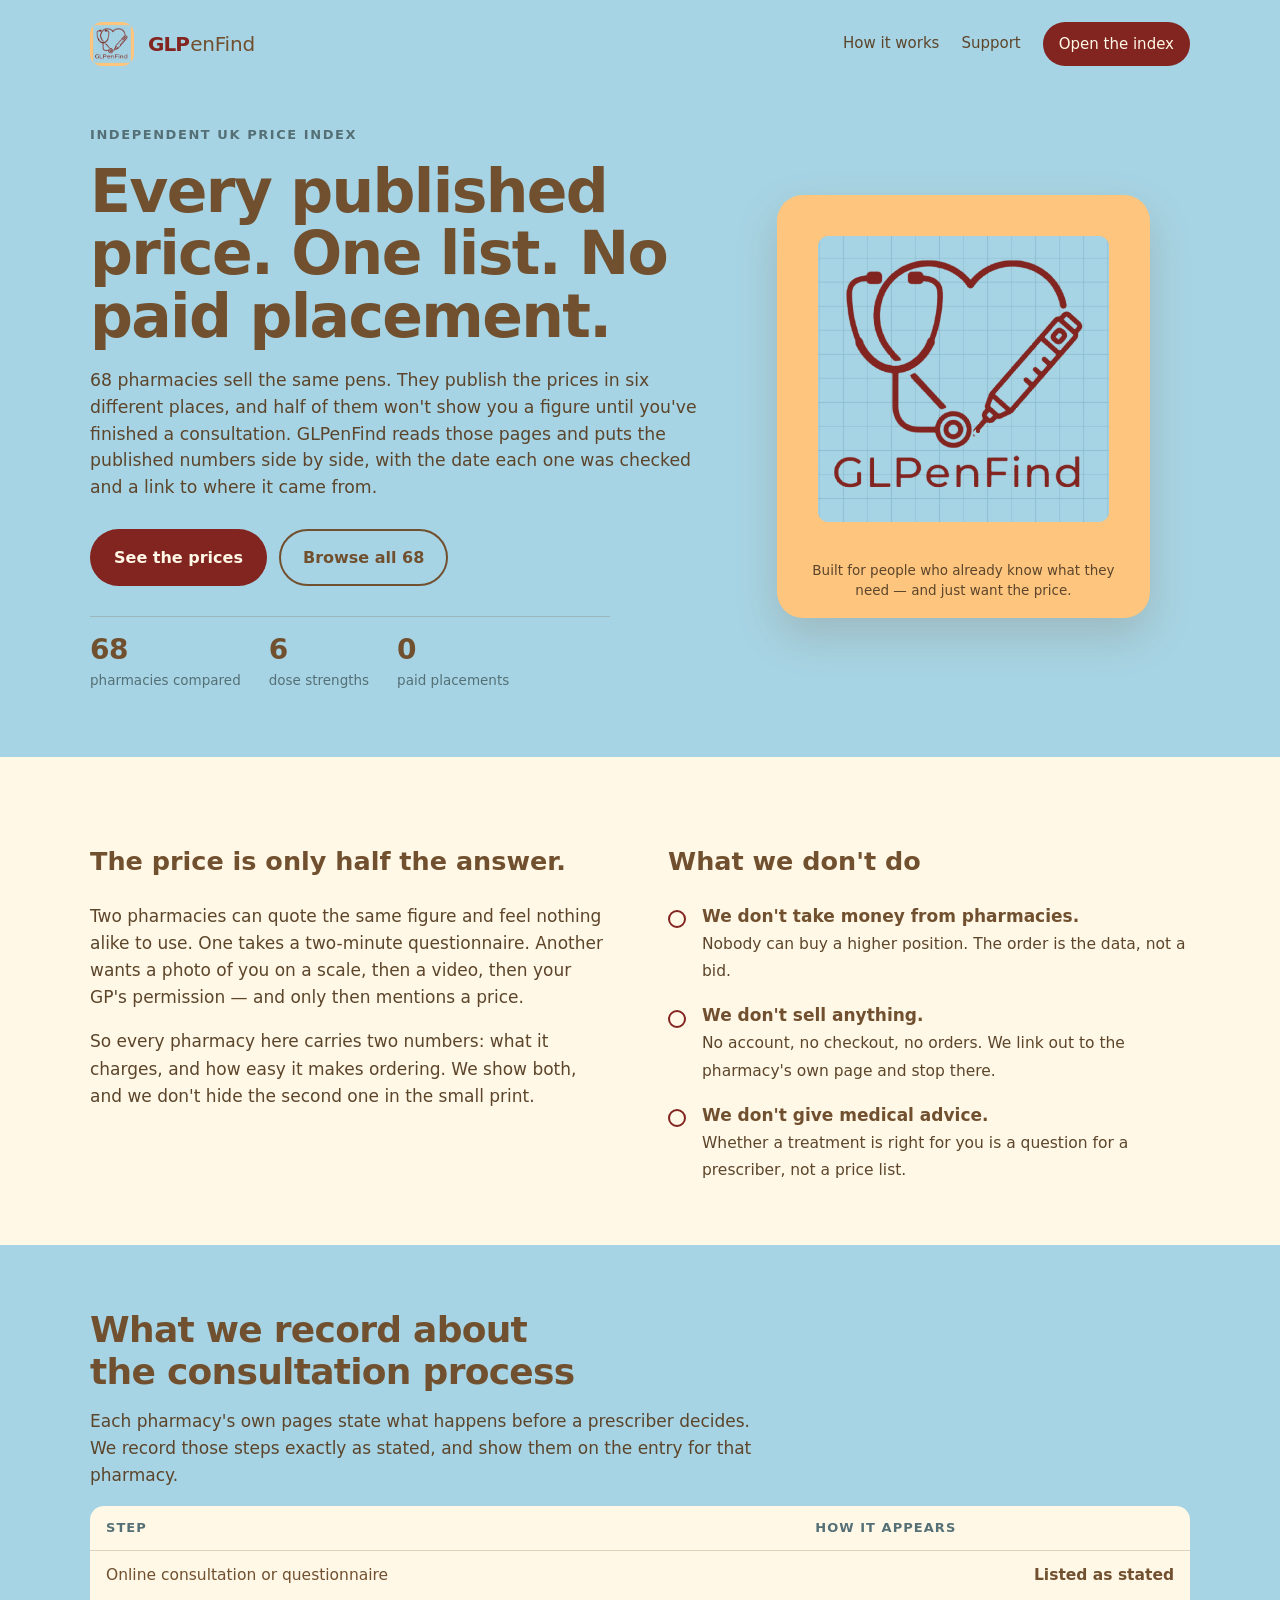
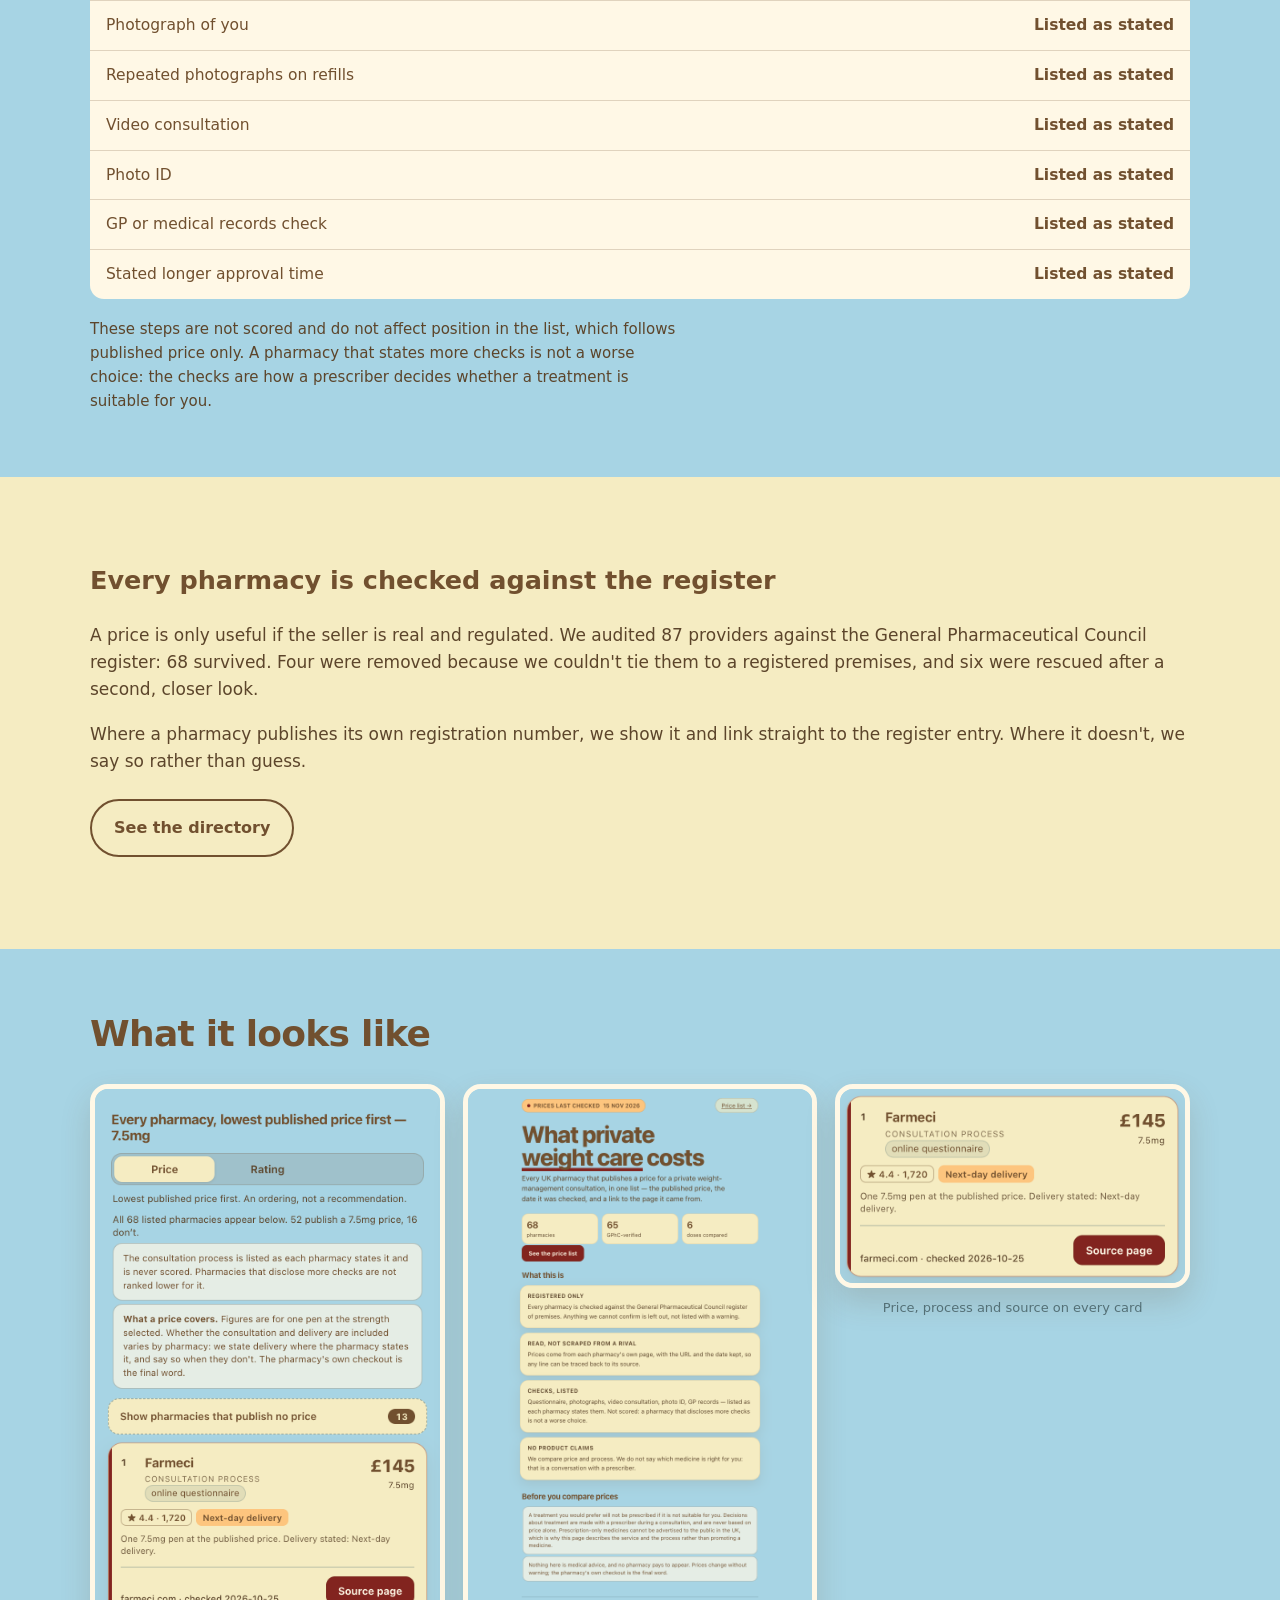
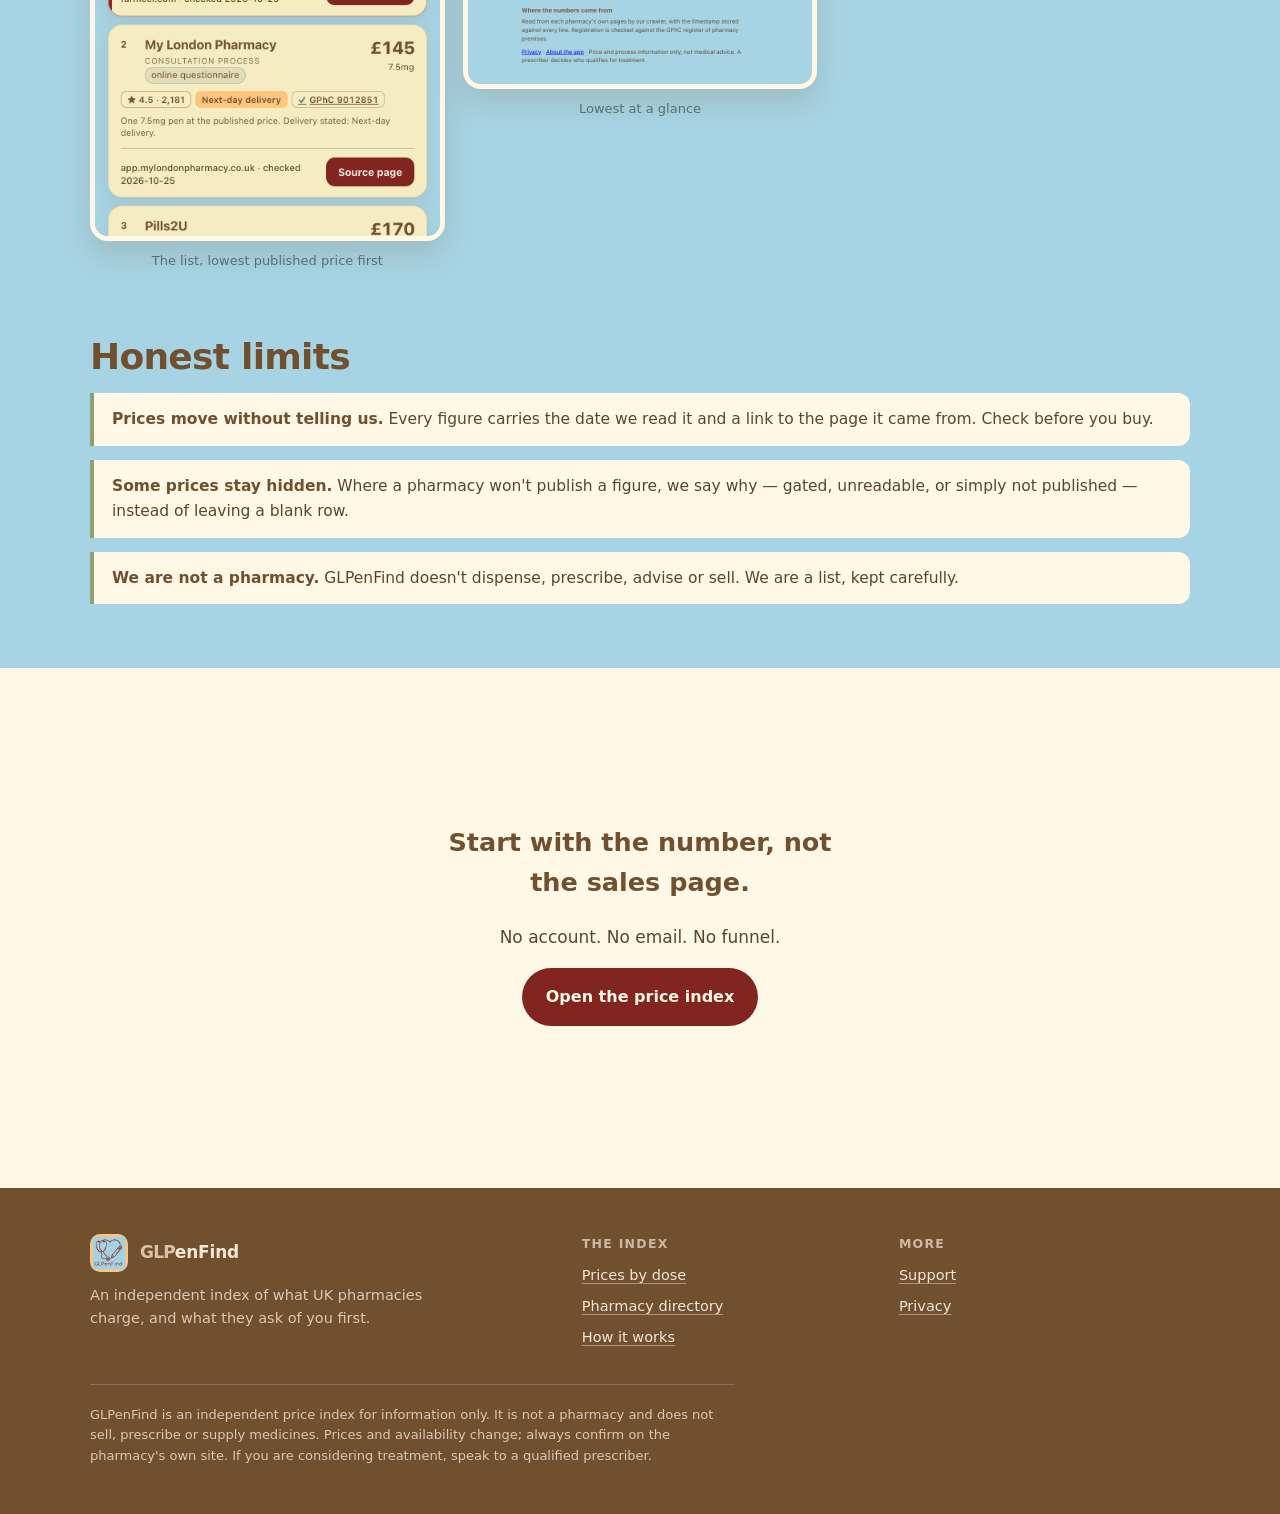
<file: index.html>
<!doctype html>
<html lang="en-GB">
<head>
<meta charset="utf-8">
<meta name="viewport" content="width=device-width, initial-scale=1">
<meta http-equiv="Cache-Control" content="no-store">
<title>GLPenFind — every published price, one list</title>
<meta name="description" content="An independent UK price index for weight-loss pens. 68 pharmacies, six dose strengths, with the published price, the date it was checked, and a link to the source page.">
<meta name="theme-color" content="#a7d4e4">
<link rel="icon" href="icon-192.png">
<link rel="apple-touch-icon" href="apple-touch-icon.png">
<link rel="stylesheet" href="site.css?v=6">
<style>html{scroll-behavior:smooth}</style>
</head>
<body>
<a class="skip" href="#main">Skip to content</a>

<div class="wrap">
  <header class="masthead">
    <img class="mark" src="img/logo.png" alt="">
    <a class="wordmark" href="index.html"><span class="glp">GLP</span>enFind</a>
    <nav class="nav">
      <a href="how-it-works.html">How it works</a>
      <a href="support.html">Support</a>
      <a class="cta" href="prices.html">Open the index</a>
    </nav>
  </header>
</div>

<main id="main">
  <div class="wrap">
    <section class="hero">
      <div>
        <p class="eyebrow">Independent UK price index</p>
        <h1>Every published price. One list. No paid placement.</h1>
        <p class="lede">68 pharmacies sell the same pens. They publish the prices in six different places, and half of them won't show you a figure until you've finished a consultation. GLPenFind reads those pages and puts the published numbers side by side, with the date each one was checked and a link to where it came from.</p>
        <div class="actions">
          <a class="btn btn-solid" href="prices.html">See the prices</a>
          <a class="btn btn-ghost" href="pharmacies.html">Browse all 68</a>
        </div>
        <div class="stats">
          <div class="stat"><b>68</b><span>pharmacies compared</span></div>
          <div class="stat"><b>6</b><span>dose strengths</span></div>
          <div class="stat"><b>0</b><span>paid placements</span></div>
        </div>
      </div>

      <figure class="hero-art">
        <img src="img/logo-hero.png" alt="GLPenFind logo: a stethoscope and an injection pen forming a heart, on graph paper">
        <figcaption>Built for people who already know what they need — and just want the price.</figcaption>
      </figure>
    </section>
  </div>

  <div class="band">
    <div class="wrap twoup">
      <div>
        <h2>The price is only half the answer.</h2>
        <p class="sub">Two pharmacies can quote the same figure and feel nothing alike to use. One takes a two-minute questionnaire. Another wants a photo of you on a scale, then a video, then your GP's permission — and only then mentions a price.</p>
        <p class="sub">So every pharmacy here carries two numbers: what it charges, and how easy it makes ordering. We show both, and we don't hide the second one in the small print.</p>
      </div>
      <div>
        <h2>What we don't do</h2>
        <ul class="points">
          <li><b>We don't take money from pharmacies.</b><span>Nobody can buy a higher position. The order is the data, not a bid.</span></li>
          <li><b>We don't sell anything.</b><span>No account, no checkout, no orders. We link out to the pharmacy's own page and stop there.</span></li>
          <li><b>We don't give medical advice.</b><span>Whether a treatment is right for you is a question for a prescriber, not a price list.</span></li>
        </ul>
      </div>
    </div>
  </div>

  <div class="wrap">
    <section style="padding:64px 0">
      <h2>What we record about the consultation process</h2>
      <p class="sub">Each pharmacy's own pages state what happens before a prescriber decides. We record those steps exactly as stated, and show them on the entry for that pharmacy.</p>
      <table class="record-table">
        <thead><tr><th>Step</th><th>How it appears</th></tr></thead>
        <tbody>
          <tr><td>Online consultation or questionnaire</td><td>Listed as stated</td></tr>
          <tr><td>Photograph of you</td><td>Listed as stated</td></tr>
          <tr><td>Repeated photographs on refills</td><td>Listed as stated</td></tr>
          <tr><td>Video consultation</td><td>Listed as stated</td></tr>
          <tr><td>Photo ID</td><td>Listed as stated</td></tr>
          <tr><td>GP or medical records check</td><td>Listed as stated</td></tr>
          <tr><td>Stated longer approval time</td><td>Listed as stated</td></tr>
        </tbody>
      </table>
      <p class="sub" style="margin-top:18px;font-size:15px">These steps are not scored and do not affect position in the list, which follows published price only. A pharmacy that states more checks is not a worse choice: the checks are how a prescriber decides whether a treatment is suitable for you.</p>
    </section>
  </div>

  <div class="band band-card">
    <div class="wrap">
      <h2>Every pharmacy is checked against the register</h2>
      <p class="sub">A price is only useful if the seller is real and regulated. We audited 87 providers against the General Pharmaceutical Council register: 68 survived. Four were removed because we couldn't tie them to a registered premises, and six were rescued after a second, closer look.</p>
      <p class="sub">Where a pharmacy publishes its own registration number, we show it and link straight to the register entry. Where it doesn't, we say so rather than guess.</p>
      <div class="actions" style="margin-top:24px">
        <a class="btn btn-ghost" href="pharmacies.html">See the directory</a>
      </div>
    </div>
  </div>

  <div class="wrap">
    <section style="padding:64px 0">
      <h2>What it looks like</h2>
      <div class="shots">
        <figure>
          <img src="img/shot-prices.png" alt="The price list screen, showing pharmacies by published price at the selected dose">
          <figcaption>The list, lowest published price first</figcaption>
        </figure>
        <figure>
          <img src="img/shot-home.png" alt="The home screen showing the lowest price at each dose">
          <figcaption>Lowest at a glance</figcaption>
        </figure>
        <figure>
          <img src="img/shot-card.png" alt="A pharmacy card showing the published price, the consultation process it states, and a link to the source page">
          <figcaption>Price, process and source on every card</figcaption>
        </figure>
      </div>
    </section>
  </div>

  <div class="wrap">
    <section style="padding:0 0 64px">
      <h2>Honest limits</h2>
      <ul class="limits">
        <li><b>Prices move without telling us.</b> Every figure carries the date we read it and a link to the page it came from. Check before you buy.</li>
        <li><b>Some prices stay hidden.</b> Where a pharmacy won't publish a figure, we say why — gated, unreadable, or simply not published — instead of leaving a blank row.</li>
        <li><b>We are not a pharmacy.</b> GLPenFind doesn't dispense, prescribe, advise or sell. We are a list, kept carefully.</li>
      </ul>
    </section>
  </div>

  <div class="band">
    <div class="wrap closer">
      <h2>Start with the number, not the sales page.</h2>
      <p class="sub">No account. No email. No funnel.</p>
      <div class="actions">
        <a class="btn btn-solid" href="prices.html">Open the price index</a>
      </div>
    </div>
  </div>
</main>

<footer>
  <div class="wrap">
    <div class="foot-grid">
      <div>
        <div class="foot-brand">
          <img class="mark" src="img/logo.png" alt="">
          <b><span class="glp">GLP</span>enFind</b>
        </div>
        <p style="margin:0;color:#d8c8b4;max-width:40ch">An independent index of what UK pharmacies charge, and what they ask of you first.</p>
      </div>
      <div>
        <h3>The index</h3>
        <ul>
          <li><a href="prices.html">Prices by dose</a></li>
          <li><a href="pharmacies.html">Pharmacy directory</a></li>
          <li><a href="how-it-works.html">How it works</a></li>
        </ul>
      </div>
      <div>
        <h3>More</h3>
        <ul>
          <li><a href="support.html">Support</a></li>
          <li><a href="privacy.html">Privacy</a></li>
        </ul>
      </div>
    </div>
    <p class="disclaimer">GLPenFind is an independent price index for information only. It is not a pharmacy and does not sell, prescribe or supply medicines. Prices and availability change; always confirm on the pharmacy's own site. If you are considering treatment, speak to a qualified prescriber.</p>
  </div>
</footer>
</body>
</html>
</file>
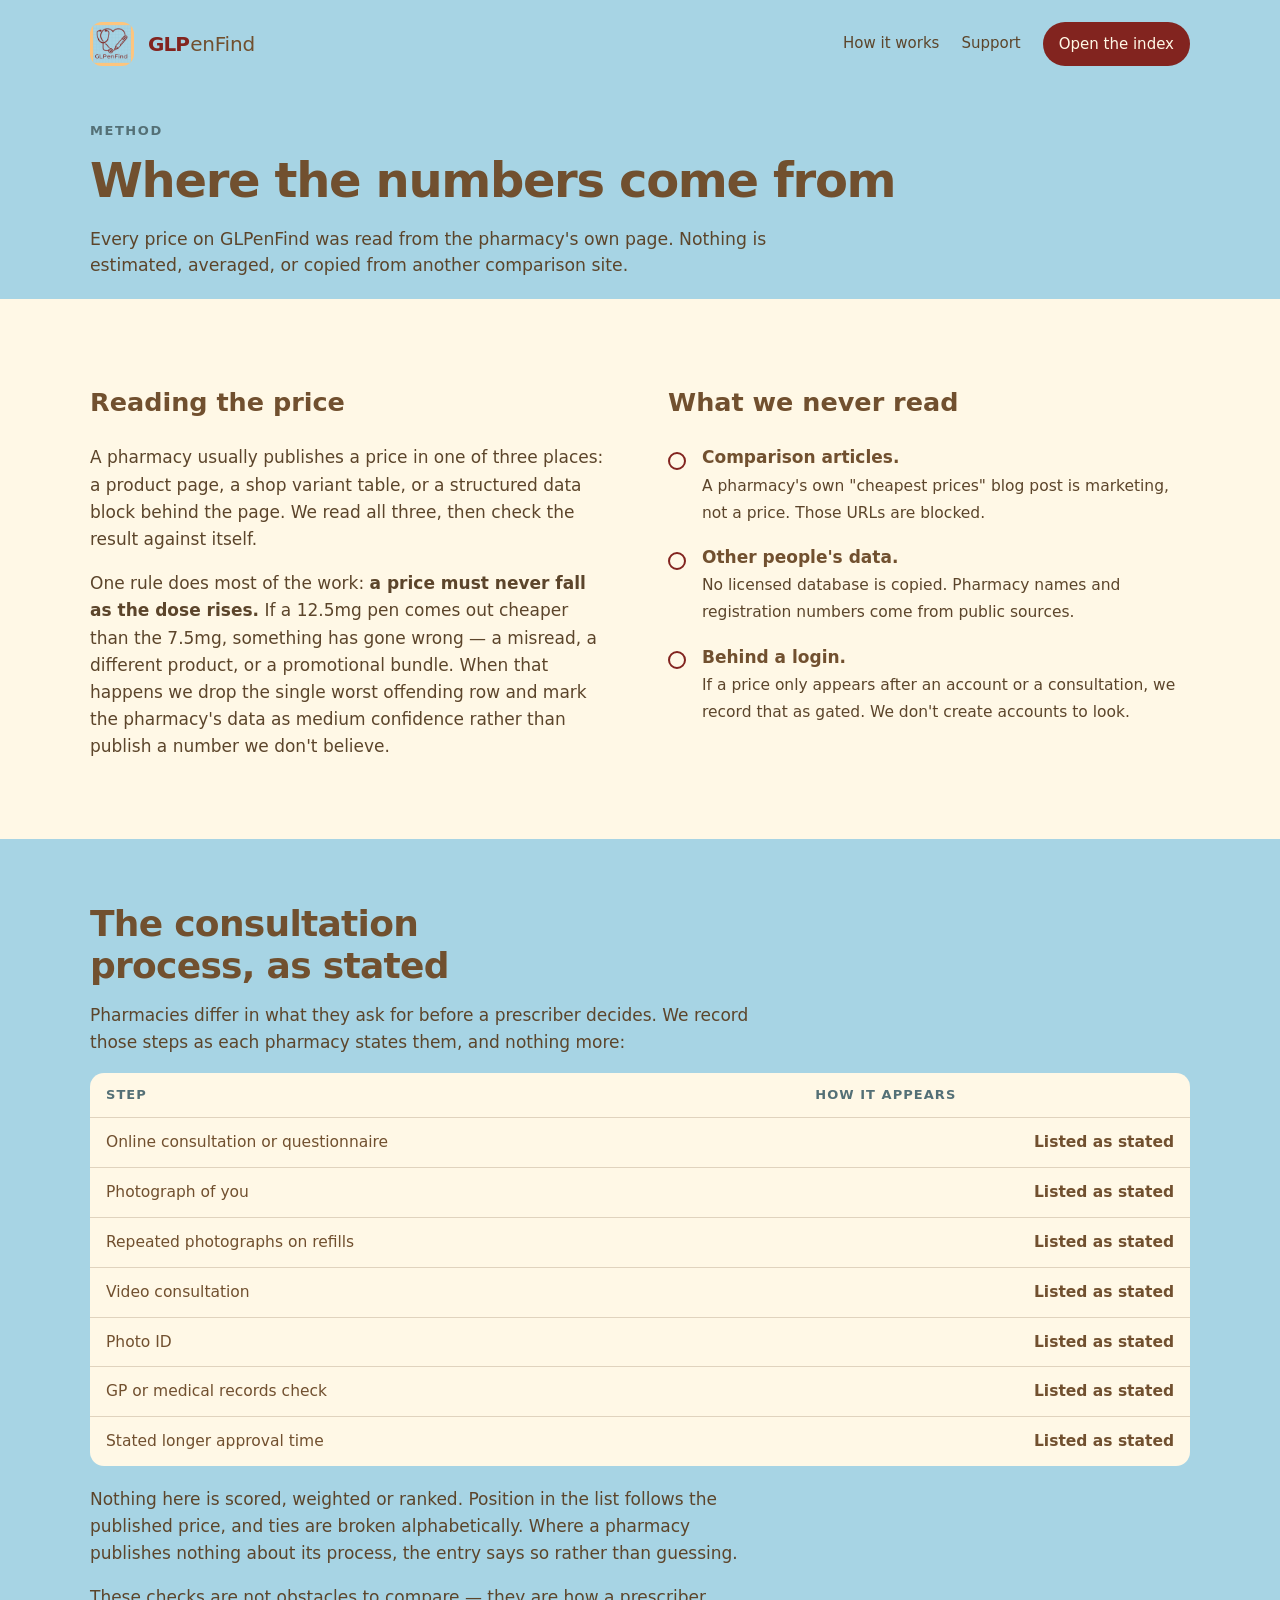
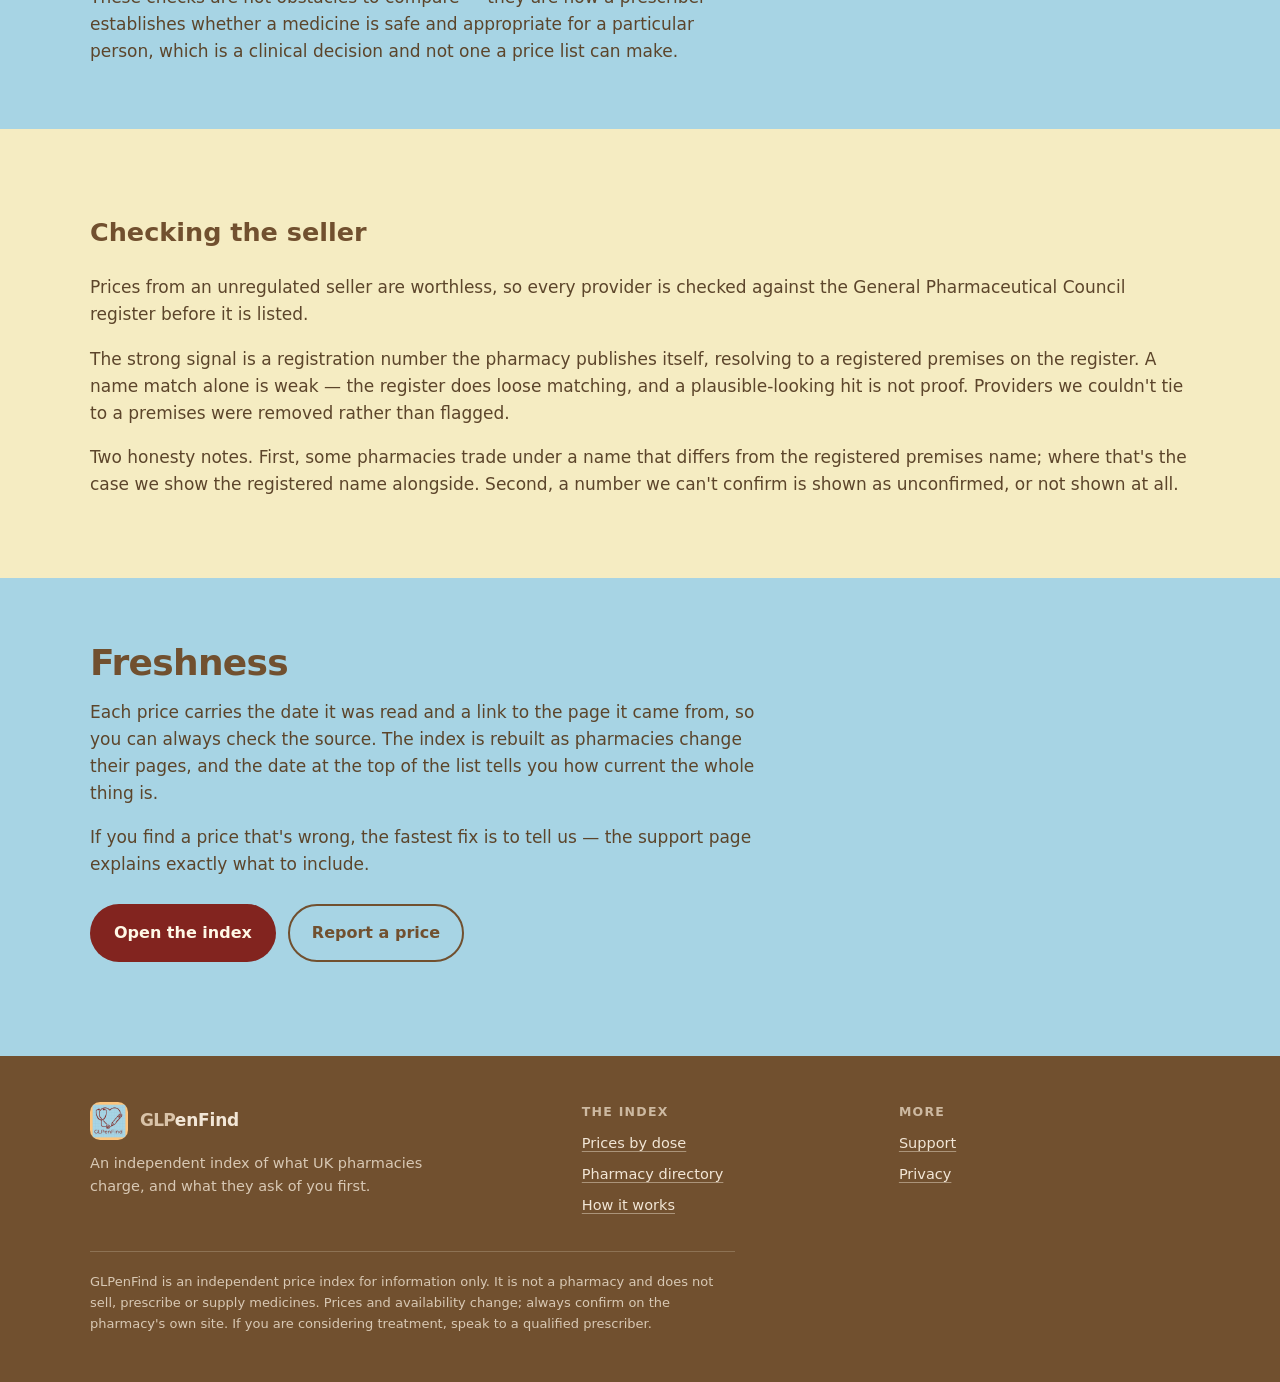
<file: how-it-works.html>
<!doctype html>
<html lang="en-GB">
<head>
<meta charset="utf-8">
<meta name="viewport" content="width=device-width, initial-scale=1">
<meta http-equiv="Cache-Control" content="no-store">
<title>How GLPenFind works — where the numbers come from</title>
<meta name="description" content="How GLPenFind reads prices, records the consultation process, verifies pharmacies against the GPhC register, and what it refuses to do.">
<meta name="theme-color" content="#a7d4e4">
<link rel="icon" href="icon-192.png">
<link rel="stylesheet" href="site.css?v=6">
</head>
<body>
<a class="skip" href="#main">Skip to content</a>

<div class="wrap">
  <header class="masthead">
    <img class="mark" src="img/logo.png" alt="">
    <a class="wordmark" href="index.html"><span class="glp">GLP</span>enFind</a>
    <nav class="nav">
      <a href="how-it-works.html" aria-current="page">How it works</a>
      <a href="support.html">Support</a>
      <a class="cta" href="prices.html">Open the index</a>
    </nav>
  </header>
</div>

<main id="main">
  <div class="wrap">
    <section style="padding:40px 0 20px">
      <p class="eyebrow">Method</p>
      <h1 style="font-size:clamp(30px,4.4vw,48px)">Where the numbers come from</h1>
      <p class="lede">Every price on GLPenFind was read from the pharmacy's own page. Nothing is estimated, averaged, or copied from another comparison site.</p>
    </section>
  </div>

  <div class="band">
    <div class="wrap twoup">
      <div>
        <h2>Reading the price</h2>
        <p class="sub">A pharmacy usually publishes a price in one of three places: a product page, a shop variant table, or a structured data block behind the page. We read all three, then check the result against itself.</p>
        <p class="sub">One rule does most of the work: <b>a price must never fall as the dose rises.</b> If a 12.5mg pen comes out cheaper than the 7.5mg, something has gone wrong — a misread, a different product, or a promotional bundle. When that happens we drop the single worst offending row and mark the pharmacy's data as medium confidence rather than publish a number we don't believe.</p>
      </div>
      <div>
        <h2>What we never read</h2>
        <ul class="points">
          <li><b>Comparison articles.</b><span>A pharmacy's own "cheapest prices" blog post is marketing, not a price. Those URLs are blocked.</span></li>
          <li><b>Other people's data.</b><span>No licensed database is copied. Pharmacy names and registration numbers come from public sources.</span></li>
          <li><b>Behind a login.</b><span>If a price only appears after an account or a consultation, we record that as gated. We don't create accounts to look.</span></li>
        </ul>
      </div>
    </div>
  </div>

  <div class="wrap">
    <section style="padding:64px 0">
      <h2>The consultation process, as stated</h2>
      <p class="sub">Pharmacies differ in what they ask for before a prescriber decides. We record those steps as each pharmacy states them, and nothing more:</p>
      <table class="record-table">
        <thead><tr><th>Step</th><th>How it appears</th></tr></thead>
        <tbody>
          <tr><td>Online consultation or questionnaire</td><td>Listed as stated</td></tr>
          <tr><td>Photograph of you</td><td>Listed as stated</td></tr>
          <tr><td>Repeated photographs on refills</td><td>Listed as stated</td></tr>
          <tr><td>Video consultation</td><td>Listed as stated</td></tr>
          <tr><td>Photo ID</td><td>Listed as stated</td></tr>
          <tr><td>GP or medical records check</td><td>Listed as stated</td></tr>
          <tr><td>Stated longer approval time</td><td>Listed as stated</td></tr>
        </tbody>
      </table>
      <p class="sub" style="margin-top:20px">Nothing here is scored, weighted or ranked. Position in the list follows the published price, and ties are broken alphabetically. Where a pharmacy publishes nothing about its process, the entry says so rather than guessing.</p>
      <p class="sub">These checks are not obstacles to compare — they are how a prescriber establishes whether a medicine is safe and appropriate for a particular person, which is a clinical decision and not one a price list can make.</p>
    </section>
  </div>

  <div class="band band-card">
    <div class="wrap">
      <h2>Checking the seller</h2>
      <p class="sub">Prices from an unregulated seller are worthless, so every provider is checked against the General Pharmaceutical Council register before it is listed.</p>
      <p class="sub">The strong signal is a registration number the pharmacy publishes itself, resolving to a registered premises on the register. A name match alone is weak — the register does loose matching, and a plausible-looking hit is not proof. Providers we couldn't tie to a premises were removed rather than flagged.</p>
      <p class="sub">Two honesty notes. First, some pharmacies trade under a name that differs from the registered premises name; where that's the case we show the registered name alongside. Second, a number we can't confirm is shown as unconfirmed, or not shown at all.</p>
    </div>
  </div>

  <div class="wrap">
    <section style="padding:64px 0">
      <h2>Freshness</h2>
      <p class="sub">Each price carries the date it was read and a link to the page it came from, so you can always check the source. The index is rebuilt as pharmacies change their pages, and the date at the top of the list tells you how current the whole thing is.</p>
      <p class="sub">If you find a price that's wrong, the fastest fix is to tell us — the support page explains exactly what to include.</p>
      <div class="actions" style="margin-top:26px">
        <a class="btn btn-solid" href="prices.html">Open the index</a>
        <a class="btn btn-ghost" href="support.html">Report a price</a>
      </div>
    </section>
  </div>
</main>

<footer>
  <div class="wrap">
    <div class="foot-grid">
      <div>
        <div class="foot-brand">
          <img class="mark" src="img/logo.png" alt="">
          <b><span class="glp">GLP</span>enFind</b>
        </div>
        <p style="margin:0;color:#d8c8b4;max-width:40ch">An independent index of what UK pharmacies charge, and what they ask of you first.</p>
      </div>
      <div>
        <h3>The index</h3>
        <ul>
          <li><a href="prices.html">Prices by dose</a></li>
          <li><a href="pharmacies.html">Pharmacy directory</a></li>
          <li><a href="how-it-works.html">How it works</a></li>
        </ul>
      </div>
      <div>
        <h3>More</h3>
        <ul>
          <li><a href="support.html">Support</a></li>
          <li><a href="privacy.html">Privacy</a></li>
        </ul>
      </div>
    </div>
    <p class="disclaimer">GLPenFind is an independent price index for information only. It is not a pharmacy and does not sell, prescribe or supply medicines. Prices and availability change; always confirm on the pharmacy's own site. If you are considering treatment, speak to a qualified prescriber.</p>
  </div>
</footer>
</body>
</html>
</file>
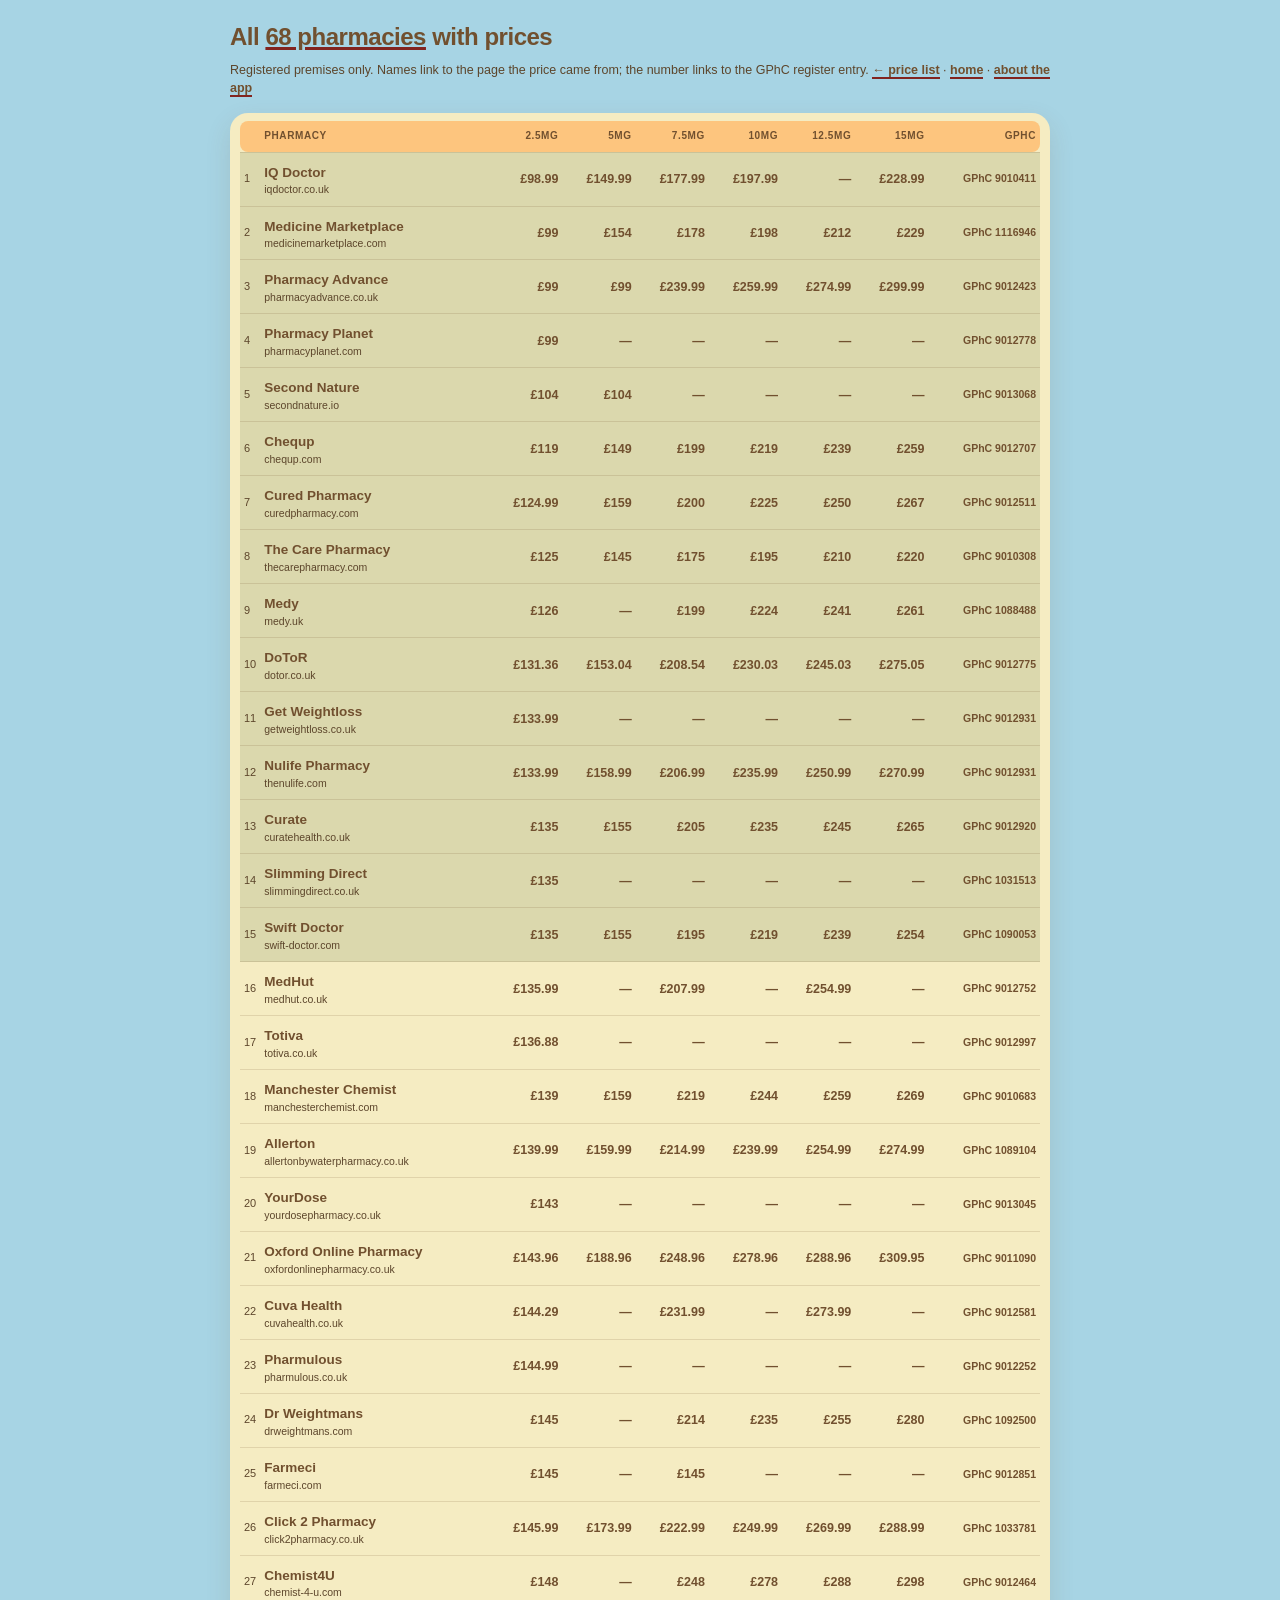
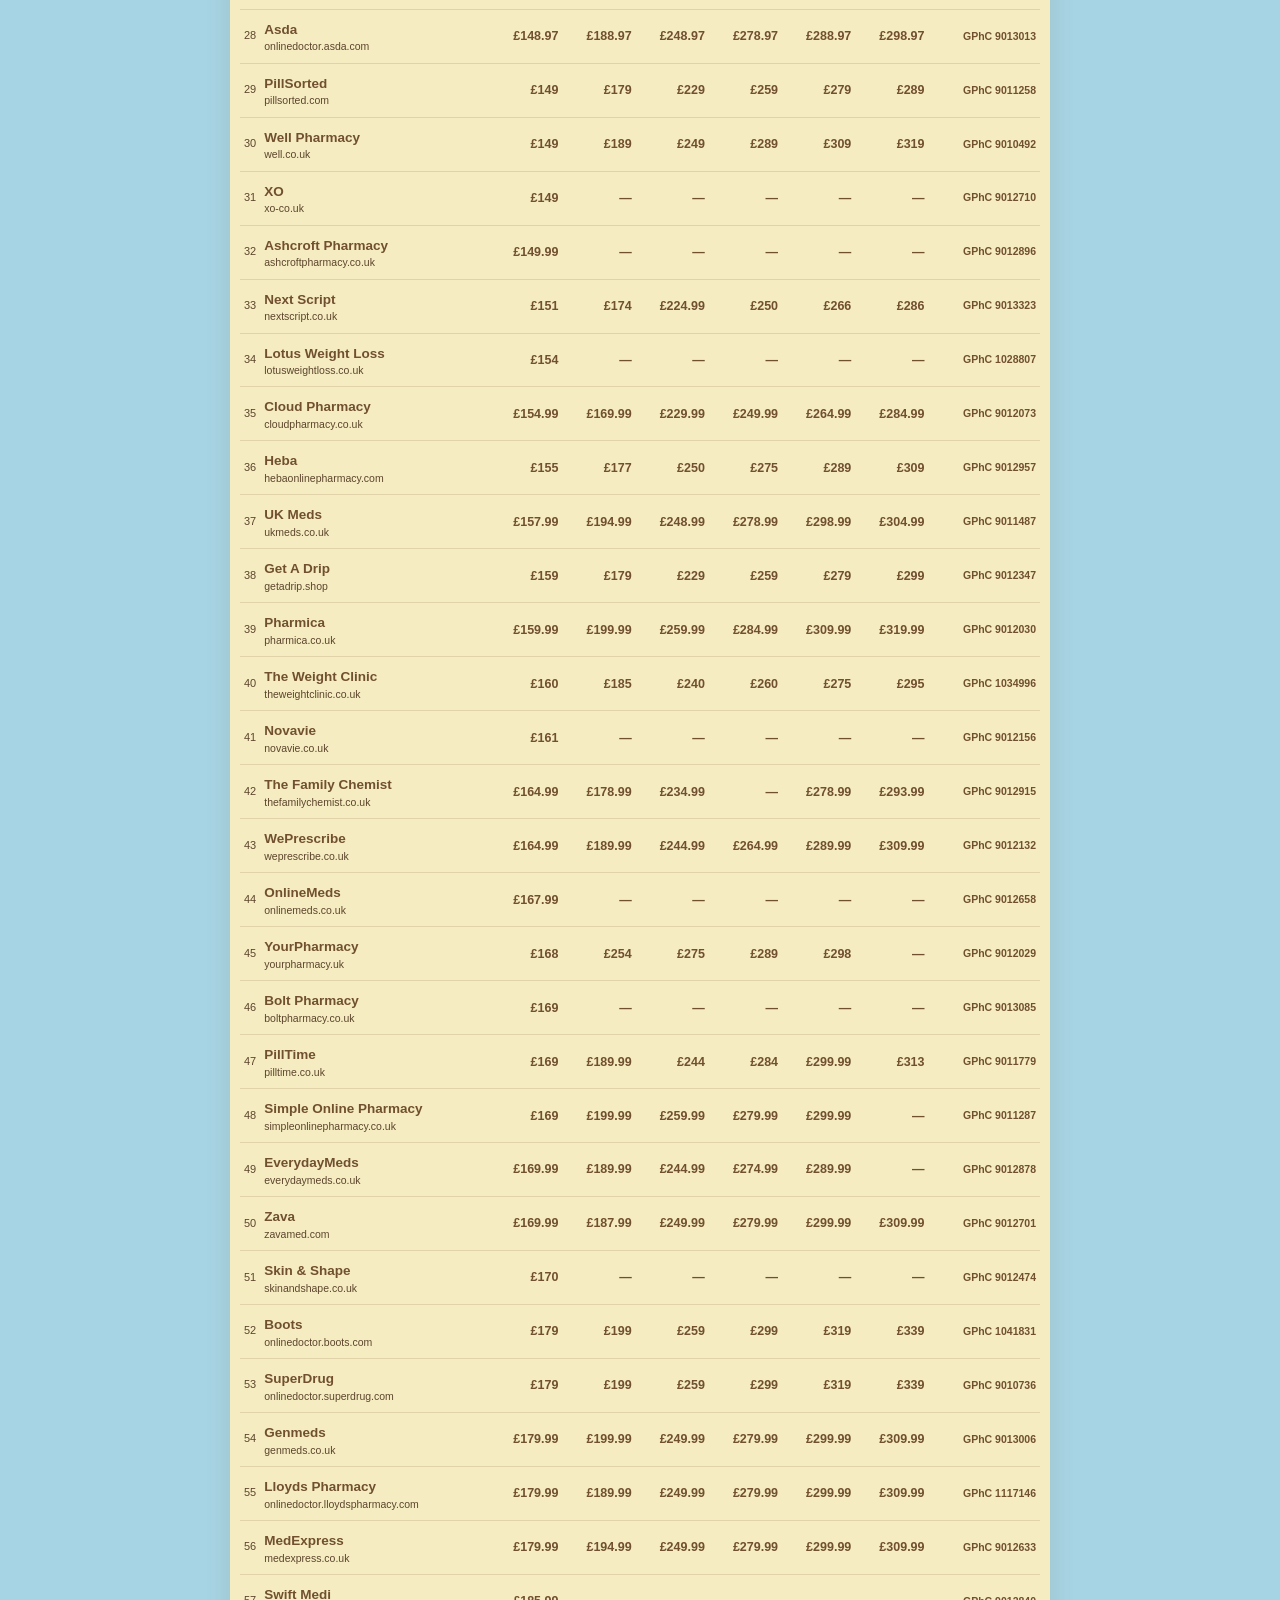
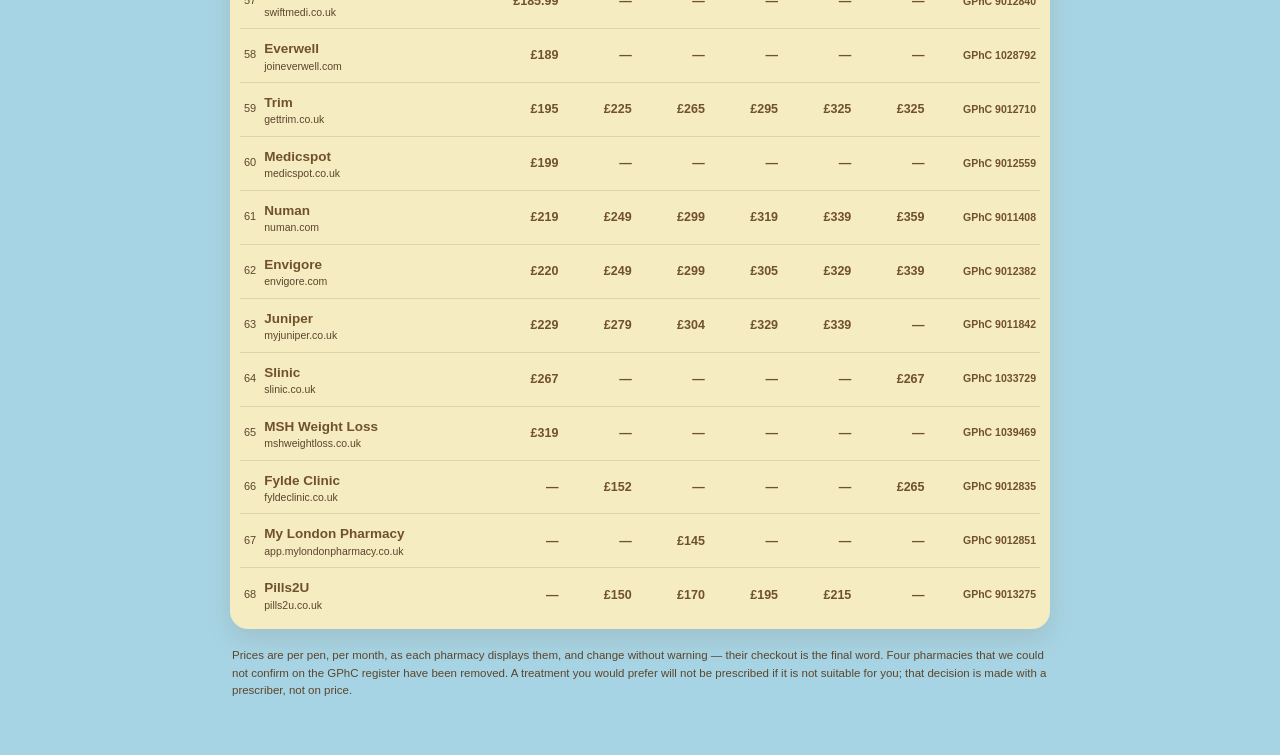
<file: pharmacies.html>
<!doctype html><html lang="en-GB"><head><meta charset="utf-8">
<meta http-equiv="Cache-Control" content="no-store, must-revalidate">
<meta name="viewport" content="width=device-width, initial-scale=1">
<meta name="theme-color" content="#a7d4e4">
<title>All pharmacies with prices — registered only</title>
<style>
:root{--field:#a7d4e4;--card:#f5ecc2;--ink:#71502f;--soft:#5c452b;--oxblood:#82241f;
--apricot:#fdc57e;--slate:#547076;--sage:#8fa071}
*{box-sizing:border-box}
body{margin:0;padding:20px 14px 56px;background:var(--field);color:var(--ink);
font:15px/1.45 -apple-system,BlinkMacSystemFont,"Segoe UI",Inter,sans-serif}
.wrap{max-width:820px;margin:0 auto}
h1{font-size:24px;letter-spacing:-.02em;margin:0 0 6px}
h1 em{font-style:normal;text-decoration:underline;text-decoration-color:var(--oxblood);
text-decoration-thickness:.13em;text-underline-offset:.09em}
.sub{color:var(--soft);font-size:12.5px;margin:0 0 16px}
.sub a{color:var(--ink);text-decoration:none;font-weight:650;border-bottom:2px solid var(--oxblood)}
.plate{background:var(--card);border-radius:18px;padding:8px 10px;box-shadow:0 10px 26px rgba(113,80,47,.14)}
table{width:100%;border-collapse:collapse;font-variant-numeric:tabular-nums}
thead th{position:sticky;top:0;background:var(--apricot);color:var(--ink);font-size:10px;
text-transform:uppercase;letter-spacing:.06em;text-align:right;padding:8px 4px;font-weight:700}
thead th:first-child{border-radius:8px 0 0 8px}thead th:last-child{border-radius:0 8px 8px 0}
th.name-h{text-align:left}
td{padding:8px 4px;border-top:1px solid rgba(113,80,47,.16);vertical-align:middle}
tr.cheap td{background:rgba(143,160,113,.26)}
td.n{width:20px;color:var(--soft);font-size:11px}
td.name a{color:var(--ink);font-weight:640;text-decoration:none;font-size:13.5px}
.host{display:block;font-size:10.5px;color:var(--soft)}
td.pr{text-align:right;font-size:12.5px;font-weight:600;white-space:nowrap}
td.rt{text-align:right;font-size:10.5px;white-space:nowrap}
.reg{color:var(--ink);text-decoration:none;font-weight:650}
.reg.none{color:var(--soft)}
.note{font-size:11.5px;color:var(--soft);line-height:1.5;margin:18px 2px 0}
.scroll{overflow-x:auto}
</style></head><body><div class="wrap">
<h1>All <em>68 pharmacies</em> with prices</h1>
<p class="sub">Registered premises only. Names link to the page the price came from; the number links to the GPhC register entry. <a href="/prices.html">← price list</a> · <a href="/index.html">home</a> · <a href="/site/">about the app</a></p>
<div class="plate"><div class="scroll"><table>
<thead><tr><th></th><th class="name-h">Pharmacy</th><th>2.5mg</th><th>5mg</th><th>7.5mg</th><th>10mg</th><th>12.5mg</th><th>15mg</th><th>GPhC</th></tr></thead>
<tbody><tr class="cheap"><td class="n">1</td><td class="name"><a href="https://www.iqdoctor.co.uk/treatments/weight-loss/mounjaro-tirzepatide-injection" target="_blank" rel="noopener">IQ Doctor</a><span class="host">iqdoctor.co.uk</span></td><td class="pr">£98.99</td><td class="pr">£149.99</td><td class="pr">£177.99</td><td class="pr">£197.99</td><td class="pr">—</td><td class="pr">£228.99</td><td class="rt"><a class="reg" href="https://www.pharmacyregulation.org/registers/pharmacy/9010411" target="_blank" rel="noopener">GPhC 9010411</a></td></tr><tr class="cheap"><td class="n">2</td><td class="name"><a href="https://www.medicinemarketplace.com/all-medical-treatments/medical-weight-loss/" target="_blank" rel="noopener">Medicine Marketplace</a><span class="host">medicinemarketplace.com</span></td><td class="pr">£99</td><td class="pr">£154</td><td class="pr">£178</td><td class="pr">£198</td><td class="pr">£212</td><td class="pr">£229</td><td class="rt"><a class="reg" href="https://www.pharmacyregulation.org/registers/pharmacy/1116946" target="_blank" rel="noopener">GPhC 1116946</a></td></tr><tr class="cheap"><td class="n">3</td><td class="name"><a href="https://pharmacyadvance.co.uk/online-treatments/weight-loss" target="_blank" rel="noopener">Pharmacy Advance</a><span class="host">pharmacyadvance.co.uk</span></td><td class="pr">£99</td><td class="pr">£99</td><td class="pr">£239.99</td><td class="pr">£259.99</td><td class="pr">£274.99</td><td class="pr">£299.99</td><td class="rt"><a class="reg" href="https://www.pharmacyregulation.org/registers/pharmacy/9012423" target="_blank" rel="noopener">GPhC 9012423</a></td></tr><tr class="cheap"><td class="n">4</td><td class="name"><a href="https://www.pharmacyplanet.com/mounjaro.html" target="_blank" rel="noopener">Pharmacy Planet</a><span class="host">pharmacyplanet.com</span></td><td class="pr">£99</td><td class="pr">—</td><td class="pr">—</td><td class="pr">—</td><td class="pr">—</td><td class="pr">—</td><td class="rt"><a class="reg" href="https://www.pharmacyregulation.org/registers/pharmacy/9012778" target="_blank" rel="noopener">GPhC 9012778</a></td></tr><tr class="cheap"><td class="n">5</td><td class="name"><a href="https://www.secondnature.io/weight-loss-medication" target="_blank" rel="noopener">Second Nature</a><span class="host">secondnature.io</span></td><td class="pr">£104</td><td class="pr">£104</td><td class="pr">—</td><td class="pr">—</td><td class="pr">—</td><td class="pr">—</td><td class="rt"><a class="reg" href="https://www.pharmacyregulation.org/registers/pharmacy/9013068" target="_blank" rel="noopener">GPhC 9013068</a></td></tr><tr class="cheap"><td class="n">6</td><td class="name"><a href="https://chequp.com/mounjaro/glp-1" target="_blank" rel="noopener">Chequp</a><span class="host">chequp.com</span></td><td class="pr">£119</td><td class="pr">£149</td><td class="pr">£199</td><td class="pr">£219</td><td class="pr">£239</td><td class="pr">£259</td><td class="rt"><a class="reg" href="https://www.pharmacyregulation.org/registers/pharmacy/9012707" target="_blank" rel="noopener">GPhC 9012707</a></td></tr><tr class="cheap"><td class="n">7</td><td class="name"><a href="https://curedpharmacy.com/pages/cheapest-mounjaro-uk" target="_blank" rel="noopener">Cured Pharmacy</a><span class="host">curedpharmacy.com</span></td><td class="pr">£124.99</td><td class="pr">£159</td><td class="pr">£200</td><td class="pr">£225</td><td class="pr">£250</td><td class="pr">£267</td><td class="rt"><a class="reg" href="https://www.pharmacyregulation.org/registers/pharmacy/9012511" target="_blank" rel="noopener">GPhC 9012511</a></td></tr><tr class="cheap"><td class="n">8</td><td class="name"><a href="https://thecarepharmacy.com/mounjaro-price-comparison-uk" target="_blank" rel="noopener">The Care Pharmacy</a><span class="host">thecarepharmacy.com</span></td><td class="pr">£125</td><td class="pr">£145</td><td class="pr">£175</td><td class="pr">£195</td><td class="pr">£210</td><td class="pr">£220</td><td class="rt"><a class="reg" href="https://www.pharmacyregulation.org/registers/pharmacy/9010308" target="_blank" rel="noopener">GPhC 9010308</a></td></tr><tr class="cheap"><td class="n">9</td><td class="name"><a href="https://www.medy.uk/weight-loss-treatments" target="_blank" rel="noopener">Medy</a><span class="host">medy.uk</span></td><td class="pr">£126</td><td class="pr">—</td><td class="pr">£199</td><td class="pr">£224</td><td class="pr">£241</td><td class="pr">£261</td><td class="rt"><a class="reg" href="https://www.pharmacyregulation.org/registers/pharmacy/1088488" target="_blank" rel="noopener">GPhC 1088488</a></td></tr><tr class="cheap"><td class="n">10</td><td class="name"><a href="https://dotor.co.uk/mounjaro" target="_blank" rel="noopener">DoToR</a><span class="host">dotor.co.uk</span></td><td class="pr">£131.36</td><td class="pr">£153.04</td><td class="pr">£208.54</td><td class="pr">£230.03</td><td class="pr">£245.03</td><td class="pr">£275.05</td><td class="rt"><a class="reg" href="https://www.pharmacyregulation.org/registers/pharmacy/9012775" target="_blank" rel="noopener">GPhC 9012775</a></td></tr><tr class="cheap"><td class="n">11</td><td class="name"><a href="https://getweightloss.co.uk/medications/mounjaro" target="_blank" rel="noopener">Get Weightloss</a><span class="host">getweightloss.co.uk</span></td><td class="pr">£133.99</td><td class="pr">—</td><td class="pr">—</td><td class="pr">—</td><td class="pr">—</td><td class="pr">—</td><td class="rt"><a class="reg" href="https://www.pharmacyregulation.org/registers/pharmacy/9012931" target="_blank" rel="noopener">GPhC 9012931</a></td></tr><tr class="cheap"><td class="n">12</td><td class="name"><a href="https://www.thenulife.com/weight-loss-management" target="_blank" rel="noopener">Nulife Pharmacy</a><span class="host">thenulife.com</span></td><td class="pr">£133.99</td><td class="pr">£158.99</td><td class="pr">£206.99</td><td class="pr">£235.99</td><td class="pr">£250.99</td><td class="pr">£270.99</td><td class="rt"><a class="reg" href="https://www.pharmacyregulation.org/registers/pharmacy/9012931" target="_blank" rel="noopener">GPhC 9012931</a></td></tr><tr class="cheap"><td class="n">13</td><td class="name"><a href="https://curatehealth.co.uk/weight-loss/mounjaro" target="_blank" rel="noopener">Curate</a><span class="host">curatehealth.co.uk</span></td><td class="pr">£135</td><td class="pr">£155</td><td class="pr">£205</td><td class="pr">£235</td><td class="pr">£245</td><td class="pr">£265</td><td class="rt"><a class="reg" href="https://www.pharmacyregulation.org/registers/pharmacy/9012920" target="_blank" rel="noopener">GPhC 9012920</a></td></tr><tr class="cheap"><td class="n">14</td><td class="name"><a href="https://slimmingdirect.co.uk/product/mounjaro-weight-loss-injection" target="_blank" rel="noopener">Slimming Direct</a><span class="host">slimmingdirect.co.uk</span></td><td class="pr">£135</td><td class="pr">—</td><td class="pr">—</td><td class="pr">—</td><td class="pr">—</td><td class="pr">—</td><td class="rt"><a class="reg" href="https://www.pharmacyregulation.org/registers/pharmacy/1031513" target="_blank" rel="noopener">GPhC 1031513</a></td></tr><tr class="cheap"><td class="n">15</td><td class="name"><a href="https://swift-doctor.com/collections/weight-loss" target="_blank" rel="noopener">Swift Doctor</a><span class="host">swift-doctor.com</span></td><td class="pr">£135</td><td class="pr">£155</td><td class="pr">£195</td><td class="pr">£219</td><td class="pr">£239</td><td class="pr">£254</td><td class="rt"><a class="reg" href="https://www.pharmacyregulation.org/registers/pharmacy/1090053" target="_blank" rel="noopener">GPhC 1090053</a></td></tr><tr><td class="n">16</td><td class="name"><a href="https://www.medhut.co.uk/blog/mounjaro-uk-cost-how-to-get-it" target="_blank" rel="noopener">MedHut</a><span class="host">medhut.co.uk</span></td><td class="pr">£135.99</td><td class="pr">—</td><td class="pr">£207.99</td><td class="pr">—</td><td class="pr">£254.99</td><td class="pr">—</td><td class="rt"><a class="reg" href="https://www.pharmacyregulation.org/registers/pharmacy/9012752" target="_blank" rel="noopener">GPhC 9012752</a></td></tr><tr><td class="n">17</td><td class="name"><a href="https://www.totiva.co.uk/services/weight-loss/mounjaro" target="_blank" rel="noopener">Totiva</a><span class="host">totiva.co.uk</span></td><td class="pr">£136.88</td><td class="pr">—</td><td class="pr">—</td><td class="pr">—</td><td class="pr">—</td><td class="pr">—</td><td class="rt"><a class="reg" href="https://www.pharmacyregulation.org/registers/pharmacy/9012997" target="_blank" rel="noopener">GPhC 9012997</a></td></tr><tr><td class="n">18</td><td class="name"><a href="https://manchesterchemist.com/mounjaro-manchester" target="_blank" rel="noopener">Manchester Chemist</a><span class="host">manchesterchemist.com</span></td><td class="pr">£139</td><td class="pr">£159</td><td class="pr">£219</td><td class="pr">£244</td><td class="pr">£259</td><td class="pr">£269</td><td class="rt"><a class="reg" href="https://www.pharmacyregulation.org/registers/pharmacy/9010683" target="_blank" rel="noopener">GPhC 9010683</a></td></tr><tr><td class="n">19</td><td class="name"><a href="https://allertonbywaterpharmacy.co.uk/private-services/weight-management/reorder" target="_blank" rel="noopener">Allerton</a><span class="host">allertonbywaterpharmacy.co.uk</span></td><td class="pr">£139.99</td><td class="pr">£159.99</td><td class="pr">£214.99</td><td class="pr">£239.99</td><td class="pr">£254.99</td><td class="pr">£274.99</td><td class="rt"><a class="reg" href="https://www.pharmacyregulation.org/registers/pharmacy/1089104" target="_blank" rel="noopener">GPhC 1089104</a></td></tr><tr><td class="n">20</td><td class="name"><a href="https://yourdosepharmacy.co.uk/shop/mounjaro-weight-loss" target="_blank" rel="noopener">YourDose</a><span class="host">yourdosepharmacy.co.uk</span></td><td class="pr">£143</td><td class="pr">—</td><td class="pr">—</td><td class="pr">—</td><td class="pr">—</td><td class="pr">—</td><td class="rt"><a class="reg" href="https://www.pharmacyregulation.org/registers/pharmacy/9013045" target="_blank" rel="noopener">GPhC 9013045</a></td></tr><tr><td class="n">21</td><td class="name"><a href="https://www.oxfordonlinepharmacy.co.uk/weight-loss/mounjaro" target="_blank" rel="noopener">Oxford Online Pharmacy</a><span class="host">oxfordonlinepharmacy.co.uk</span></td><td class="pr">£143.96</td><td class="pr">£188.96</td><td class="pr">£248.96</td><td class="pr">£278.96</td><td class="pr">£288.96</td><td class="pr">£309.95</td><td class="rt"><a class="reg" href="https://www.pharmacyregulation.org/registers/pharmacy/9011090" target="_blank" rel="noopener">GPhC 9011090</a></td></tr><tr><td class="n">22</td><td class="name"><a href="https://cuvahealth.co.uk/product/mounjaro" target="_blank" rel="noopener">Cuva Health</a><span class="host">cuvahealth.co.uk</span></td><td class="pr">£144.29</td><td class="pr">—</td><td class="pr">£231.99</td><td class="pr">—</td><td class="pr">£273.99</td><td class="pr">—</td><td class="rt"><a class="reg" href="https://www.pharmacyregulation.org/registers/pharmacy/9012581" target="_blank" rel="noopener">GPhC 9012581</a></td></tr><tr><td class="n">23</td><td class="name"><a href="https://www.pharmulous.co.uk/online-doctor/weight-loss/mounjaro-injection" target="_blank" rel="noopener">Pharmulous</a><span class="host">pharmulous.co.uk</span></td><td class="pr">£144.99</td><td class="pr">—</td><td class="pr">—</td><td class="pr">—</td><td class="pr">—</td><td class="pr">—</td><td class="rt"><a class="reg" href="https://www.pharmacyregulation.org/registers/pharmacy/9012252" target="_blank" rel="noopener">GPhC 9012252</a></td></tr><tr><td class="n">24</td><td class="name"><a href="https://drweightmans.com/product/mounjaro" target="_blank" rel="noopener">Dr Weightmans</a><span class="host">drweightmans.com</span></td><td class="pr">£145</td><td class="pr">—</td><td class="pr">£214</td><td class="pr">£235</td><td class="pr">£255</td><td class="pr">£280</td><td class="rt"><a class="reg" href="https://www.pharmacyregulation.org/registers/pharmacy/1092500" target="_blank" rel="noopener">GPhC 1092500</a></td></tr><tr><td class="n">25</td><td class="name"><a href="https://farmeci.com/onlineclinic/mounjaro-pen" target="_blank" rel="noopener">Farmeci</a><span class="host">farmeci.com</span></td><td class="pr">£145</td><td class="pr">—</td><td class="pr">£145</td><td class="pr">—</td><td class="pr">—</td><td class="pr">—</td><td class="rt"><a class="reg" href="https://www.pharmacyregulation.org/registers/pharmacy/9012851" target="_blank" rel="noopener">GPhC 9012851</a></td></tr><tr><td class="n">26</td><td class="name"><a href="https://click2pharmacy.co.uk/mounjaro" target="_blank" rel="noopener">Click 2 Pharmacy</a><span class="host">click2pharmacy.co.uk</span></td><td class="pr">£145.99</td><td class="pr">£173.99</td><td class="pr">£222.99</td><td class="pr">£249.99</td><td class="pr">£269.99</td><td class="pr">£288.99</td><td class="rt"><a class="reg" href="https://www.pharmacyregulation.org/registers/pharmacy/1033781" target="_blank" rel="noopener">GPhC 1033781</a></td></tr><tr><td class="n">27</td><td class="name"><a href="https://www.chemist-4-u.com/weight-loss/weight-loss-injections" target="_blank" rel="noopener">Chemist4U</a><span class="host">chemist-4-u.com</span></td><td class="pr">£148</td><td class="pr">—</td><td class="pr">£248</td><td class="pr">£278</td><td class="pr">£288</td><td class="pr">£298</td><td class="rt"><a class="reg" href="https://www.pharmacyregulation.org/registers/pharmacy/9012464" target="_blank" rel="noopener">GPhC 9012464</a></td></tr><tr><td class="n">28</td><td class="name"><a href="https://onlinedoctor.asda.com/uk/wegovy-vs-mounjaro-vs-ozempic.html" target="_blank" rel="noopener">Asda</a><span class="host">onlinedoctor.asda.com</span></td><td class="pr">£148.97</td><td class="pr">£188.97</td><td class="pr">£248.97</td><td class="pr">£278.97</td><td class="pr">£288.97</td><td class="pr">£298.97</td><td class="rt"><a class="reg" href="https://www.pharmacyregulation.org/registers/pharmacy/9013013" target="_blank" rel="noopener">GPhC 9013013</a></td></tr><tr><td class="n">29</td><td class="name"><a href="https://pillsorted.com/product/mounjaro" target="_blank" rel="noopener">PillSorted</a><span class="host">pillsorted.com</span></td><td class="pr">£149</td><td class="pr">£179</td><td class="pr">£229</td><td class="pr">£259</td><td class="pr">£279</td><td class="pr">£289</td><td class="rt"><a class="reg" href="https://www.pharmacyregulation.org/registers/pharmacy/9011258" target="_blank" rel="noopener">GPhC 9011258</a></td></tr><tr><td class="n">30</td><td class="name"><a href="https://www.well.co.uk/mounjaro" target="_blank" rel="noopener">Well Pharmacy</a><span class="host">well.co.uk</span></td><td class="pr">£149</td><td class="pr">£189</td><td class="pr">£249</td><td class="pr">£289</td><td class="pr">£309</td><td class="pr">£319</td><td class="rt"><a class="reg" href="https://www.pharmacyregulation.org/registers/pharmacy/9010492" target="_blank" rel="noopener">GPhC 9010492</a></td></tr><tr><td class="n">31</td><td class="name"><a href="https://www.xo-co.uk/pages/mounjaro" target="_blank" rel="noopener">XO</a><span class="host">xo-co.uk</span></td><td class="pr">£149</td><td class="pr">—</td><td class="pr">—</td><td class="pr">—</td><td class="pr">—</td><td class="pr">—</td><td class="rt"><a class="reg" href="https://www.pharmacyregulation.org/registers/pharmacy/9012710" target="_blank" rel="noopener">GPhC 9012710</a></td></tr><tr><td class="n">32</td><td class="name"><a href="https://www.ashcroftpharmacy.co.uk/online-doctor/weight-loss/weight-loss-mounjaro" target="_blank" rel="noopener">Ashcroft Pharmacy</a><span class="host">ashcroftpharmacy.co.uk</span></td><td class="pr">£149.99</td><td class="pr">—</td><td class="pr">—</td><td class="pr">—</td><td class="pr">—</td><td class="pr">—</td><td class="rt"><a class="reg" href="https://www.pharmacyregulation.org/registers/pharmacy/9012896" target="_blank" rel="noopener">GPhC 9012896</a></td></tr><tr><td class="n">33</td><td class="name"><a href="https://nextscript.co.uk/shop/mounjaro-weight-loss/" target="_blank" rel="noopener">Next Script</a><span class="host">nextscript.co.uk</span></td><td class="pr">£151</td><td class="pr">£174</td><td class="pr">£224.99</td><td class="pr">£250</td><td class="pr">£266</td><td class="pr">£286</td><td class="rt"><a class="reg" href="https://www.pharmacyregulation.org/registers/pharmacy/9013323" target="_blank" rel="noopener">GPhC 9013323</a></td></tr><tr><td class="n">34</td><td class="name"><a href="https://www.lotusweightloss.co.uk/products/mounjaro" target="_blank" rel="noopener">Lotus Weight Loss</a><span class="host">lotusweightloss.co.uk</span></td><td class="pr">£154</td><td class="pr">—</td><td class="pr">—</td><td class="pr">—</td><td class="pr">—</td><td class="pr">—</td><td class="rt"><a class="reg" href="https://www.pharmacyregulation.org/registers/pharmacy/1028807" target="_blank" rel="noopener">GPhC 1028807</a></td></tr><tr><td class="n">35</td><td class="name"><a href="https://www.cloudpharmacy.co.uk/online-doctor/weight-loss-treatments/mounjaro-weight-loss-injection" target="_blank" rel="noopener">Cloud Pharmacy</a><span class="host">cloudpharmacy.co.uk</span></td><td class="pr">£154.99</td><td class="pr">£169.99</td><td class="pr">£229.99</td><td class="pr">£249.99</td><td class="pr">£264.99</td><td class="pr">£284.99</td><td class="rt"><a class="reg" href="https://www.pharmacyregulation.org/registers/pharmacy/9012073" target="_blank" rel="noopener">GPhC 9012073</a></td></tr><tr><td class="n">36</td><td class="name"><a href="https://www.hebaonlinepharmacy.com/medications/mounjaro" target="_blank" rel="noopener">Heba</a><span class="host">hebaonlinepharmacy.com</span></td><td class="pr">£155</td><td class="pr">£177</td><td class="pr">£250</td><td class="pr">£275</td><td class="pr">£289</td><td class="pr">£309</td><td class="rt"><a class="reg" href="https://www.pharmacyregulation.org/registers/pharmacy/9012957" target="_blank" rel="noopener">GPhC 9012957</a></td></tr><tr><td class="n">37</td><td class="name"><a href="https://www.ukmeds.co.uk/mounjaro" target="_blank" rel="noopener">UK Meds</a><span class="host">ukmeds.co.uk</span></td><td class="pr">£157.99</td><td class="pr">£194.99</td><td class="pr">£248.99</td><td class="pr">£278.99</td><td class="pr">£298.99</td><td class="pr">£304.99</td><td class="rt"><a class="reg" href="https://www.pharmacyregulation.org/registers/pharmacy/9011487" target="_blank" rel="noopener">GPhC 9011487</a></td></tr><tr><td class="n">38</td><td class="name"><a href="https://getadrip.shop/products/mounjaro-1" target="_blank" rel="noopener">Get A Drip</a><span class="host">getadrip.shop</span></td><td class="pr">£159</td><td class="pr">£179</td><td class="pr">£229</td><td class="pr">£259</td><td class="pr">£279</td><td class="pr">£299</td><td class="rt"><a class="reg" href="https://www.pharmacyregulation.org/registers/pharmacy/9012347" target="_blank" rel="noopener">GPhC 9012347</a></td></tr><tr><td class="n">39</td><td class="name"><a href="https://www.pharmica.co.uk/weight-loss/mounjaro" target="_blank" rel="noopener">Pharmica</a><span class="host">pharmica.co.uk</span></td><td class="pr">£159.99</td><td class="pr">£199.99</td><td class="pr">£259.99</td><td class="pr">£284.99</td><td class="pr">£309.99</td><td class="pr">£319.99</td><td class="rt"><a class="reg" href="https://www.pharmacyregulation.org/registers/pharmacy/9012030" target="_blank" rel="noopener">GPhC 9012030</a></td></tr><tr><td class="n">40</td><td class="name"><a href="https://theweightclinic.co.uk/mounjaro" target="_blank" rel="noopener">The Weight Clinic</a><span class="host">theweightclinic.co.uk</span></td><td class="pr">£160</td><td class="pr">£185</td><td class="pr">£240</td><td class="pr">£260</td><td class="pr">£275</td><td class="pr">£295</td><td class="rt"><a class="reg" href="https://www.pharmacyregulation.org/registers/pharmacy/1034996" target="_blank" rel="noopener">GPhC 1034996</a></td></tr><tr><td class="n">41</td><td class="name"><a href="https://novavie.co.uk/shop/mounjaro-weight-loss" target="_blank" rel="noopener">Novavie</a><span class="host">novavie.co.uk</span></td><td class="pr">£161</td><td class="pr">—</td><td class="pr">—</td><td class="pr">—</td><td class="pr">—</td><td class="pr">—</td><td class="rt"><a class="reg" href="https://www.pharmacyregulation.org/registers/pharmacy/9012156" target="_blank" rel="noopener">GPhC 9012156</a></td></tr><tr><td class="n">42</td><td class="name"><a href="https://www.thefamilychemist.co.uk/mounjaro" target="_blank" rel="noopener">The Family Chemist</a><span class="host">thefamilychemist.co.uk</span></td><td class="pr">£164.99</td><td class="pr">£178.99</td><td class="pr">£234.99</td><td class="pr">—</td><td class="pr">£278.99</td><td class="pr">£293.99</td><td class="rt"><a class="reg" href="https://www.pharmacyregulation.org/registers/pharmacy/9012915" target="_blank" rel="noopener">GPhC 9012915</a></td></tr><tr><td class="n">43</td><td class="name"><a href="https://weprescribe.co.uk/product/mounjaro-injections-weight-loss-treatment" target="_blank" rel="noopener">WePrescribe</a><span class="host">weprescribe.co.uk</span></td><td class="pr">£164.99</td><td class="pr">£189.99</td><td class="pr">£244.99</td><td class="pr">£264.99</td><td class="pr">£289.99</td><td class="pr">£309.99</td><td class="rt"><a class="reg" href="https://www.pharmacyregulation.org/registers/pharmacy/9012132" target="_blank" rel="noopener">GPhC 9012132</a></td></tr><tr><td class="n">44</td><td class="name"><a href="https://onlinemeds.co.uk/shop/mounjaro-kwikpen" target="_blank" rel="noopener">OnlineMeds</a><span class="host">onlinemeds.co.uk</span></td><td class="pr">£167.99</td><td class="pr">—</td><td class="pr">—</td><td class="pr">—</td><td class="pr">—</td><td class="pr">—</td><td class="rt"><a class="reg" href="https://www.pharmacyregulation.org/registers/pharmacy/9012658" target="_blank" rel="noopener">GPhC 9012658</a></td></tr><tr><td class="n">45</td><td class="name"><a href="https://yourpharmacy.uk/mounjaro-weight-loss-injection" target="_blank" rel="noopener">YourPharmacy</a><span class="host">yourpharmacy.uk</span></td><td class="pr">£168</td><td class="pr">£254</td><td class="pr">£275</td><td class="pr">£289</td><td class="pr">£298</td><td class="pr">—</td><td class="rt"><a class="reg" href="https://www.pharmacyregulation.org/registers/pharmacy/9012029" target="_blank" rel="noopener">GPhC 9012029</a></td></tr><tr><td class="n">46</td><td class="name"><a href="https://www.boltpharmacy.co.uk/mounjaro" target="_blank" rel="noopener">Bolt Pharmacy</a><span class="host">boltpharmacy.co.uk</span></td><td class="pr">£169</td><td class="pr">—</td><td class="pr">—</td><td class="pr">—</td><td class="pr">—</td><td class="pr">—</td><td class="rt"><a class="reg" href="https://www.pharmacyregulation.org/registers/pharmacy/9013085" target="_blank" rel="noopener">GPhC 9013085</a></td></tr><tr><td class="n">47</td><td class="name"><a href="https://pilltime.co.uk/weight-loss" target="_blank" rel="noopener">PillTime</a><span class="host">pilltime.co.uk</span></td><td class="pr">£169</td><td class="pr">£189.99</td><td class="pr">£244</td><td class="pr">£284</td><td class="pr">£299.99</td><td class="pr">£313</td><td class="rt"><a class="reg" href="https://www.pharmacyregulation.org/registers/pharmacy/9011779" target="_blank" rel="noopener">GPhC 9011779</a></td></tr><tr><td class="n">48</td><td class="name"><a href="https://simpleonlinepharmacy.co.uk/weight-loss/mounjaro" target="_blank" rel="noopener">Simple Online Pharmacy</a><span class="host">simpleonlinepharmacy.co.uk</span></td><td class="pr">£169</td><td class="pr">£199.99</td><td class="pr">£259.99</td><td class="pr">£279.99</td><td class="pr">£299.99</td><td class="pr">—</td><td class="rt"><a class="reg" href="https://www.pharmacyregulation.org/registers/pharmacy/9011287" target="_blank" rel="noopener">GPhC 9011287</a></td></tr><tr><td class="n">49</td><td class="name"><a href="https://everydaymeds.co.uk/products/mounjaro-injection" target="_blank" rel="noopener">EverydayMeds</a><span class="host">everydaymeds.co.uk</span></td><td class="pr">£169.99</td><td class="pr">£189.99</td><td class="pr">£244.99</td><td class="pr">£274.99</td><td class="pr">£289.99</td><td class="pr">—</td><td class="rt"><a class="reg" href="https://www.pharmacyregulation.org/registers/pharmacy/9012878" target="_blank" rel="noopener">GPhC 9012878</a></td></tr><tr><td class="n">50</td><td class="name"><a href="https://www.zavamed.com/uk/mounjaro.html" target="_blank" rel="noopener">Zava</a><span class="host">zavamed.com</span></td><td class="pr">£169.99</td><td class="pr">£187.99</td><td class="pr">£249.99</td><td class="pr">£279.99</td><td class="pr">£299.99</td><td class="pr">£309.99</td><td class="rt"><a class="reg" href="https://www.pharmacyregulation.org/registers/pharmacy/9012701" target="_blank" rel="noopener">GPhC 9012701</a></td></tr><tr><td class="n">51</td><td class="name"><a href="https://skinandshape.co.uk/our-treatments/weight-loss/1" target="_blank" rel="noopener">Skin &amp; Shape</a><span class="host">skinandshape.co.uk</span></td><td class="pr">£170</td><td class="pr">—</td><td class="pr">—</td><td class="pr">—</td><td class="pr">—</td><td class="pr">—</td><td class="rt"><a class="reg" href="https://www.pharmacyregulation.org/registers/pharmacy/9012474" target="_blank" rel="noopener">GPhC 9012474</a></td></tr><tr><td class="n">52</td><td class="name"><a href="https://onlinedoctor.boots.com/treatments/mounjaro" target="_blank" rel="noopener">Boots</a><span class="host">onlinedoctor.boots.com</span></td><td class="pr">£179</td><td class="pr">£199</td><td class="pr">£259</td><td class="pr">£299</td><td class="pr">£319</td><td class="pr">£339</td><td class="rt"><a class="reg" href="https://www.pharmacyregulation.org/registers/pharmacy/1041831" target="_blank" rel="noopener">GPhC 1041831</a></td></tr><tr><td class="n">53</td><td class="name"><a href="https://onlinedoctor.superdrug.com/mounjaro.html" target="_blank" rel="noopener">SuperDrug</a><span class="host">onlinedoctor.superdrug.com</span></td><td class="pr">£179</td><td class="pr">£199</td><td class="pr">£259</td><td class="pr">£299</td><td class="pr">£319</td><td class="pr">£339</td><td class="rt"><a class="reg" href="https://www.pharmacyregulation.org/registers/pharmacy/9010736" target="_blank" rel="noopener">GPhC 9010736</a></td></tr><tr><td class="n">54</td><td class="name"><a href="https://genmeds.co.uk/treatments/weight-loss/mounjaro" target="_blank" rel="noopener">Genmeds</a><span class="host">genmeds.co.uk</span></td><td class="pr">£179.99</td><td class="pr">£199.99</td><td class="pr">£249.99</td><td class="pr">£279.99</td><td class="pr">£299.99</td><td class="pr">£309.99</td><td class="rt"><a class="reg" href="https://www.pharmacyregulation.org/registers/pharmacy/9013006" target="_blank" rel="noopener">GPhC 9013006</a></td></tr><tr><td class="n">55</td><td class="name"><a href="https://onlinedoctor.lloydspharmacy.com/products/mounjaro-tirzepatide-weight-loss-injection" target="_blank" rel="noopener">Lloyds Pharmacy</a><span class="host">onlinedoctor.lloydspharmacy.com</span></td><td class="pr">£179.99</td><td class="pr">£189.99</td><td class="pr">£249.99</td><td class="pr">£279.99</td><td class="pr">£299.99</td><td class="pr">£309.99</td><td class="rt"><a class="reg" href="https://www.pharmacyregulation.org/registers/pharmacy/1117146" target="_blank" rel="noopener">GPhC 1117146</a></td></tr><tr><td class="n">56</td><td class="name"><a href="https://www.medexpress.co.uk/clinics/weight-loss/mounjaro" target="_blank" rel="noopener">MedExpress</a><span class="host">medexpress.co.uk</span></td><td class="pr">£179.99</td><td class="pr">£194.99</td><td class="pr">£249.99</td><td class="pr">£279.99</td><td class="pr">£299.99</td><td class="pr">£309.99</td><td class="rt"><a class="reg" href="https://www.pharmacyregulation.org/registers/pharmacy/9012633" target="_blank" rel="noopener">GPhC 9012633</a></td></tr><tr><td class="n">57</td><td class="name"><a href="https://www.swiftmedi.co.uk/treatments/weight-loss/mounjaro" target="_blank" rel="noopener">Swift Medi</a><span class="host">swiftmedi.co.uk</span></td><td class="pr">£185.99</td><td class="pr">—</td><td class="pr">—</td><td class="pr">—</td><td class="pr">—</td><td class="pr">—</td><td class="rt"><a class="reg" href="https://www.pharmacyregulation.org/registers/pharmacy/9012840" target="_blank" rel="noopener">GPhC 9012840</a></td></tr><tr><td class="n">58</td><td class="name"><a href="https://joineverwell.com/treatments/mounjaro" target="_blank" rel="noopener">Everwell</a><span class="host">joineverwell.com</span></td><td class="pr">£189</td><td class="pr">—</td><td class="pr">—</td><td class="pr">—</td><td class="pr">—</td><td class="pr">—</td><td class="rt"><a class="reg" href="https://www.pharmacyregulation.org/registers/pharmacy/1028792" target="_blank" rel="noopener">GPhC 1028792</a></td></tr><tr><td class="n">59</td><td class="name"><a href="https://gettrim.co.uk/pages/mounjaro-for-postpartum-weight-loss" target="_blank" rel="noopener">Trim</a><span class="host">gettrim.co.uk</span></td><td class="pr">£195</td><td class="pr">£225</td><td class="pr">£265</td><td class="pr">£295</td><td class="pr">£325</td><td class="pr">£325</td><td class="rt"><a class="reg" href="https://www.pharmacyregulation.org/registers/pharmacy/9012710" target="_blank" rel="noopener">GPhC 9012710</a></td></tr><tr><td class="n">60</td><td class="name"><a href="https://www.medicspot.co.uk/weight-loss/injections/mounjaro-uk" target="_blank" rel="noopener">Medicspot</a><span class="host">medicspot.co.uk</span></td><td class="pr">£199</td><td class="pr">—</td><td class="pr">—</td><td class="pr">—</td><td class="pr">—</td><td class="pr">—</td><td class="rt"><a class="reg" href="https://www.pharmacyregulation.org/registers/pharmacy/9012559" target="_blank" rel="noopener">GPhC 9012559</a></td></tr><tr><td class="n">61</td><td class="name"><a href="https://www.numan.com/weight-loss/mounjaro" target="_blank" rel="noopener">Numan</a><span class="host">numan.com</span></td><td class="pr">£219</td><td class="pr">£249</td><td class="pr">£299</td><td class="pr">£319</td><td class="pr">£339</td><td class="pr">£359</td><td class="rt"><a class="reg" href="https://www.pharmacyregulation.org/registers/pharmacy/9011408" target="_blank" rel="noopener">GPhC 9011408</a></td></tr><tr><td class="n">62</td><td class="name"><a href="https://envigore.com/mounjaro" target="_blank" rel="noopener">Envigore</a><span class="host">envigore.com</span></td><td class="pr">£220</td><td class="pr">£249</td><td class="pr">£299</td><td class="pr">£305</td><td class="pr">£329</td><td class="pr">£339</td><td class="rt"><a class="reg" href="https://www.pharmacyregulation.org/registers/pharmacy/9012382" target="_blank" rel="noopener">GPhC 9012382</a></td></tr><tr><td class="n">63</td><td class="name"><a href="https://www.myjuniper.co.uk/gip-injections" target="_blank" rel="noopener">Juniper</a><span class="host">myjuniper.co.uk</span></td><td class="pr">£229</td><td class="pr">£279</td><td class="pr">£304</td><td class="pr">£329</td><td class="pr">£339</td><td class="pr">—</td><td class="rt"><a class="reg" href="https://www.pharmacyregulation.org/registers/pharmacy/9011842" target="_blank" rel="noopener">GPhC 9011842</a></td></tr><tr><td class="n">64</td><td class="name"><a href="https://slinic.co.uk/mounjaro-weight-loss" target="_blank" rel="noopener">Slinic</a><span class="host">slinic.co.uk</span></td><td class="pr">£267</td><td class="pr">—</td><td class="pr">—</td><td class="pr">—</td><td class="pr">—</td><td class="pr">£267</td><td class="rt"><a class="reg" href="https://www.pharmacyregulation.org/registers/pharmacy/1033729" target="_blank" rel="noopener">GPhC 1033729</a></td></tr><tr><td class="n">65</td><td class="name"><a href="https://www.mshweightloss.co.uk/glp-1-medication" target="_blank" rel="noopener">MSH Weight Loss</a><span class="host">mshweightloss.co.uk</span></td><td class="pr">£319</td><td class="pr">—</td><td class="pr">—</td><td class="pr">—</td><td class="pr">—</td><td class="pr">—</td><td class="rt"><a class="reg" href="https://www.pharmacyregulation.org/registers/pharmacy/1039469" target="_blank" rel="noopener">GPhC 1039469</a></td></tr><tr><td class="n">66</td><td class="name"><a href="https://fyldeclinic.co.uk/health-hub/mounjaro-reorder-rewards-pricing-guide" target="_blank" rel="noopener">Fylde Clinic</a><span class="host">fyldeclinic.co.uk</span></td><td class="pr">—</td><td class="pr">£152</td><td class="pr">—</td><td class="pr">—</td><td class="pr">—</td><td class="pr">£265</td><td class="rt"><a class="reg" href="https://www.pharmacyregulation.org/registers/pharmacy/9012835" target="_blank" rel="noopener">GPhC 9012835</a></td></tr><tr><td class="n">67</td><td class="name"><a href="https://app.mylondonpharmacy.co.uk/onlineclinic/mounjaro-pen" target="_blank" rel="noopener">My London Pharmacy</a><span class="host">app.mylondonpharmacy.co.uk</span></td><td class="pr">—</td><td class="pr">—</td><td class="pr">£145</td><td class="pr">—</td><td class="pr">—</td><td class="pr">—</td><td class="rt"><a class="reg" href="https://www.pharmacyregulation.org/registers/pharmacy/9012851" target="_blank" rel="noopener">GPhC 9012851</a></td></tr><tr><td class="n">68</td><td class="name"><a href="https://pills2u.co.uk/mounjaro-injection" target="_blank" rel="noopener">Pills2U</a><span class="host">pills2u.co.uk</span></td><td class="pr">—</td><td class="pr">£150</td><td class="pr">£170</td><td class="pr">£195</td><td class="pr">£215</td><td class="pr">—</td><td class="rt"><a class="reg" href="https://www.pharmacyregulation.org/registers/pharmacy/9013275" target="_blank" rel="noopener">GPhC 9013275</a></td></tr></tbody></table></div></div>
<p class="note">Prices are per pen, per month, as each pharmacy displays them, and change without warning — their checkout is the final word. Four pharmacies that we could not confirm on the GPhC register have been removed. A treatment you would prefer will not be prescribed if it is not suitable for you; that decision is made with a prescriber, not on price.</p>
</div></body></html>
</file>
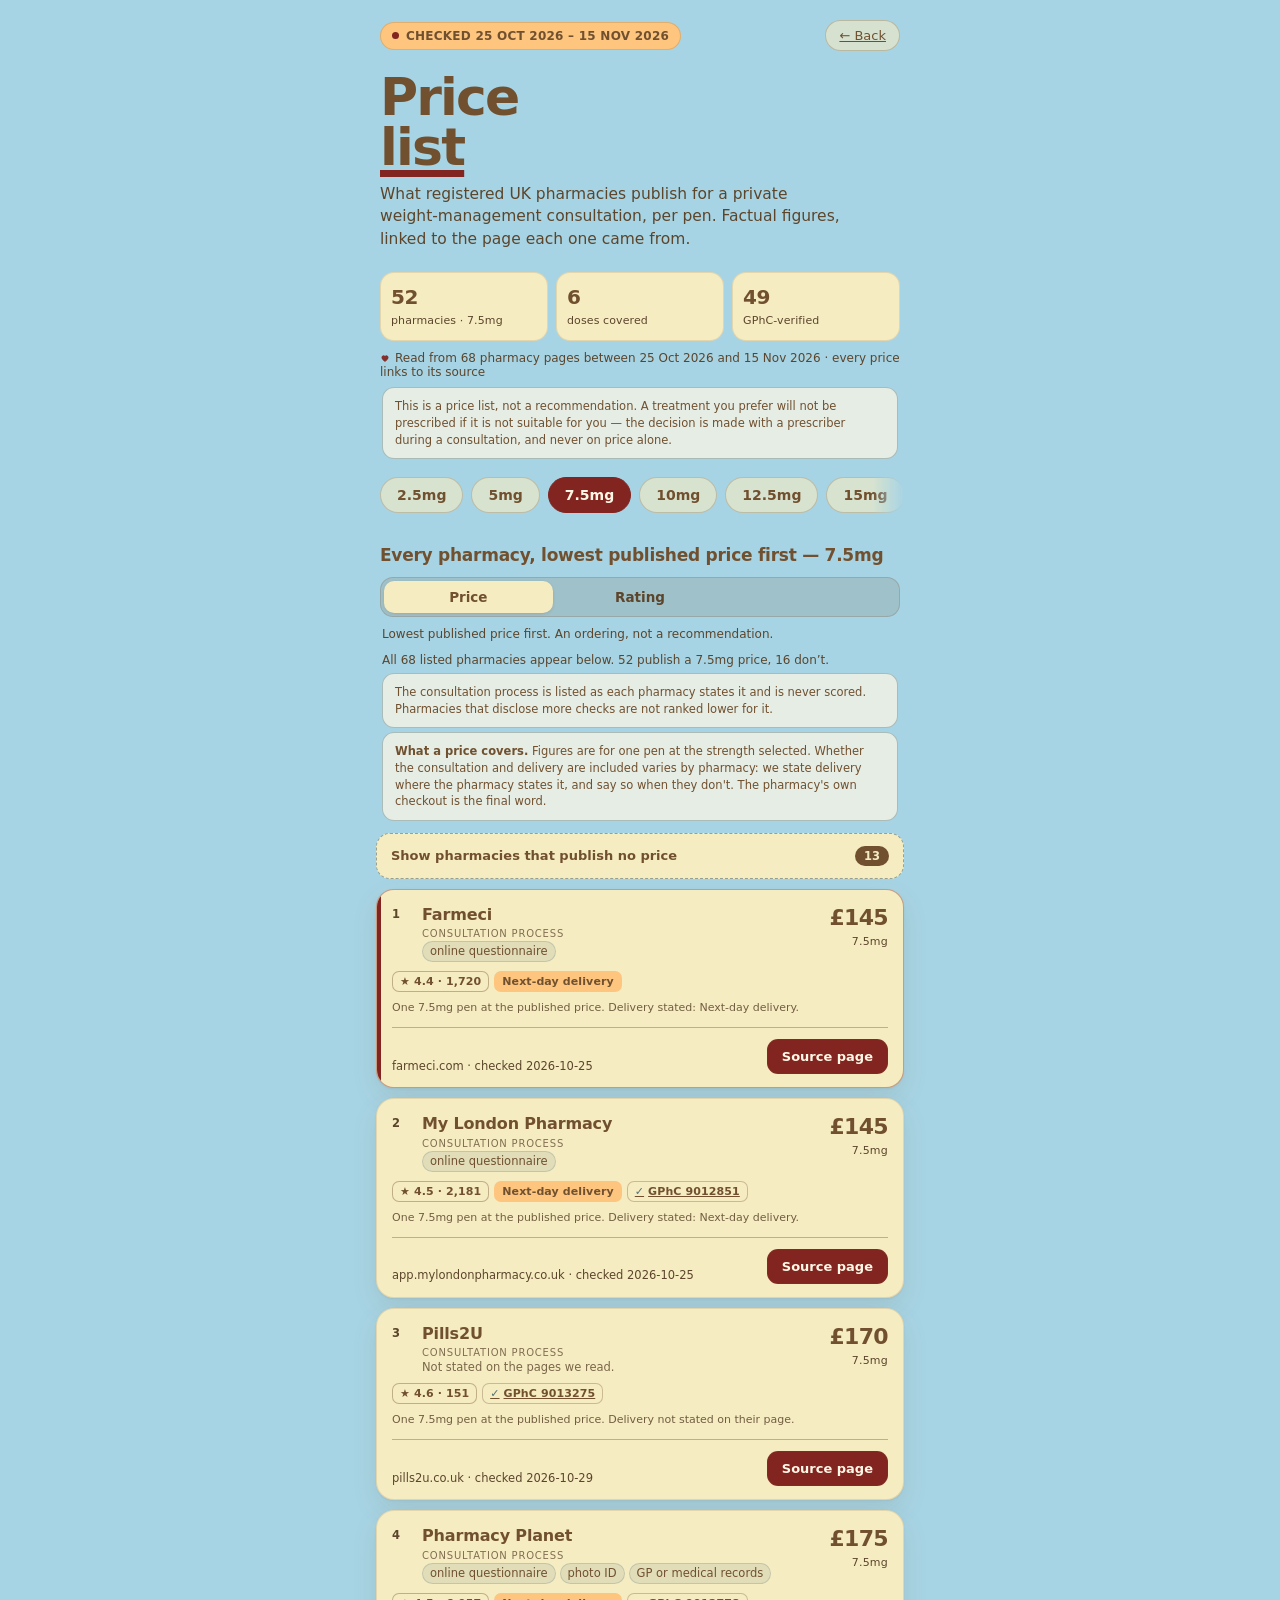
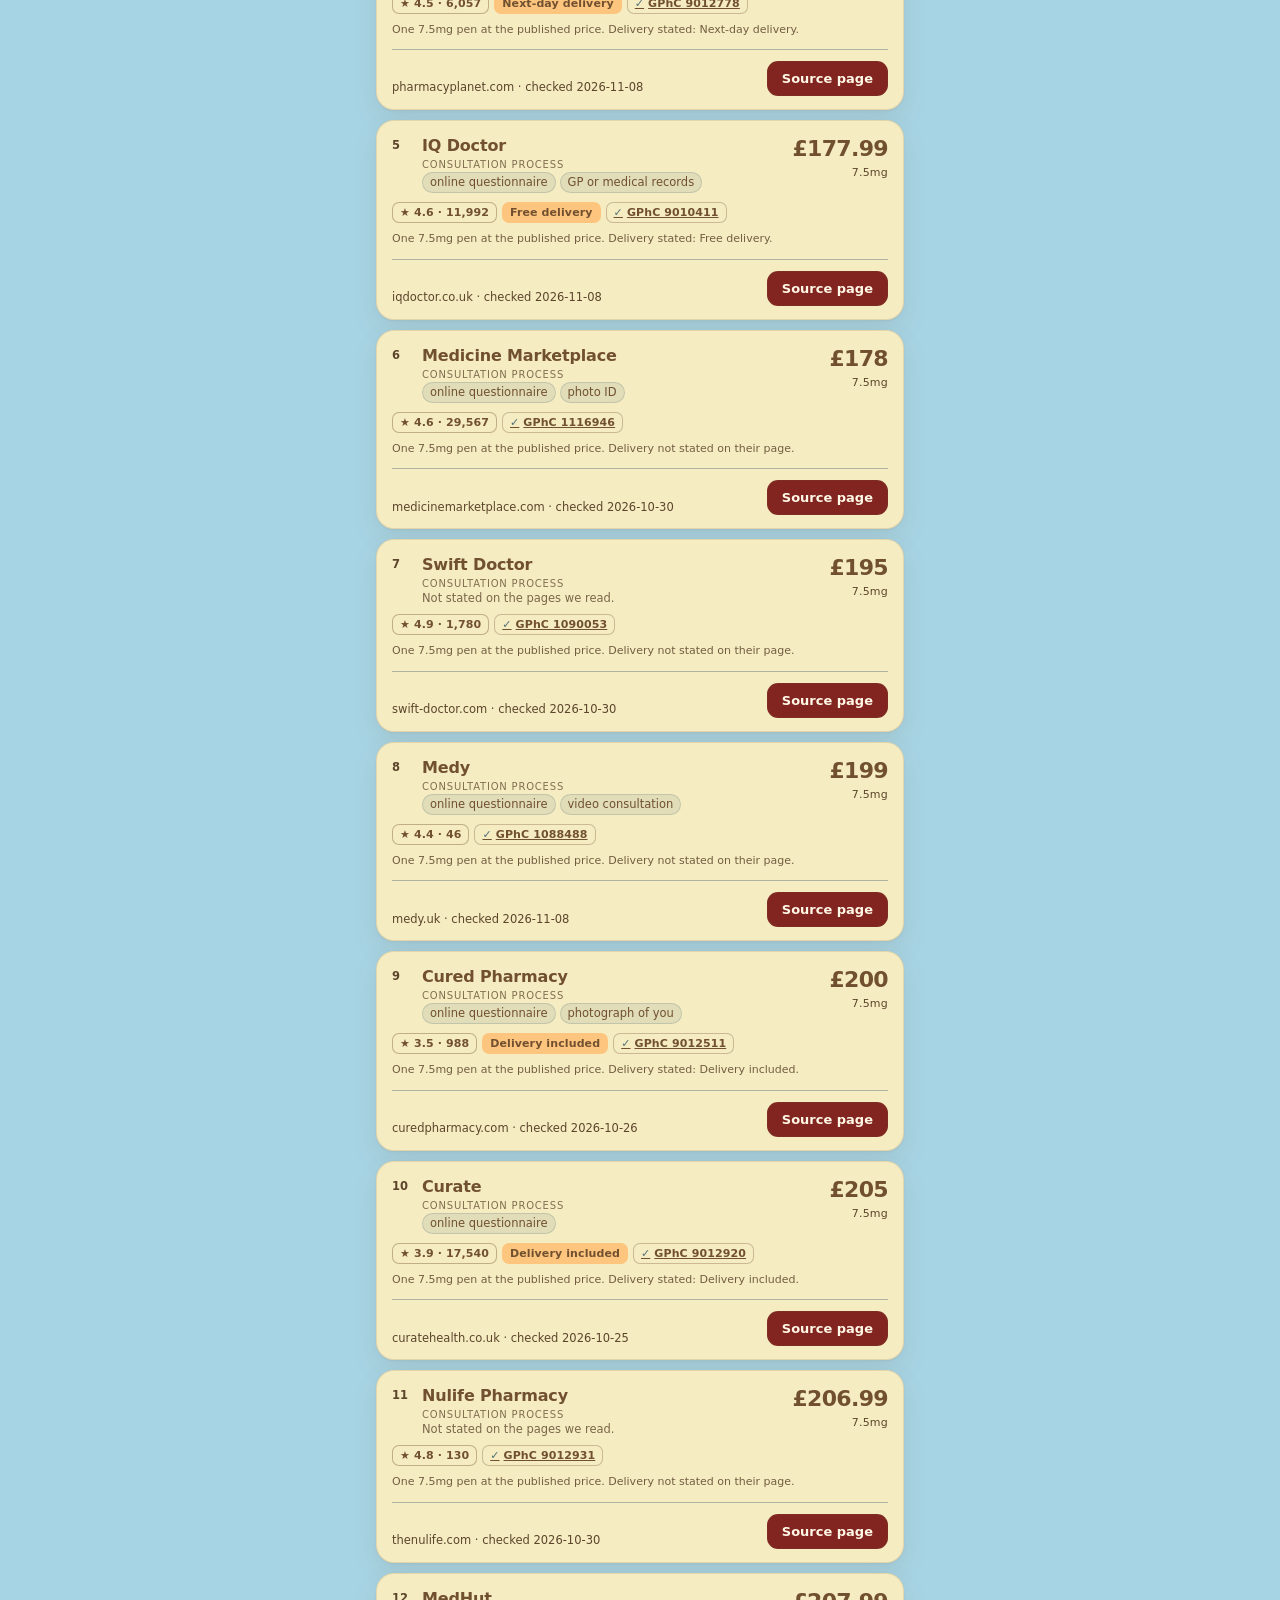
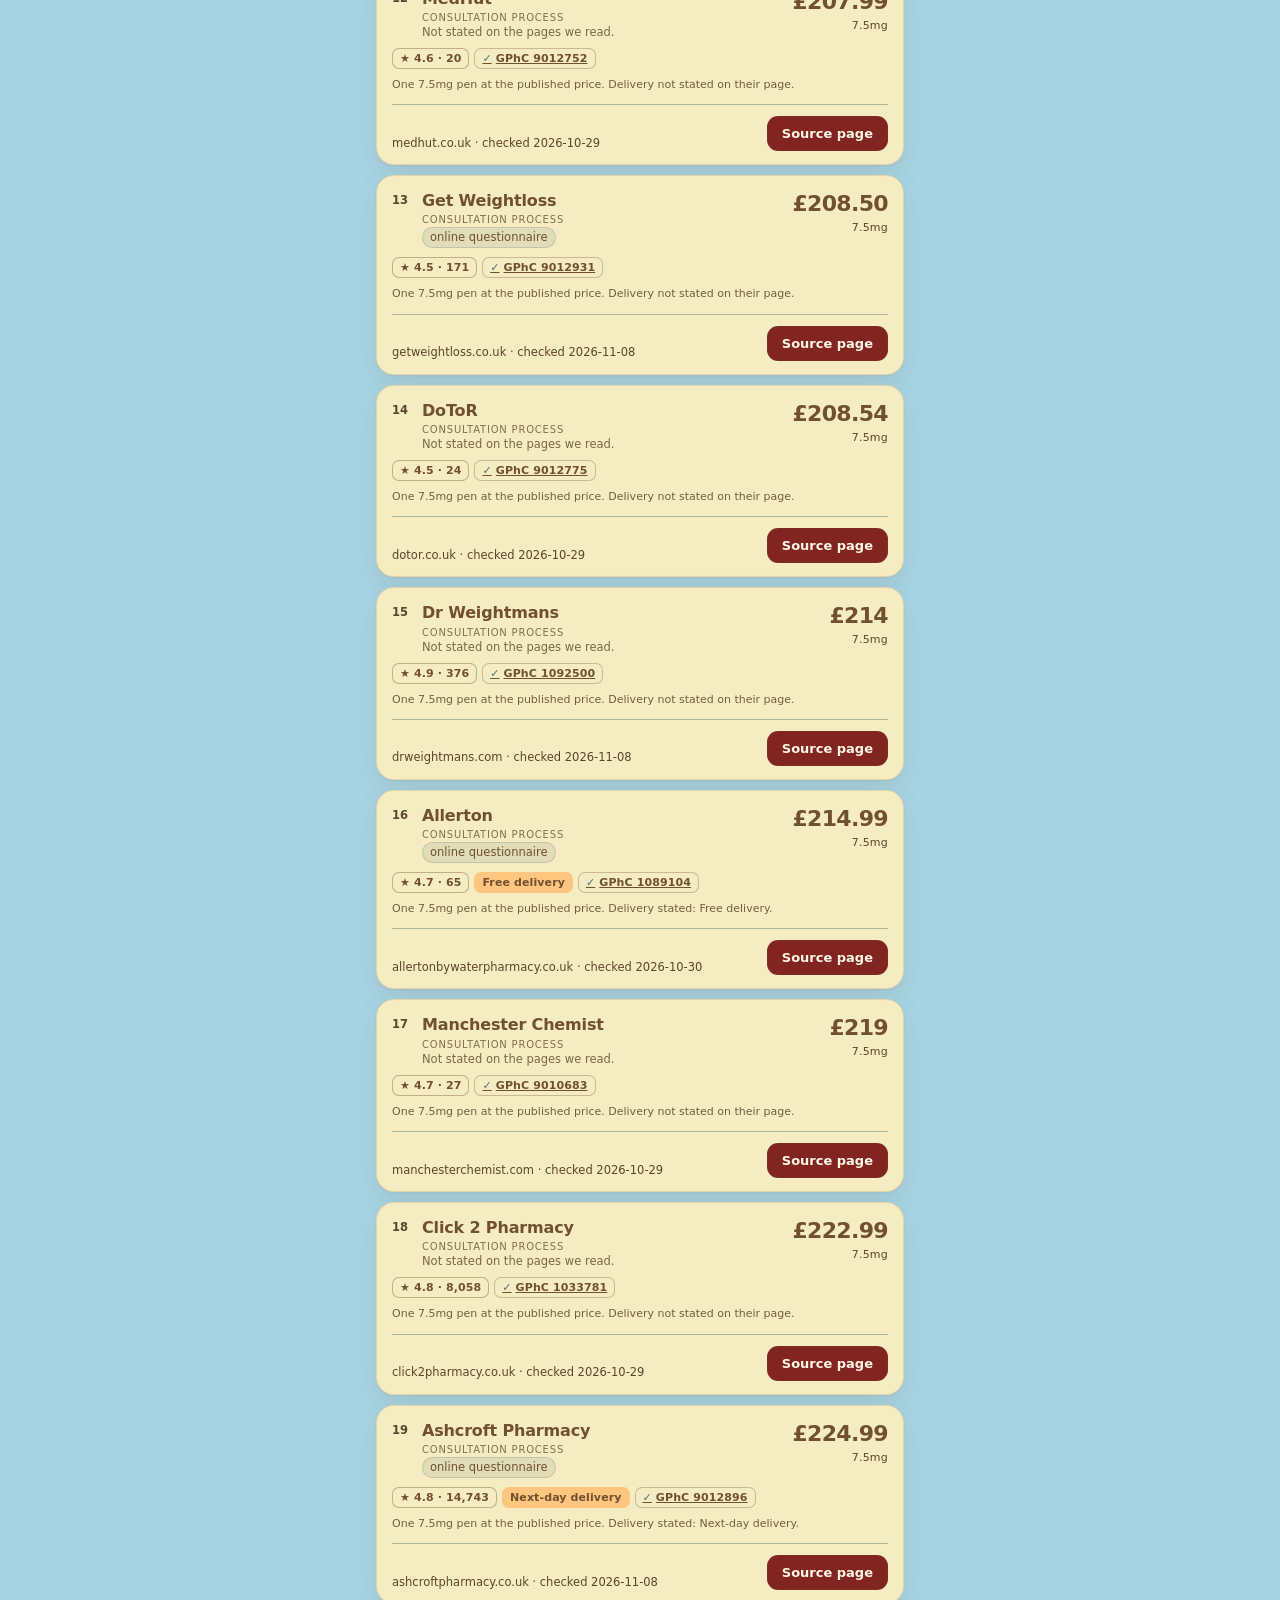
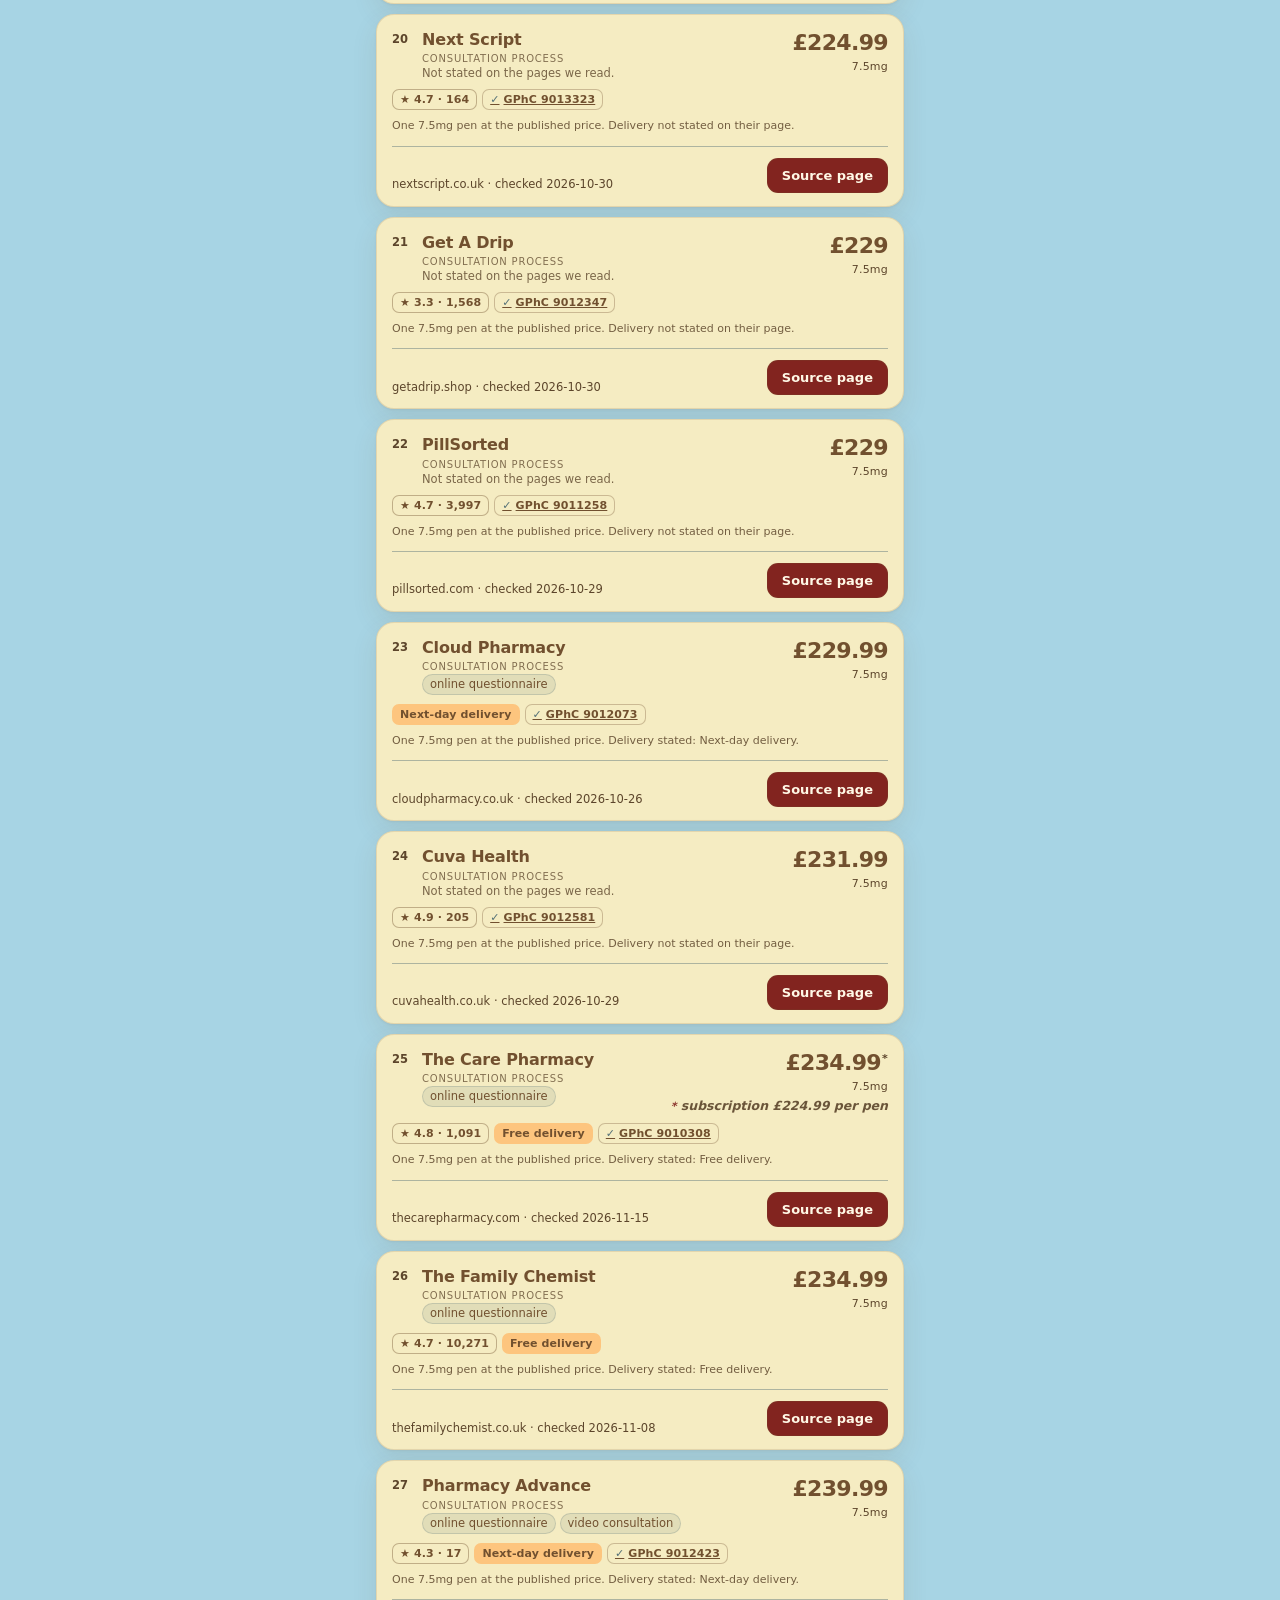
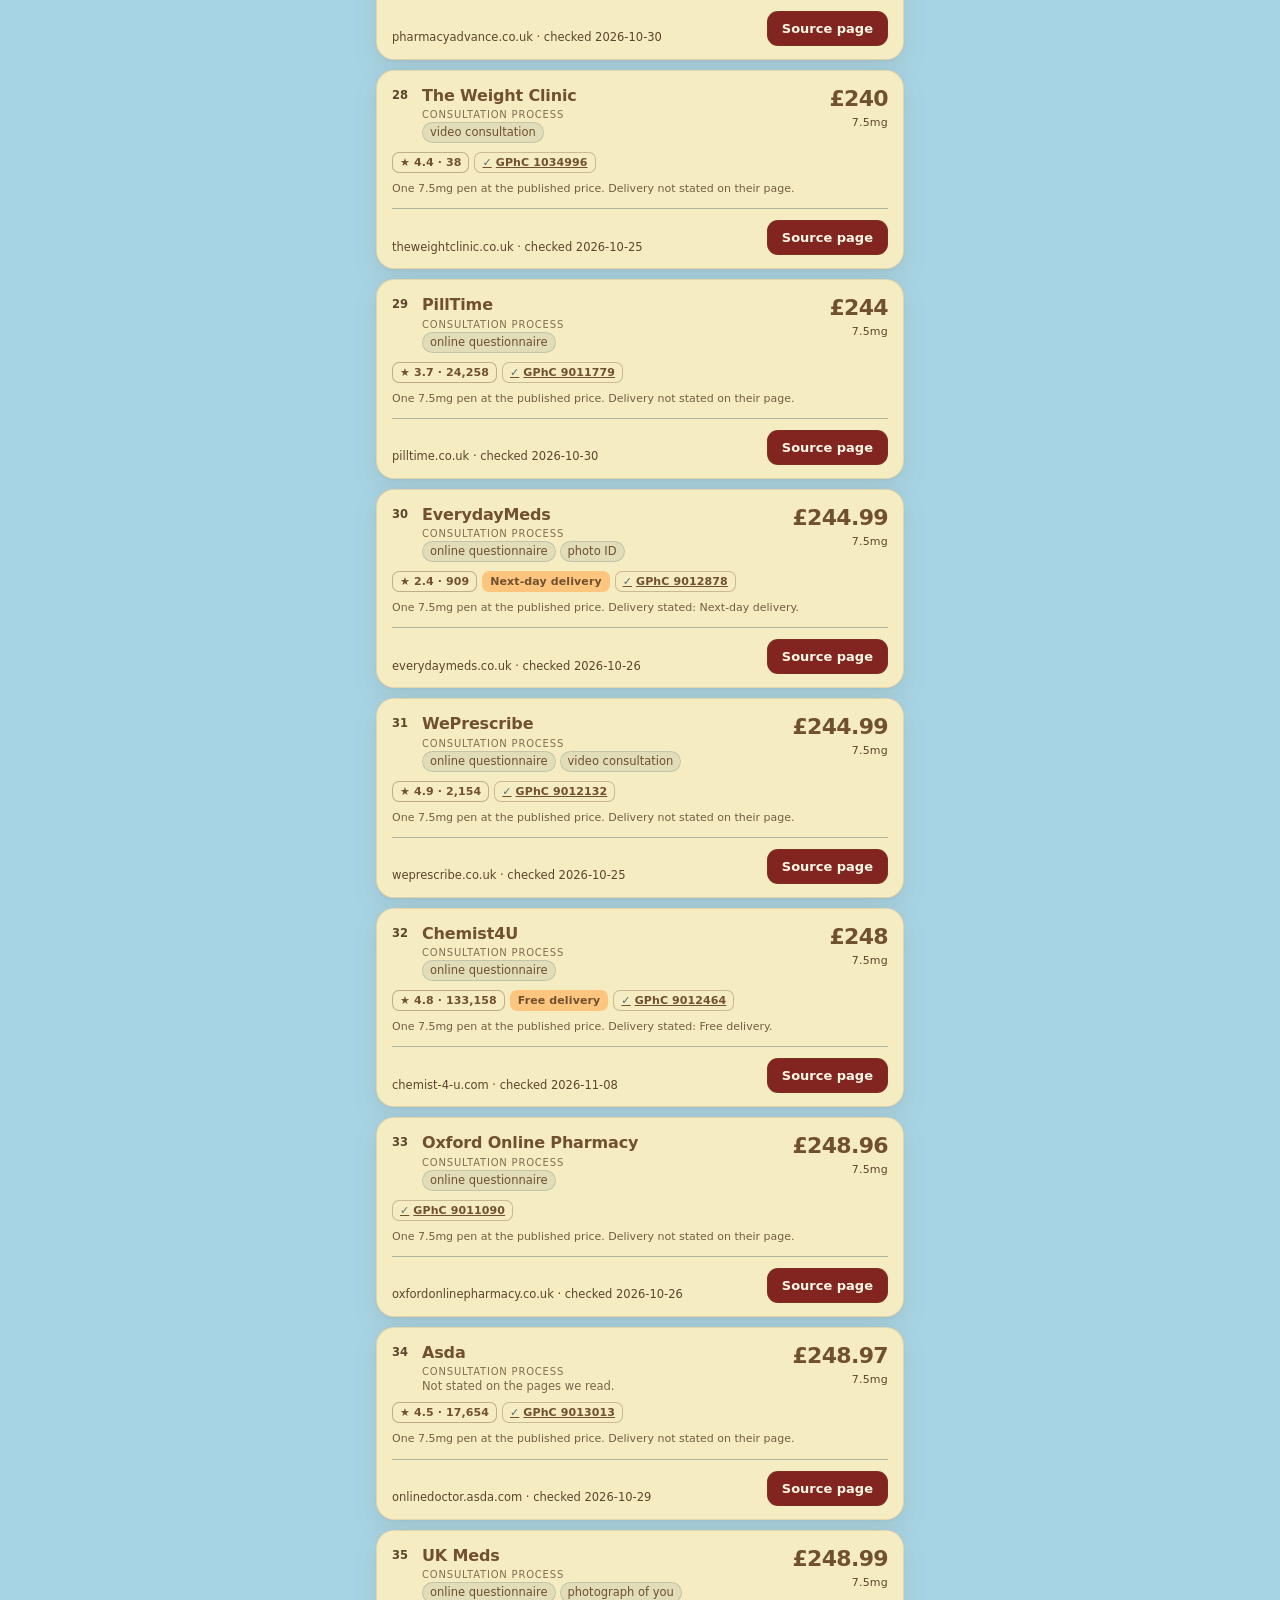
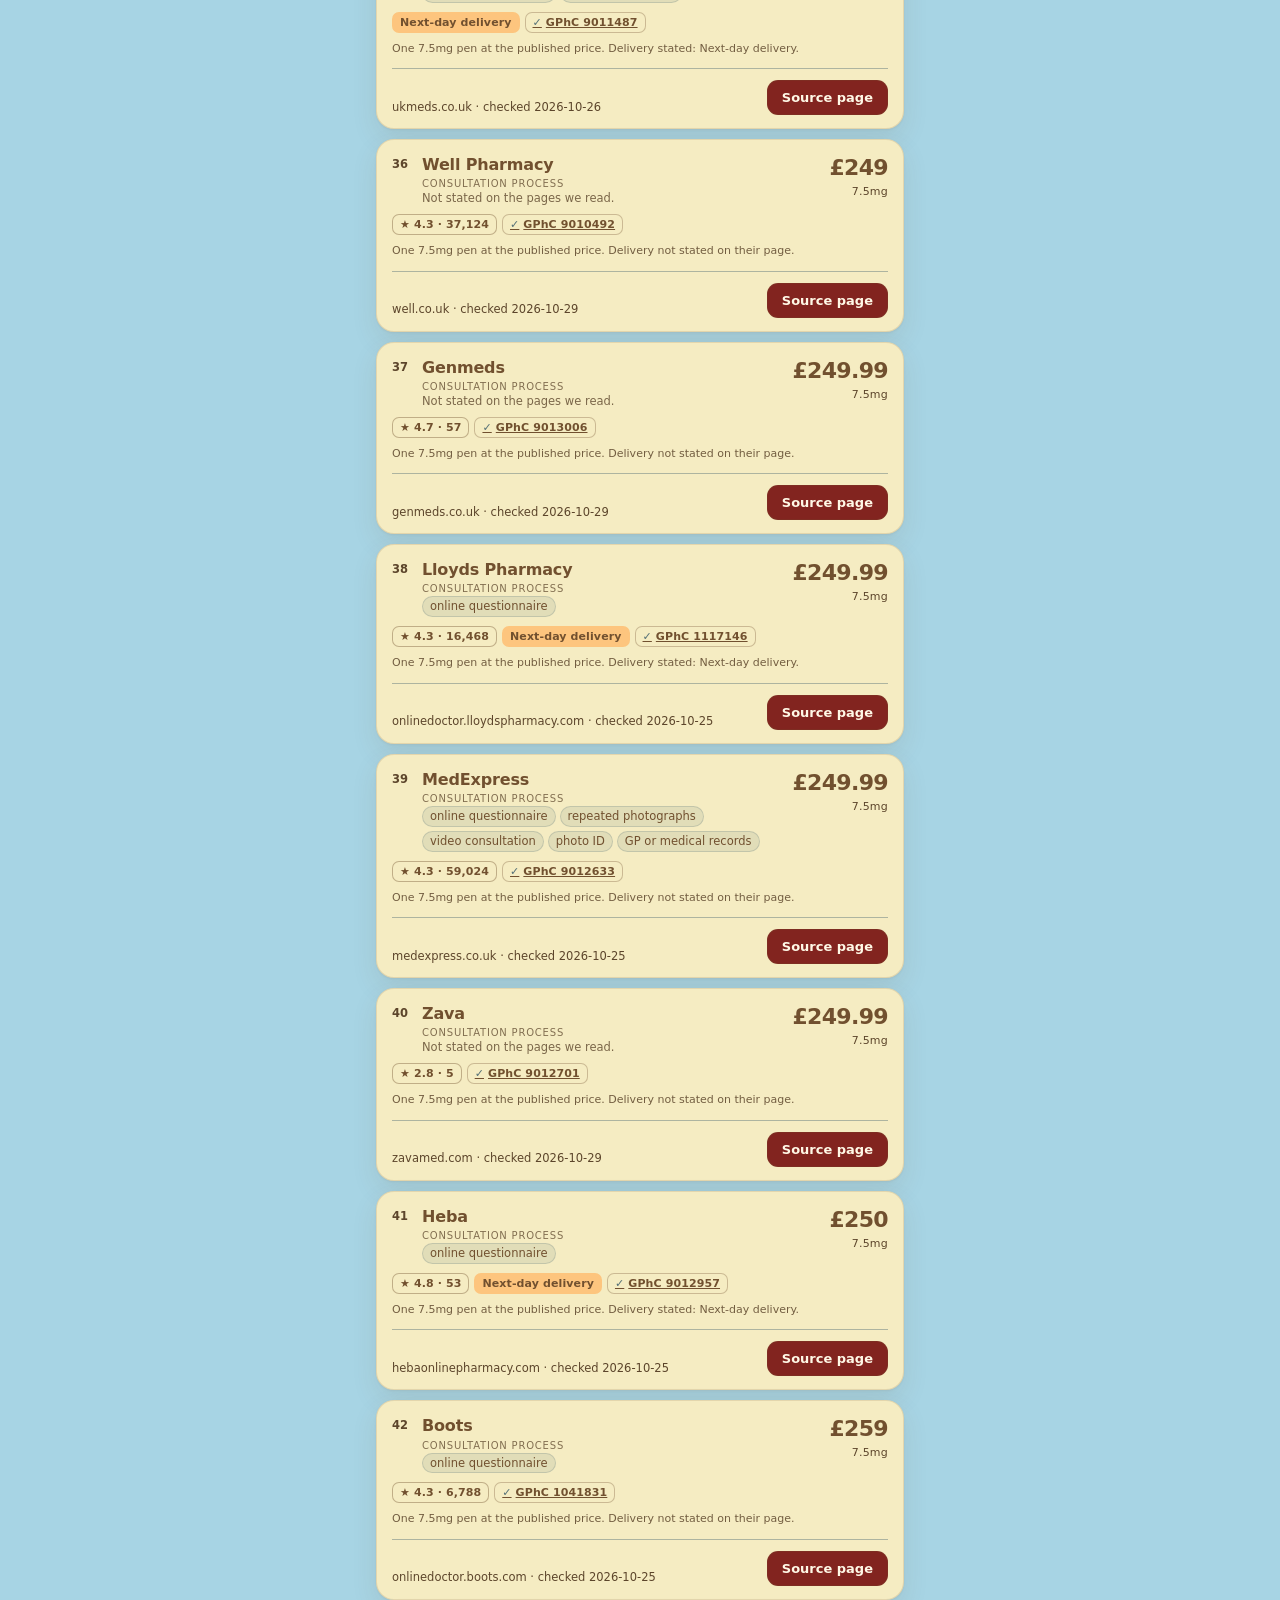
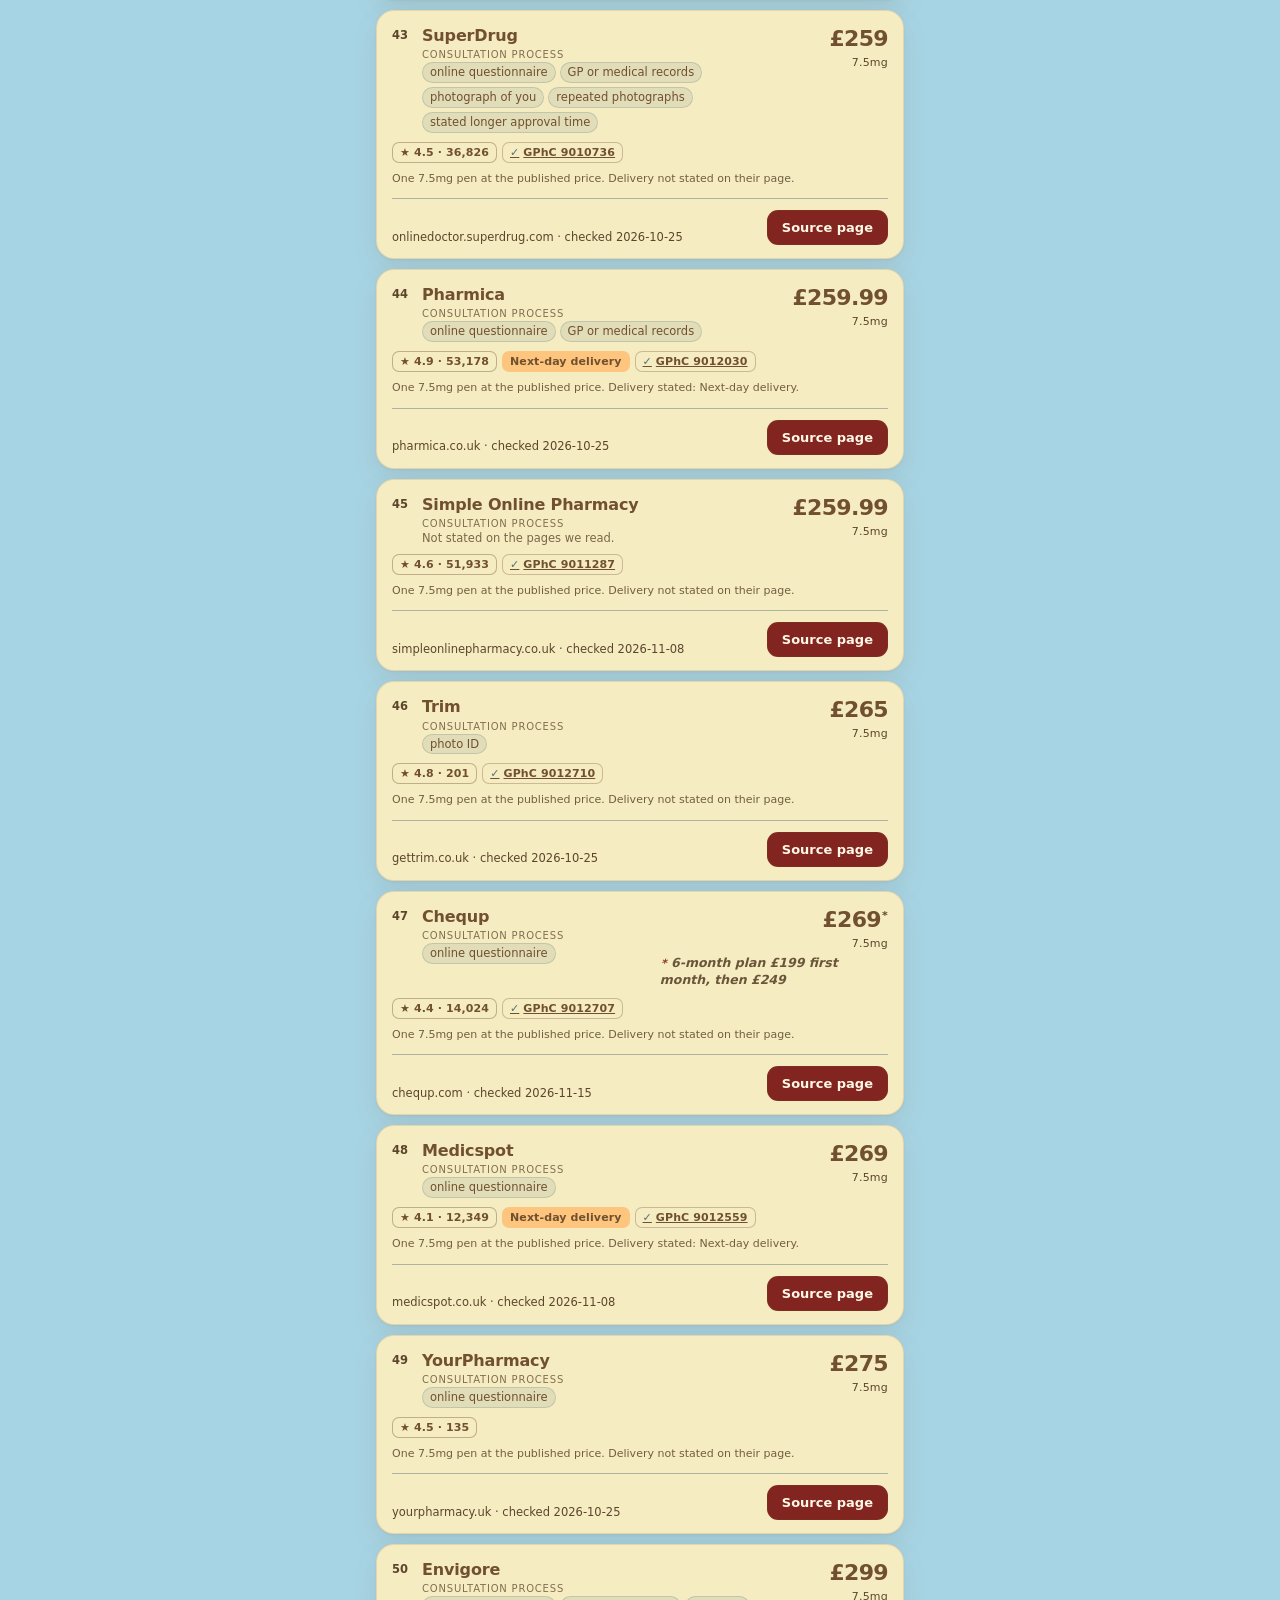
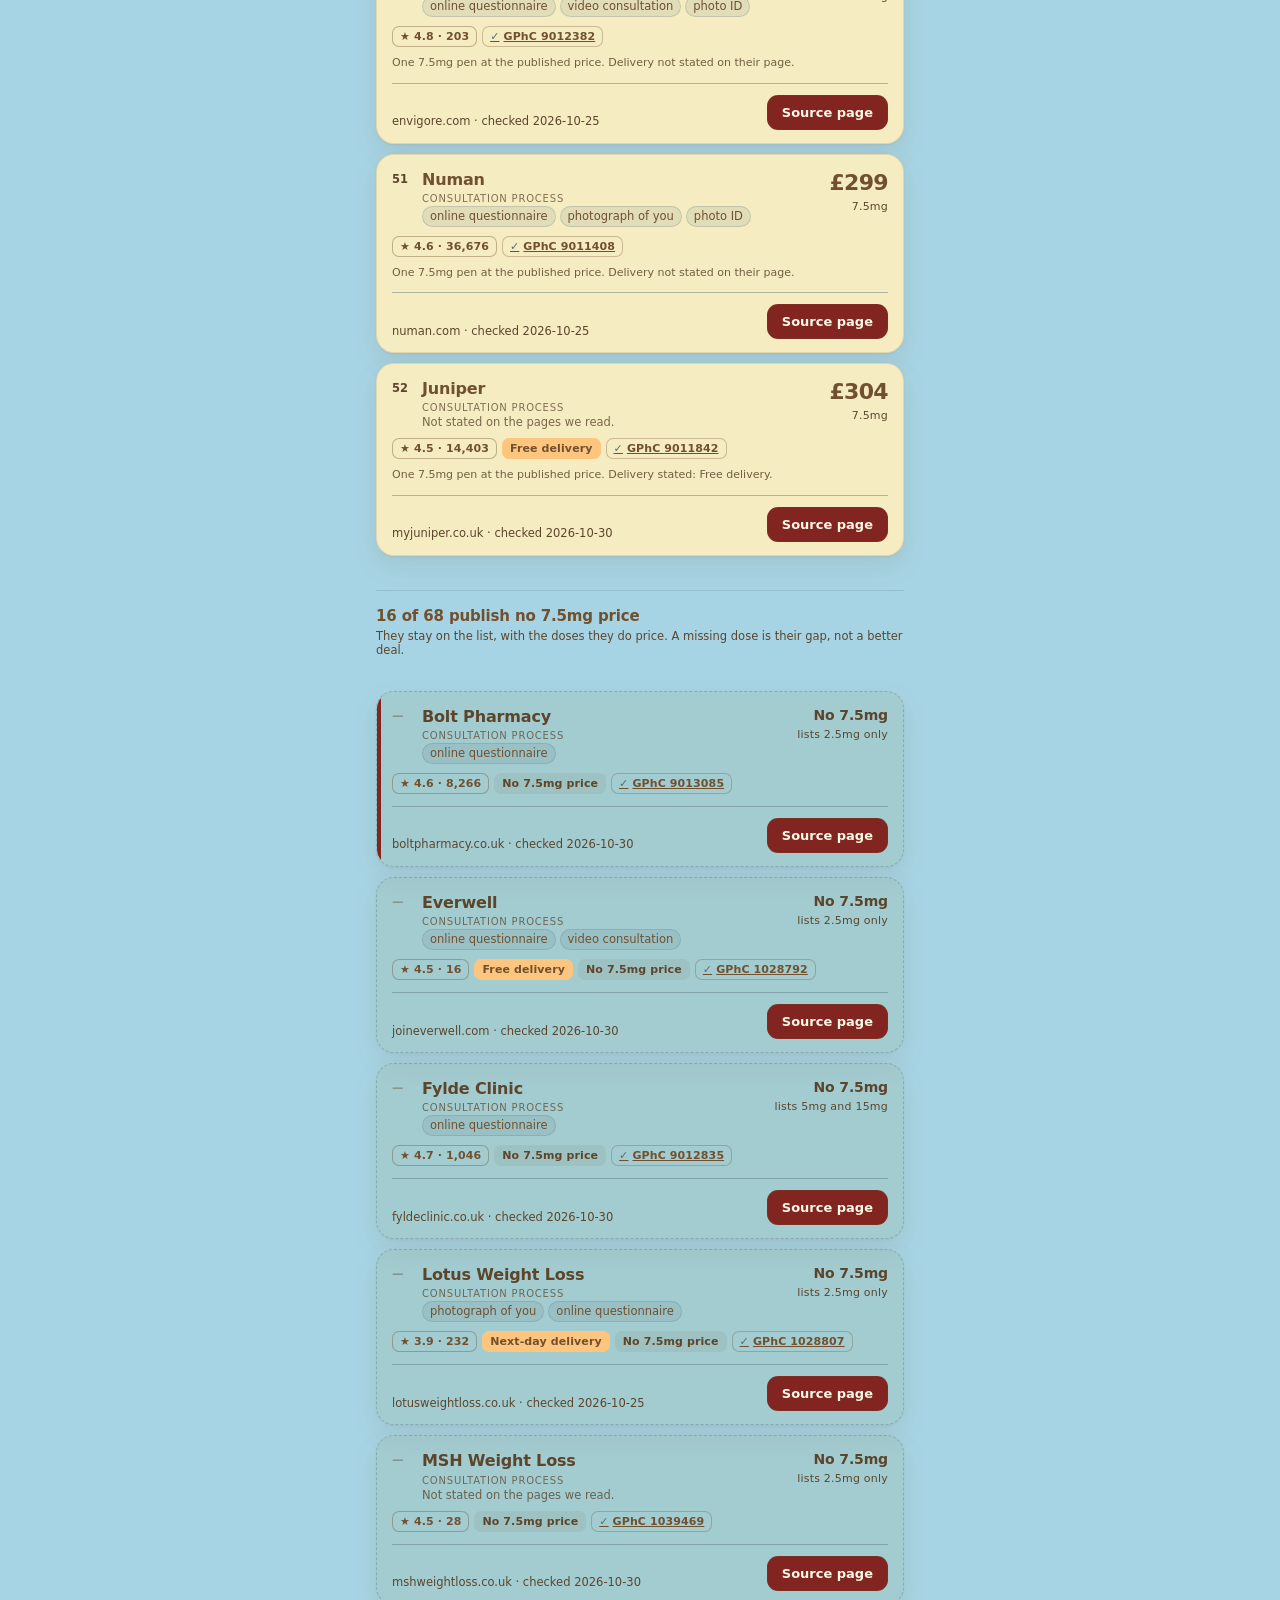
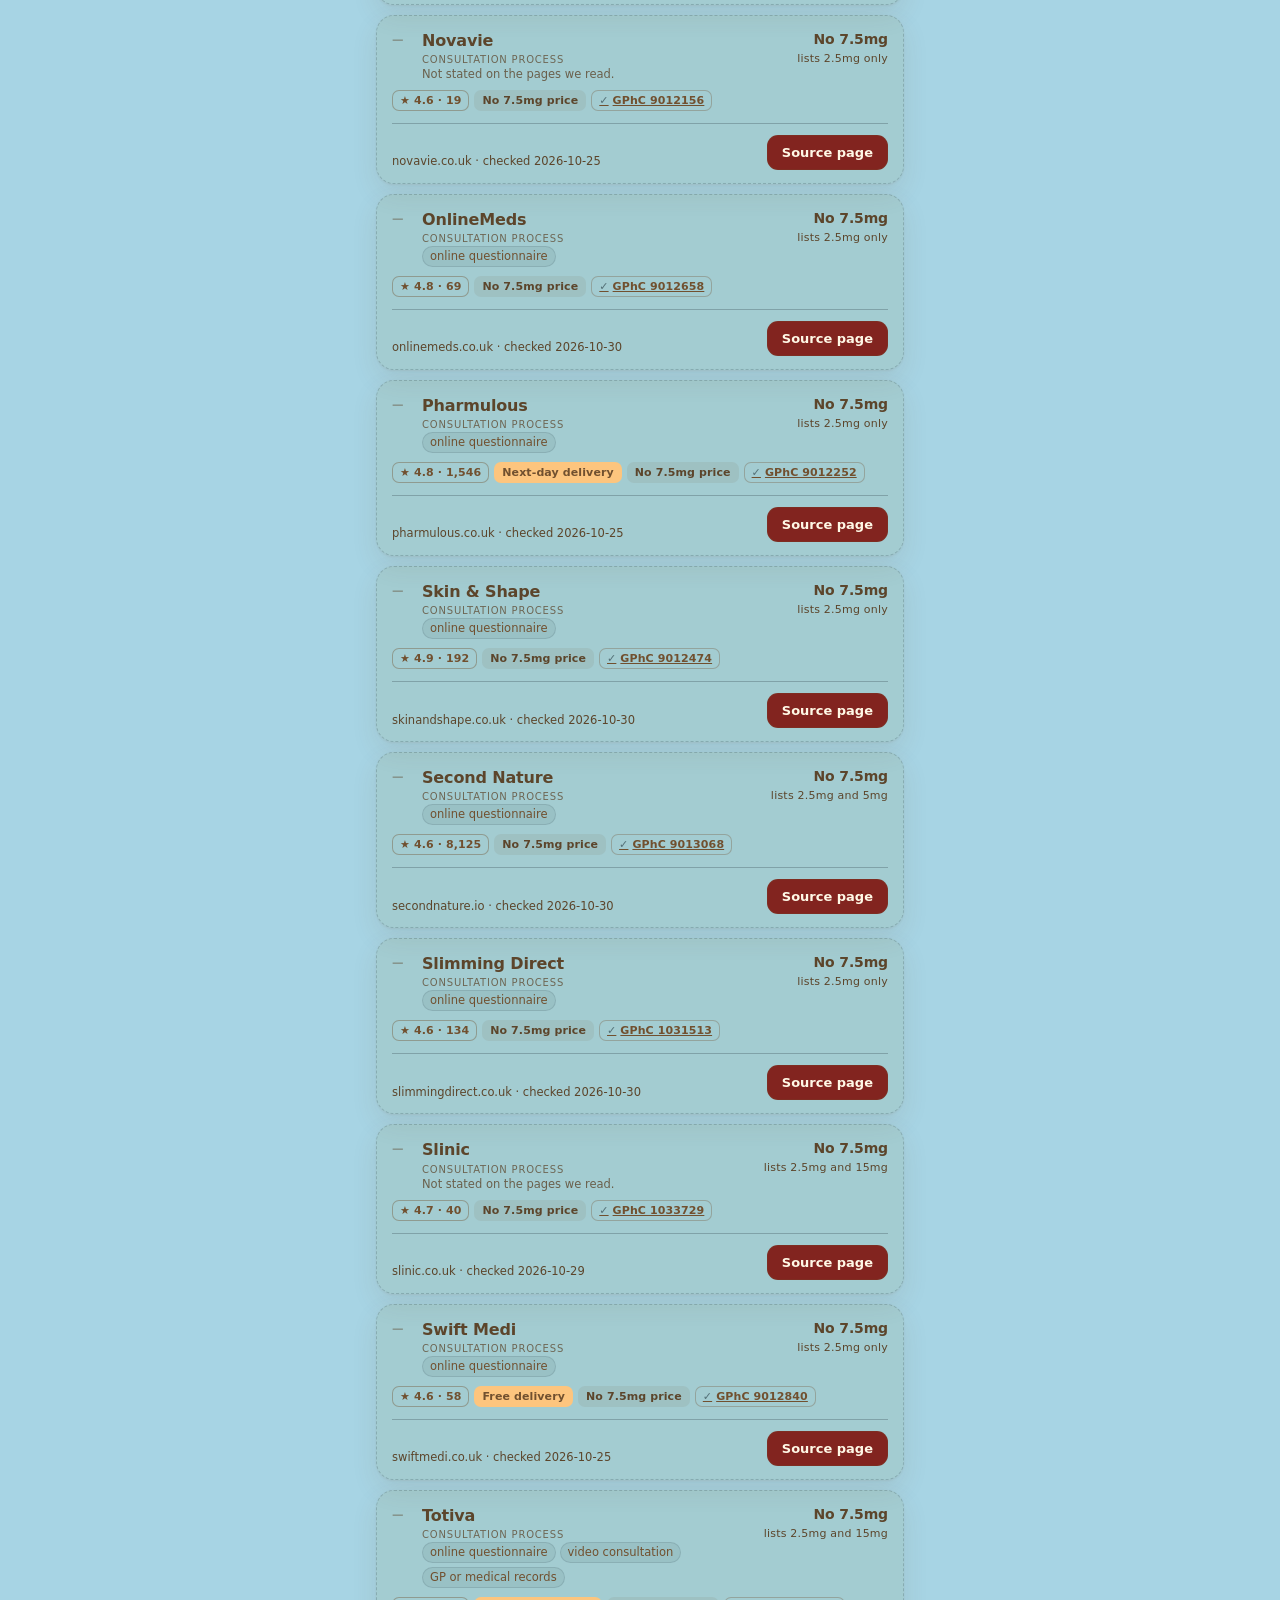
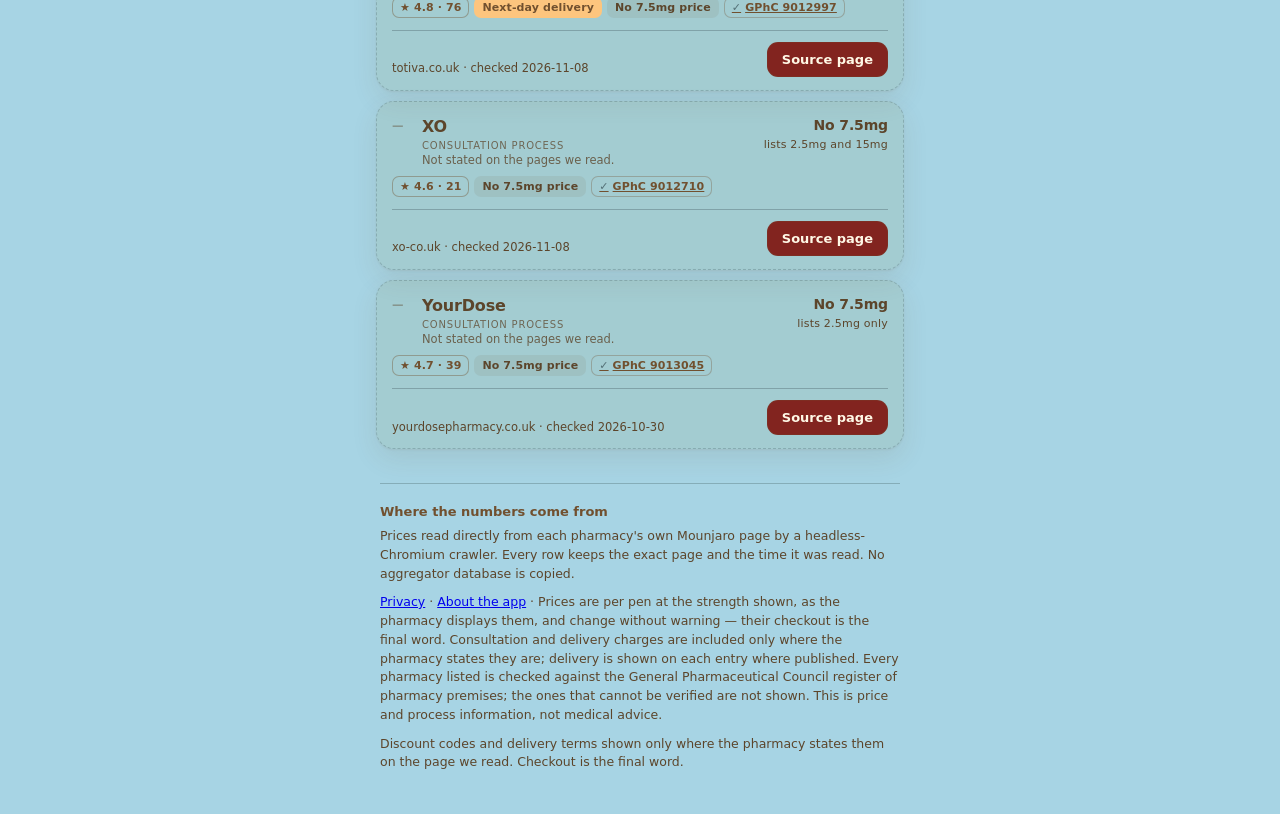
<file: prices.html>
<!doctype html>
<html lang="en-GB">
<head>
<meta charset="utf-8">
<meta http-equiv="Cache-Control" content="no-store, must-revalidate">
<meta http-equiv="Pragma" content="no-cache">
<meta name="viewport" content="width=device-width, initial-scale=1, viewport-fit=cover">
<meta name="theme-color" content="#a7d4e4">
<meta name="apple-mobile-web-app-capable" content="yes">
<meta name="apple-mobile-web-app-status-bar-style" content="default">
<meta name="apple-mobile-web-app-title" content="Price Index">
<title>Price list — registered pharmacies</title>
<link rel="apple-touch-icon" href="apple-touch-icon.png">
<link rel="icon" href="icon-192.png">
<link rel="stylesheet" href="styles.css?v=26">
</head>
<body>
<div class="app">

  <header class="hero">
    <div class="hero-top">
      <span class="live"><span class="pulse"></span> Prices last checked <span id="pill-when">recently</span></span>
      <a class="ghost-btn" href="/index.html">← Back</a>
    </div>

    <h1>Price<br><span>list</span></h1>
    <p class="lede">What registered UK pharmacies publish for a private weight-management consultation, per pen. Factual figures, linked to the page each one came from.</p>

    <div class="hero-stats">
      <div class="stat"><strong id="stat-pharmacies">—</strong><span id="stat-pharmacies-label">pharmacies</span></div>
      <div class="stat"><strong id="stat-doses">—</strong><span>doses covered</span></div>
      <div class="stat"><strong id="stat-gphc">—</strong><span>GPhC-verified</span></div>
    </div>
    <p class="checked" id="checked-line">Loading…</p>
  </header>

  <p class="sort-note evidence-note">This is a price list, not a recommendation. A treatment you prefer will not be prescribed if it is not suitable for you — the decision is made with a prescriber during a consultation, and never on price alone.</p>

  <section class="doses" id="dose-bar" aria-label="Choose dose"></section>

  <section class="results">
    <div class="section-head">
      <h2 id="list-title">Pharmacies, lowest published price first</h2>
    </div>
    <div class="segmented" role="tablist" id="sort-bar">
      <button class="seg active" data-sort="price" role="tab">Price</button>
      <button class="seg" data-sort="rating" role="tab">Rating</button>
    </div>
    <p class="sort-note" id="sort-note">Lowest published price first. An ordering, not a recommendation.</p>
    <p class="sort-note" id="coverage-line"></p>
    <p class="sort-note evidence-note">The consultation process is listed as each pharmacy states it and is never scored. Pharmacies that disclose more checks are not ranked lower for it.</p>
    <p class="sort-note evidence-note"><strong>What a price covers.</strong> Figures are for one pen at the strength selected. Whether the consultation and delivery are included varies by pharmacy: we state delivery where the pharmacy states it, and say so when they don't. The pharmacy's own checkout is the final word.</p>
    <button class="toggle" id="unread-toggle" type="button" aria-pressed="false">
      <span class="toggle-label">Show pharmacies that publish no price</span>
      <span class="toggle-count" id="unread-count">0</span>
    </button>
    <div id="list" class="list"></div>
  </section>

  <footer class="foot">
    <h3>Where the numbers come from</h3>
    <p id="method-line"></p>
    <p class="fine"><a href="/privacy.html">Privacy</a> · <a href="/site/">About the app</a> · Prices are per pen at the strength shown, as the pharmacy displays them, and change without warning — their checkout is the final word. Consultation and delivery charges are included only where the pharmacy states they are; delivery is shown on each entry where published. Every pharmacy listed is checked against the General Pharmaceutical Council register of pharmacy premises; the ones that cannot be verified are not shown. This is price and process information, not medical advice.</p>
    <p class="fine" id="attribution"></p>
  </footer>
</div>

<div class="sheet" id="about-sheet" hidden>
  <div class="sheet-card">
    <button class="sheet-close" id="sheet-close" type="button">Close</button>
    <h2>How this list is built</h2>
    <ul>
      <li><strong>Registered only</strong> — every pharmacy is checked against the GPhC register of pharmacy premises. A pharmacy we cannot confirm is left out rather than listed with a caveat.</li>
      <li><strong>Price</strong> — read directly from the pharmacy's own page by our crawler, with the exact URL and timestamp stored. No aggregator's table is copied.</li>
      <li><strong>Consultation process</strong> — the checks the pharmacy itself says it will carry out: online questionnaire, photographs, video consultation, photo ID, GP or medical records, and any stated approval time. Listed as stated, not scored.</li>
      <li><strong>Rating</strong> — the pharmacy's own customer reviews, carried with the date they were read.</li>
    </ul>
    <p class="fine">Where a pharmacy hides prices behind a consultation, we say so instead of guessing.</p>
  </div>
</div>

<script src="app.js?v=25"></script>
</body>
</html>
</file>
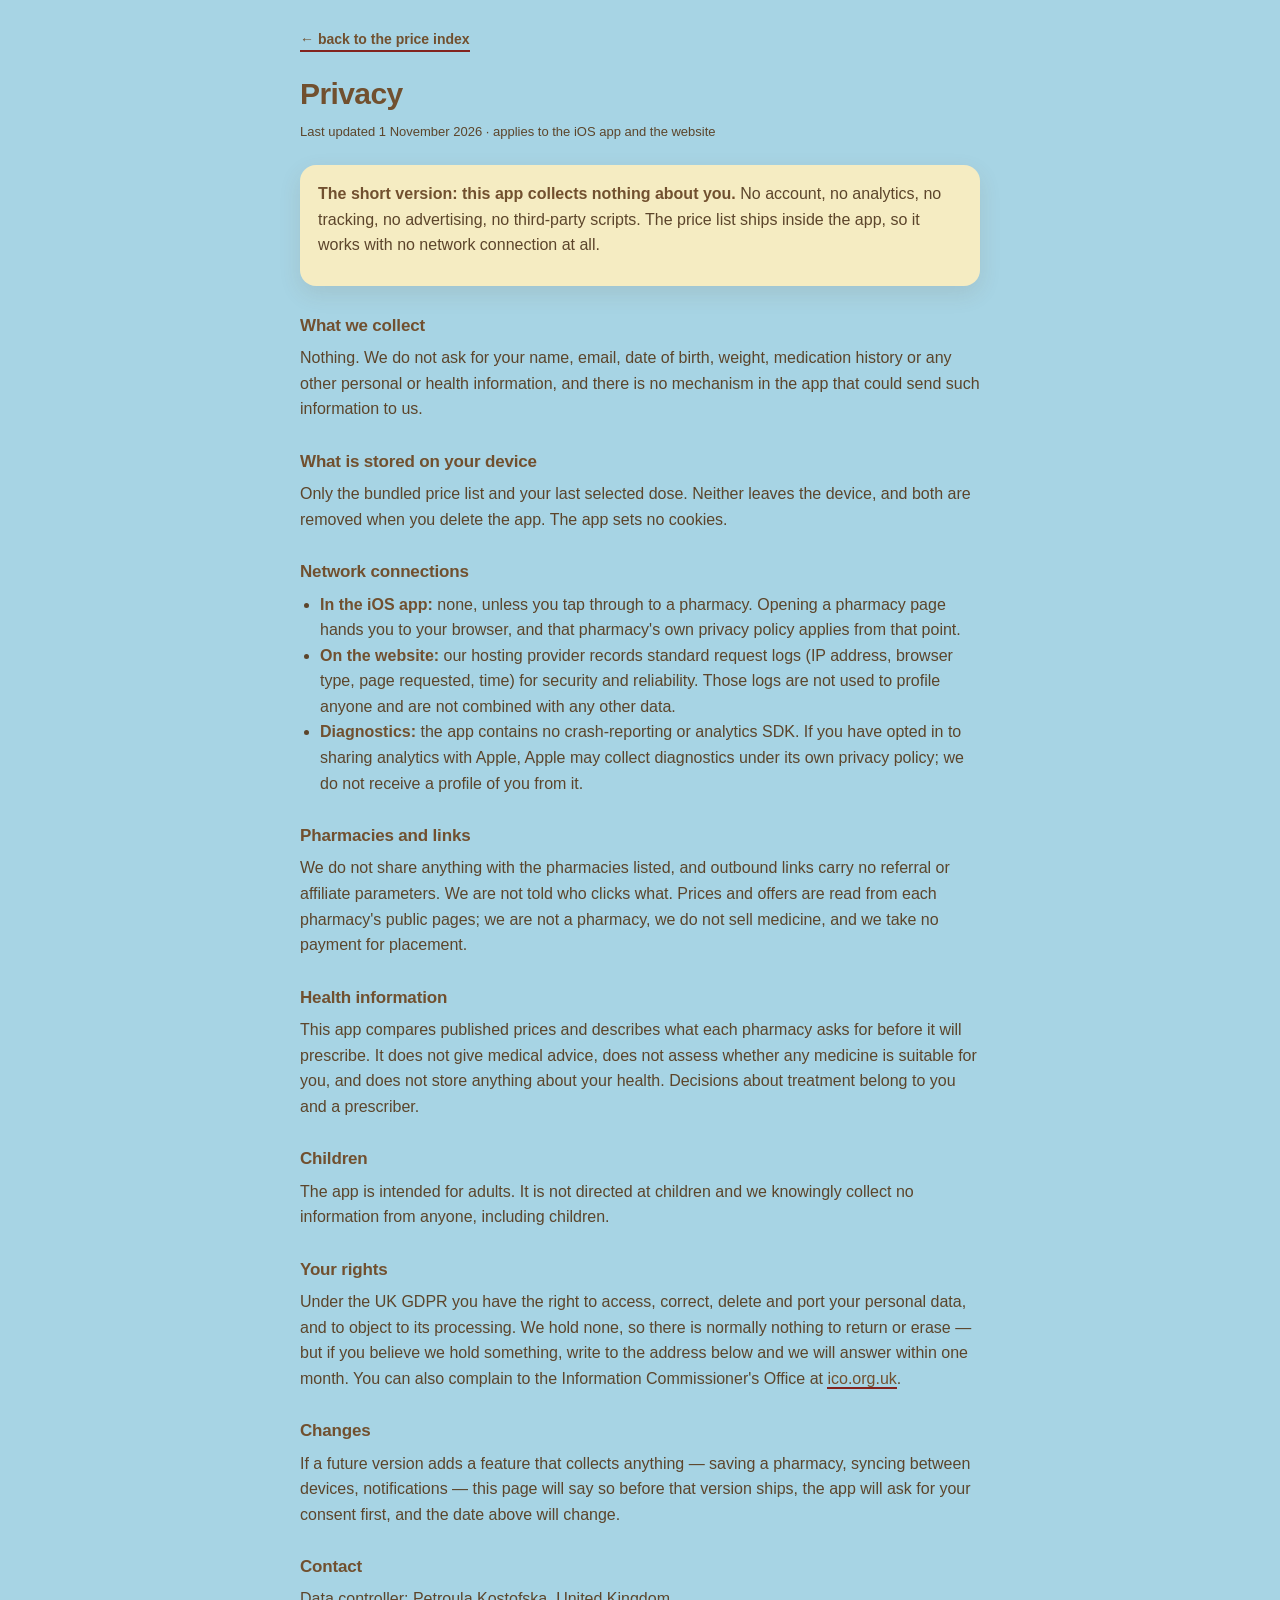
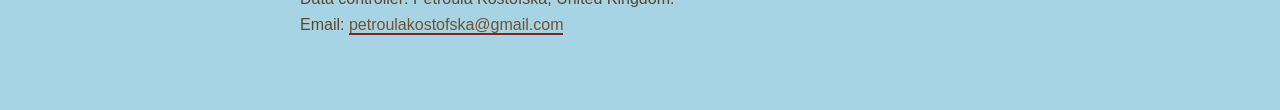
<file: privacy.html>
<!doctype html><html lang="en-GB"><head><meta charset="utf-8">
<meta http-equiv="Cache-Control" content="no-store, must-revalidate">
<meta name="viewport" content="width=device-width, initial-scale=1">
<meta name="theme-color" content="#a7d4e4">
<title>Privacy — GLPenFind</title>
<style>
:root{--field:#a7d4e4;--card:#f5ecc2;--ink:#71502f;--soft:#5c452b;--oxblood:#82241f;--apricot:#fdc57e;--slate:#547076}
*{box-sizing:border-box}
body{margin:0;padding:26px 18px 60px;background:var(--field);color:var(--ink);
font:16px/1.6 -apple-system,BlinkMacSystemFont,"Segoe UI",Inter,sans-serif}
.wrap{max-width:680px;margin:0 auto}
h1{font-size:30px;letter-spacing:-.02em;margin:0 0 4px}
.date{color:var(--soft);font-size:13px;margin:0 0 22px}
h2{font-size:17px;margin:26px 0 6px;letter-spacing:-.01em}
p,li{color:var(--soft)}
p{margin:0 0 12px}
ul{margin:0 0 12px;padding-left:20px}
strong{color:var(--ink)}
.card{background:var(--card);border-radius:16px;padding:16px 18px;margin:0 0 18px;
box-shadow:0 8px 22px rgba(113,80,47,.12)}
a{color:var(--ink);text-decoration:none;border-bottom:2px solid var(--oxblood)}
.back{display:inline-block;margin-bottom:18px;font-size:14px;font-weight:650}
</style></head><body><div class="wrap">
<a class="back" href="/index.html">← back to the price index</a>
<h1>Privacy</h1>
<p class="date">Last updated 1 November 2026 · applies to the iOS app and the website</p>

<div class="card">
<p><strong>The short version: this app collects nothing about you.</strong> No account, no
analytics, no tracking, no advertising, no third-party scripts. The price list ships inside
the app, so it works with no network connection at all.</p>
</div>

<h2>What we collect</h2>
<p>Nothing. We do not ask for your name, email, date of birth, weight, medication history or
any other personal or health information, and there is no mechanism in the app that could
send such information to us.</p>

<h2>What is stored on your device</h2>
<p>Only the bundled price list and your last selected dose. Neither leaves the device, and
both are removed when you delete the app. The app sets no cookies.</p>

<h2>Network connections</h2>
<ul>
<li><strong>In the iOS app:</strong> none, unless you tap through to a pharmacy. Opening a
pharmacy page hands you to your browser, and that pharmacy's own privacy policy applies from
that point.</li>
<li><strong>On the website:</strong> our hosting provider records standard request logs
(IP address, browser type, page requested, time) for security and reliability. Those logs are
not used to profile anyone and are not combined with any other data.</li>
<li><strong>Diagnostics:</strong> the app contains no crash-reporting or analytics SDK. If you
have opted in to sharing analytics with Apple, Apple may collect diagnostics under its own
privacy policy; we do not receive a profile of you from it.</li>
</ul>

<h2>Pharmacies and links</h2>
<p>We do not share anything with the pharmacies listed, and outbound links carry no referral
or affiliate parameters. We are not told who clicks what. Prices and offers are read from
each pharmacy's public pages; we are not a pharmacy, we do not sell medicine, and we take no
payment for placement.</p>

<h2>Health information</h2>
<p>This app compares published prices and describes what each pharmacy asks for before it will
prescribe. It does not give medical advice, does not assess whether any medicine is suitable
for you, and does not store anything about your health. Decisions about treatment belong to
you and a prescriber.</p>

<h2>Children</h2>
<p>The app is intended for adults. It is not directed at children and we knowingly collect no
information from anyone, including children.</p>

<h2>Your rights</h2>
<p>Under the UK GDPR you have the right to access, correct, delete and port your personal data,
and to object to its processing. We hold none, so there is normally nothing to return or erase
— but if you believe we hold something, write to the address below and we will answer within
one month. You can also complain to the Information Commissioner's Office at
<a href="https://ico.org.uk">ico.org.uk</a>.</p>

<h2>Changes</h2>
<p>If a future version adds a feature that collects anything — saving a pharmacy, syncing
between devices, notifications — this page will say so before that version ships, the app will
ask for your consent first, and the date above will change.</p>

<h2>Contact</h2>
<p>Data controller: Petroula Kostofska, United Kingdom.<br>
Email: <a href="mailto:petroulakostofska@gmail.com">petroulakostofska@gmail.com</a></p>
</div></body></html>
</file>
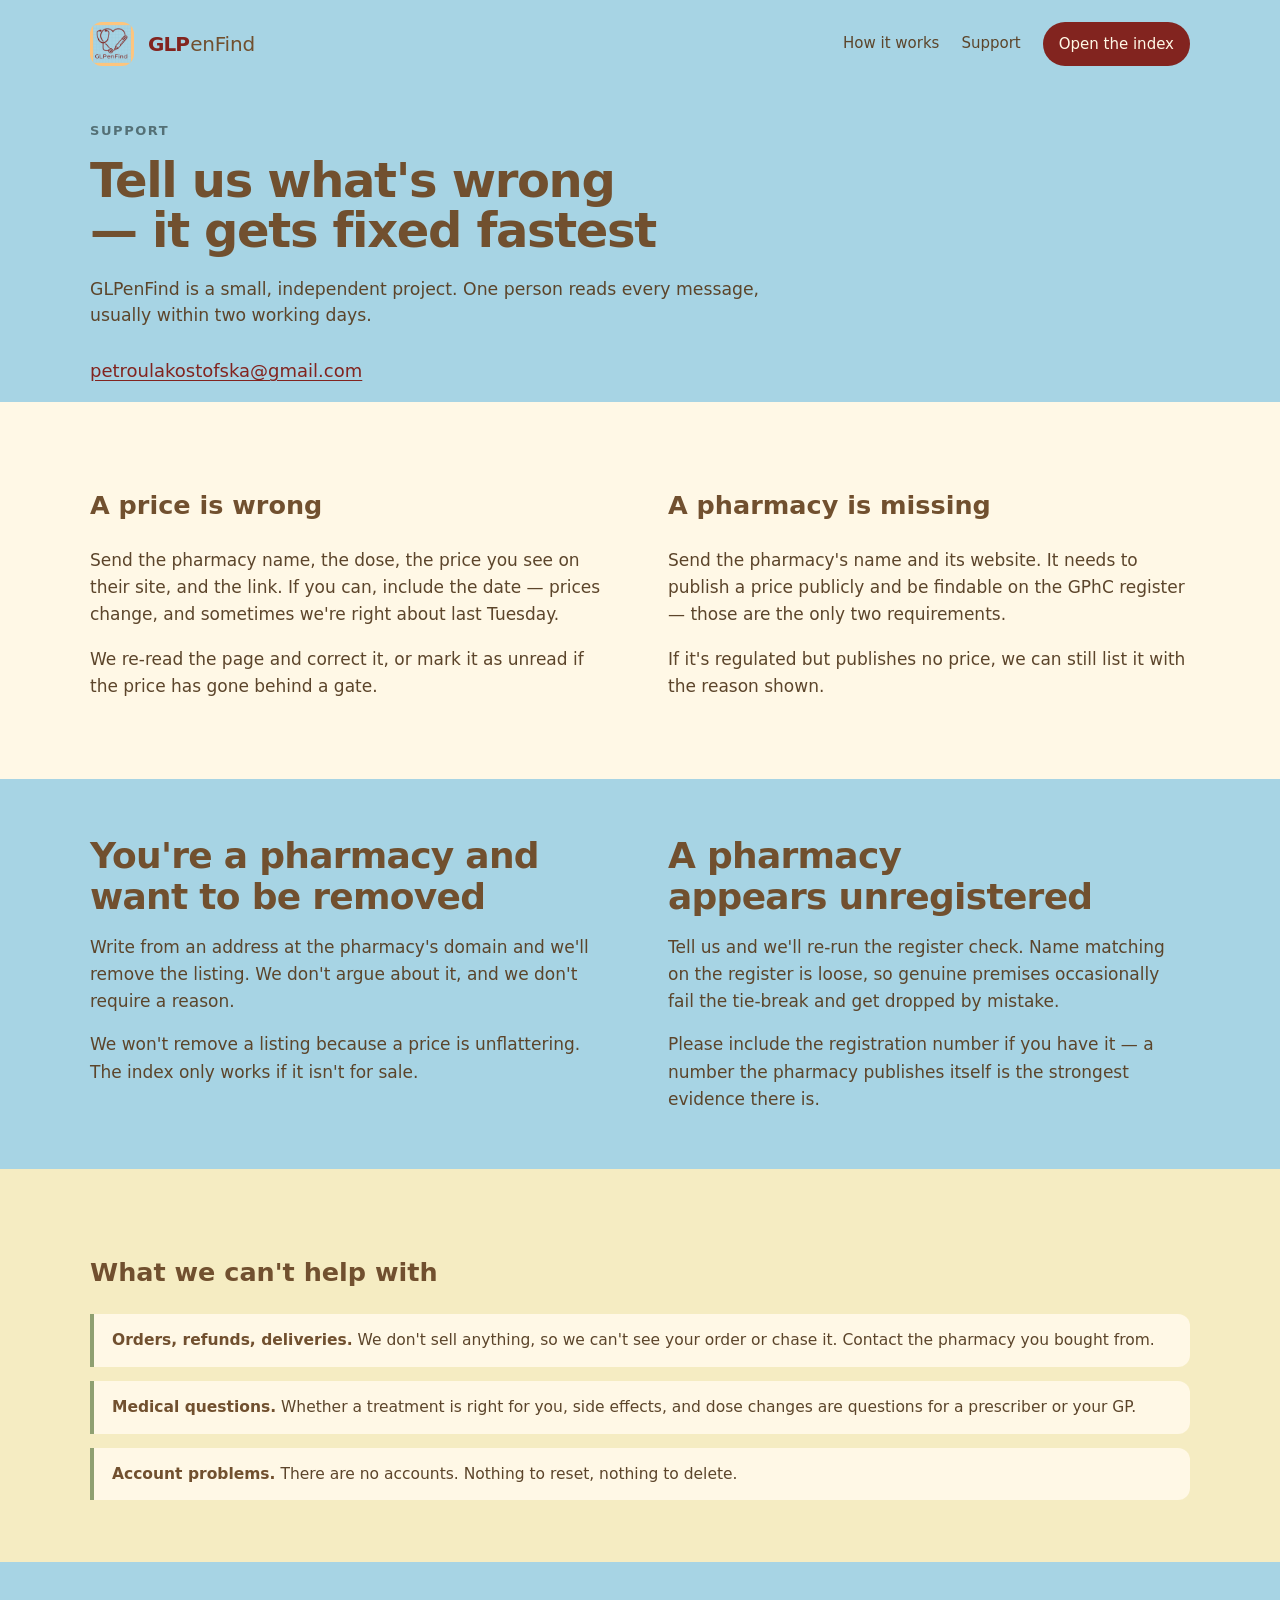
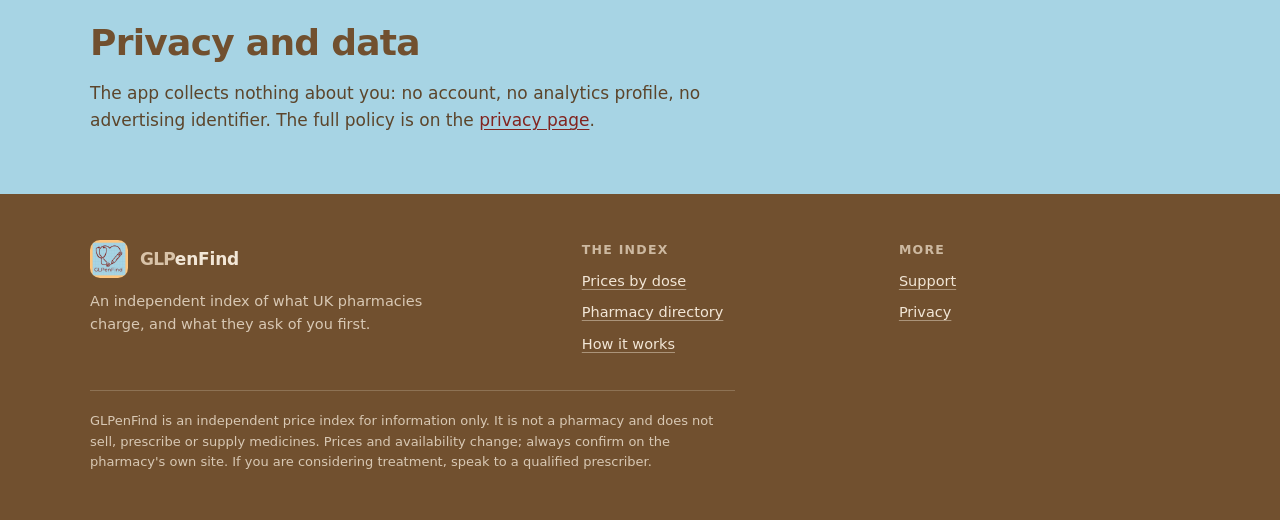
<file: support.html>
<!doctype html>
<html lang="en-GB">
<head>
<meta charset="utf-8">
<meta name="viewport" content="width=device-width, initial-scale=1">
<meta http-equiv="Cache-Control" content="no-store">
<title>Support — GLPenFind</title>
<meta name="description" content="Report a wrong price, request a pharmacy, or ask for a listing to be removed. How to reach GLPenFind.">
<meta name="theme-color" content="#a7d4e4">
<link rel="icon" href="icon-192.png">
<link rel="stylesheet" href="site.css?v=6">
</head>
<body>
<a class="skip" href="#main">Skip to content</a>

<div class="wrap">
  <header class="masthead">
    <img class="mark" src="img/logo.png" alt="">
    <a class="wordmark" href="index.html"><span class="glp">GLP</span>enFind</a>
    <nav class="nav">
      <a href="how-it-works.html">How it works</a>
      <a href="support.html" aria-current="page">Support</a>
      <a class="cta" href="prices.html">Open the index</a>
    </nav>
  </header>
</div>

<main id="main">
  <div class="wrap">
    <section style="padding:40px 0 16px">
      <p class="eyebrow">Support</p>
      <h1 style="font-size:clamp(30px,4.4vw,48px)">Tell us what's wrong — it gets fixed fastest</h1>
      <p class="lede">GLPenFind is a small, independent project. One person reads every message, usually within two working days.</p>
      <p class="sub" style="font-size:18px"><a href="mailto:petroulakostofska@gmail.com?subject=GLPenFind%20support">petroulakostofska@gmail.com</a></p>
    </section>
  </div>

  <div class="band">
    <div class="wrap">
      <div class="twoup">
        <div>
          <h2>A price is wrong</h2>
          <p class="sub">Send the pharmacy name, the dose, the price you see on their site, and the link. If you can, include the date — prices change, and sometimes we're right about last Tuesday.</p>
          <p class="sub">We re-read the page and correct it, or mark it as unread if the price has gone behind a gate.</p>
        </div>
        <div>
          <h2>A pharmacy is missing</h2>
          <p class="sub">Send the pharmacy's name and its website. It needs to publish a price publicly and be findable on the GPhC register — those are the only two requirements.</p>
          <p class="sub">If it's regulated but publishes no price, we can still list it with the reason shown.</p>
        </div>
      </div>
    </div>
  </div>

  <div class="wrap">
    <section style="padding:56px 0">
      <div class="twoup">
        <div>
          <h2>You're a pharmacy and want to be removed</h2>
          <p class="sub">Write from an address at the pharmacy's domain and we'll remove the listing. We don't argue about it, and we don't require a reason.</p>
          <p class="sub">We won't remove a listing because a price is unflattering. The index only works if it isn't for sale.</p>
        </div>
        <div>
          <h2>A pharmacy appears unregistered</h2>
          <p class="sub">Tell us and we'll re-run the register check. Name matching on the register is loose, so genuine premises occasionally fail the tie-break and get dropped by mistake.</p>
          <p class="sub">Please include the registration number if you have it — a number the pharmacy publishes itself is the strongest evidence there is.</p>
        </div>
      </div>
    </section>
  </div>

  <div class="band band-card">
    <div class="wrap">
      <h2>What we can't help with</h2>
      <ul class="limits" style="background:transparent">
        <li><b>Orders, refunds, deliveries.</b> We don't sell anything, so we can't see your order or chase it. Contact the pharmacy you bought from.</li>
        <li><b>Medical questions.</b> Whether a treatment is right for you, side effects, and dose changes are questions for a prescriber or your GP.</li>
        <li><b>Account problems.</b> There are no accounts. Nothing to reset, nothing to delete.</li>
      </ul>
    </div>
  </div>

  <div class="wrap">
    <section style="padding:60px 0">
      <h2>Privacy and data</h2>
      <p class="sub">The app collects nothing about you: no account, no analytics profile, no advertising identifier. The full policy is on the <a href="privacy.html">privacy page</a>.</p>
    </section>
  </div>
</main>

<footer>
  <div class="wrap">
    <div class="foot-grid">
      <div>
        <div class="foot-brand">
          <img class="mark" src="img/logo.png" alt="">
          <b><span class="glp">GLP</span>enFind</b>
        </div>
        <p style="margin:0;color:#d8c8b4;max-width:40ch">An independent index of what UK pharmacies charge, and what they ask of you first.</p>
      </div>
      <div>
        <h3>The index</h3>
        <ul>
          <li><a href="prices.html">Prices by dose</a></li>
          <li><a href="pharmacies.html">Pharmacy directory</a></li>
          <li><a href="how-it-works.html">How it works</a></li>
        </ul>
      </div>
      <div>
        <h3>More</h3>
        <ul>
          <li><a href="support.html">Support</a></li>
          <li><a href="privacy.html">Privacy</a></li>
        </ul>
      </div>
    </div>
    <p class="disclaimer">GLPenFind is an independent price index for information only. It is not a pharmacy and does not sell, prescribe or supply medicines. Prices and availability change; always confirm on the pharmacy's own site. If you are considering treatment, speak to a qualified prescriber.</p>
  </div>
</footer>
</body>
</html>
</file>
<file: site.css>
/* GLPenFind — marketing site. Palette: Apricot & Sky.
   Terracotta (#E1752B) appears only in the logo artwork: at 1.94:1 on the
   field it cannot carry text, so every word here sits in ink or oxblood. */

:root {
  --field: #a7d4e4;
  --card: #f5ecc2;
  --plate: #fff8e6;
  --ink: #71502f;
  --ink-soft: #5c452b;
  --oxblood: #82241f;
  --apricot: #fdc57e;
  --slate: #547076;
  --sage: #8fa071;
  --rule: rgba(113, 80, 47, .22);
  --measure: 62ch;
}

* { box-sizing: border-box; }

html { -webkit-text-size-adjust: 100%; }

body {
  margin: 0;
  background: var(--field);
  color: var(--ink);
  font: 400 17px/1.6 -apple-system, BlinkMacSystemFont, "Segoe UI", Inter, system-ui, sans-serif;
  -webkit-font-smoothing: antialiased;
}

img { max-width: 100%; display: block; }

a { color: var(--oxblood); text-underline-offset: 3px; }

.wrap { width: min(1100px, 100% - 40px); margin-inline: auto; }

.skip {
  position: absolute; left: -9999px; top: 0; background: var(--plate);
  color: var(--ink); padding: 12px 18px; z-index: 10; border-radius: 0 0 10px 0;
}
.skip:focus { left: 0; }

/* ---------- masthead ---------- */

.masthead {
  display: flex; align-items: center; gap: 14px;
  padding: 22px 0 10px;
}
.mark { width: 44px; height: 44px; border-radius: 12px; }
.wordmark {
  font-size: 20px; font-weight: 500; letter-spacing: -.2px; color: var(--ink);
  text-decoration: none;
}
.wordmark .glp { color: var(--oxblood); font-weight: 700; letter-spacing: -.9px; margin-right: 1px; }

.nav { margin-left: auto; display: flex; gap: 22px; align-items: center; }
.nav a {
  color: var(--ink-soft); text-decoration: none; font-size: 15px; font-weight: 500;
  padding: 6px 0; border-bottom: 2px solid transparent;
}
.nav a:hover, .nav a:focus-visible { border-bottom-color: var(--oxblood); color: var(--oxblood); }
.nav .cta {
  background: var(--oxblood); color: var(--plate); padding: 10px 16px;
  border-radius: 999px; border-bottom: 0;
}
.nav .cta:hover, .nav .cta:focus-visible { background: #6d1c18; color: var(--plate); }

/* ---------- hero ---------- */

.hero { padding: 26px 0 54px; display: grid; gap: 34px; }
@media (min-width: 900px) {
  .hero { grid-template-columns: 1.15fr .85fr; align-items: center; padding: 44px 0 64px; }
}

.eyebrow {
  display: inline-block; font-size: 13px; font-weight: 600; letter-spacing: .12em;
  text-transform: uppercase; color: var(--slate); margin: 0 0 14px;
}

h1 {
  font-size: clamp(34px, 5.4vw, 60px); line-height: 1.04; letter-spacing: -.028em;
  margin: 0 0 20px; font-weight: 600; text-wrap: balance;
}

.lede {
  font-size: clamp(17px, 1.35vw, 20px); line-height: 1.55; color: var(--ink-soft);
  max-width: var(--measure); margin: 0 0 28px; text-wrap: pretty;
}

.actions { display: flex; flex-wrap: wrap; gap: 12px; margin-bottom: 30px; }
.btn {
  display: inline-block; text-decoration: none; font-weight: 600; font-size: 16px;
  padding: 14px 22px; border-radius: 999px; border: 2px solid transparent;
  transition: transform .12s ease, background .12s ease;
}
.btn-solid { background: var(--oxblood); color: var(--plate); }
.btn-solid:hover, .btn-solid:focus-visible { background: #6d1c18; transform: translateY(-1px); }
.btn-ghost { border-color: var(--ink); color: var(--ink); }
.btn-ghost:hover, .btn-ghost:focus-visible { background: var(--card); transform: translateY(-1px); }

.stats {
  display: flex; flex-wrap: wrap; gap: 28px; padding: 18px 0 0;
  border-top: 1px solid var(--rule); max-width: 520px;
}
.stat b { display: block; font-size: 28px; line-height: 1.1; letter-spacing: -.02em; }
.stat span { font-size: 13.5px; color: var(--slate); }

.hero-art {
  background: var(--apricot); border-radius: 26px; padding: 18px 18px 10px;
  box-shadow: 0 18px 44px rgba(113, 80, 47, .2);
}
.hero-art img { border-radius: 14px; width: 100%; display: block; }
.hero-art figcaption {
  font-size: 13.5px; color: var(--ink-soft); margin: 16px 6px 8px;
  text-align: center; line-height: 1.45;
}

/* ---------- sections ---------- */

.band { background: var(--plate); padding: 62px 0; }
.band-card { background: var(--card); }

section h2 {
  font-size: clamp(25px, 3vw, 36px); line-height: 1.15; letter-spacing: -.02em;
  margin: 0 0 16px; font-weight: 600; max-width: 26ch; text-wrap: balance;
}
section p { max-width: var(--measure); margin: 0 0 16px; }
section p:last-child { margin-bottom: 0; }
.sub { color: var(--ink-soft); }

.twoup { display: grid; gap: 34px; }
@media (min-width: 860px) { .twoup { grid-template-columns: 1fr 1fr; gap: 56px; align-items: start; } }

.points { list-style: none; margin: 0; padding: 0; display: grid; gap: 18px; }
.points li { padding-left: 34px; position: relative; }
.points li::before {
  content: ""; position: absolute; left: 0; top: .45em; width: 14px; height: 14px;
  border-radius: 50%; border: 2px solid var(--oxblood);
}
.points b { display: block; font-size: 17px; }
.points span { color: var(--ink-soft); font-size: 15.5px; }

/* ease table */

.record-table {
  width: 100%; border-collapse: collapse; font-size: 15.5px;
  background: var(--plate); border-radius: 14px; overflow: hidden;
}
.record-table th, .record-table td { text-align: left; padding: 12px 16px; border-bottom: 1px solid var(--rule); }
.record-table th { font-size: 13px; letter-spacing: .08em; text-transform: uppercase; color: var(--slate); font-weight: 600; }
.record-table tr:last-child td { border-bottom: 0; }
.record-table td:last-child { text-align: right; font-variant-numeric: tabular-nums; font-weight: 600; }

/* screenshots */

.shots { display: grid; grid-template-columns: repeat(3, 1fr); gap: 18px; margin-top: 30px; }
.shots figure { margin: 0; }
.shots img {
  border-radius: 18px; box-shadow: 0 14px 30px rgba(113, 80, 47, .18);
  border: 5px solid var(--plate);
}
.shots figcaption { font-size: 13px; color: var(--slate); margin-top: 10px; text-align: center; }
@media (max-width: 700px) { .shots { grid-template-columns: 1fr 1fr; } .shots figure:last-child { display: none; } }

/* limits */

.limits { display: grid; gap: 14px; margin: 0; padding: 0; list-style: none; }
.limits li {
  background: var(--plate); border-left: 4px solid var(--sage); border-radius: 0 12px 12px 0;
  padding: 14px 18px; font-size: 15.5px; color: var(--ink-soft);
}
.limits b { color: var(--ink); }

/* ---------- closing CTA ---------- */

.closer { text-align: center; padding: 70px 0; }
.closer h2 { margin-inline: auto; max-width: 22ch; }
.closer p { margin-inline: auto; }
.closer .actions { justify-content: center; }

/* ---------- footer ---------- */

footer {
  background: var(--ink); color: #f2e6d6; padding: 46px 0 34px; font-size: 14.5px;
}
footer a { color: #f2e6d6; text-decoration-color: rgba(242, 230, 214, .45); }
.foot-grid { display: grid; gap: 26px; }
@media (min-width: 760px) { .foot-grid { grid-template-columns: 1.6fr 1fr 1fr; } }
.foot-brand { display: flex; align-items: center; gap: 12px; margin-bottom: 12px; }
.foot-brand .mark { width: 38px; height: 38px; border-radius: 10px; }
.foot-brand b { font-size: 17px; letter-spacing: -.2px; }
.foot-brand .glp { color: #d9c3a8; letter-spacing: -.8px; }
footer h3 {
  font-size: 12.5px; text-transform: uppercase; letter-spacing: .1em;
  color: #cdb9a1; margin: 0 0 10px; font-weight: 600;
}
footer ul { list-style: none; margin: 0; padding: 0; display: grid; gap: 8px; }
.disclaimer {
  margin-top: 34px; padding-top: 20px; border-top: 1px solid rgba(242, 230, 214, .22);
  color: #d8c8b4; font-size: 13px; max-width: 78ch;
}

@media (prefers-reduced-motion: reduce) {
  * { transition: none !important; }
}

/* ---------- small screens: brand on one line, nav on the next ---------- */
@media (max-width: 660px) {
  .masthead { flex-wrap: wrap; gap: 10px; padding: 16px 0 8px; }
  .mark { width: 38px; height: 38px; border-radius: 10px; }
  .wordmark { font-size: 18px; }
  .nav {
    width: 100%; margin-left: 0; justify-content: space-between;
    gap: 10px; border-top: 1px solid var(--rule); padding-top: 10px;
  }
  .nav a { white-space: nowrap; font-size: 14px; }
  .nav .cta { padding: 9px 14px; font-size: 14px; }
  .hero { padding-top: 18px; }
  .stats { gap: 20px; }
}
</file>
<file: styles.css>
:root {
  /* Apricot & Sky: #A7D4E4 field · #F5ECC2 card · #71502F ink · #82241F action
     #FDC57E apricot · #547076 slate · #8FA071 sage (tint only) */
  --field: #a7d4e4;
  --card: #f5ecc2;
  --ink: #71502f;
  --ink-soft: #5c452b;
  --oxblood: #82241f;
  --apricot: #fdc57e;
  --slate: #547076;
  --sage: #8fa071;
  --cream-plate: #fff8e6;

  /* legacy names kept so every existing rule resolves */
  --cream: var(--ink);
  --paper: var(--card);
  --white: var(--card);
  --sand: var(--apricot);
  --clay: var(--apricot);
  --sage-old: var(--sage);
  --amber: var(--apricot);
  --green: var(--slate);
  --navy: var(--ink);
  --slate-ink: var(--ink);
  --slate-warm: var(--ink-soft);
  --sienna: var(--oxblood);
  --sienna-deep: var(--oxblood);
  --cinnamon: var(--apricot);
  --cinnamon-light: var(--card);
  --turquoise: var(--slate);
  --turquoise-deep: var(--slate);
  --chartreuse: var(--apricot);
  --olive: var(--slate);
  --olive-deep: var(--ink);
  --magenta: var(--oxblood);
  --plum: var(--ink);
  --pink: var(--apricot);
  --veil: rgba(113, 80, 47, .09);
  --line: rgba(113, 80, 47, .18);
  --shadow: 0 1px 2px rgba(113, 80, 47, .08), 0 10px 26px rgba(113, 80, 47, .11);
  --r: 18px;
}

* { box-sizing: border-box; -webkit-tap-highlight-color: transparent; }

html, body {
  margin: 0;
  padding: 0;
  background: var(--sienna-deep);
  color: var(--cream);
  font-family: -apple-system, BlinkMacSystemFont, "SF Pro Text", "Segoe UI", system-ui, sans-serif;
  -webkit-font-smoothing: antialiased;
}

body { overscroll-behavior-y: none; }

.app {
  max-width: 560px;
  margin: 0 auto;
  padding: max(12px, env(safe-area-inset-top)) 16px calc(32px + env(safe-area-inset-bottom));
}

/* ---------- hero ---------- */
.hero { padding: 8px 4px 4px; }

.hero-top {
  display: flex;
  align-items: center;
  justify-content: space-between;
  gap: 8px;
  margin-bottom: 22px;
}

.live {
  display: inline-flex;
  align-items: center;
  gap: 7px;
  font-size: 12px;
  font-weight: 650;
  letter-spacing: .02em;
  text-transform: uppercase;
  color: var(--slate-ink);
  background: var(--cinnamon);
  border: 1px solid rgba(46, 69, 82, .12);
  padding: 6px 11px;
  border-radius: 999px;
}

.pulse {
  width: 7px; height: 7px; border-radius: 50%;
  background: var(--slate-ink);
  box-shadow: 0 0 0 0 rgba(46, 69, 82, .45);
  animation: pulse 2.4s infinite;
}
@keyframes pulse {
  0% { box-shadow: 0 0 0 0 rgba(46, 69, 82, .45); }
  70% { box-shadow: 0 0 0 7px rgba(46, 69, 82, 0); }
  100% { box-shadow: 0 0 0 0 rgba(46, 69, 82, 0); }
}

.ghost-btn {
  font: inherit;
  font-size: 13px;
  color: var(--cream);
  background: rgba(255, 246, 241, .1);
  border: 1px solid rgba(255, 246, 241, .38);
  border-radius: 999px;
  padding: 7px 13px;
  cursor: pointer;
}

h1 {
  margin: 0 0 10px;
  font-size: clamp(38px, 11vw, 52px);
  line-height: .96;
  letter-spacing: -.035em;
  font-weight: 780;
  color: var(--cream);
}
h1 span {
  color: var(--cream);
  text-decoration: underline;
  text-decoration-color: var(--turquoise);
  text-decoration-thickness: .13em;
  text-underline-offset: .09em;
  text-decoration-skip-ink: none;
}

.lede {
  margin: 0 0 22px;
  font-size: 15.5px;
  line-height: 1.45;
  color: rgba(255, 246, 241, .88);
  max-width: 30em;
}

.hero-stats {
  display: grid;
  grid-template-columns: repeat(3, 1fr);
  gap: 8px;
  margin-bottom: 10px;
}
.stat {
  background: var(--cinnamon-light);
  border: 1px solid rgba(46, 69, 82, .1);
  border-radius: 14px;
  padding: 12px 10px;
  text-align: left;
  color: var(--slate-ink);
}
.stat strong {
  display: block;
  font-size: 20px;
  letter-spacing: -.02em;
  font-variant-numeric: tabular-nums;
}
.stat span {
  font-size: 11px;
  color: var(--slate-warm);
  letter-spacing: .01em;
}
.checked {
  margin: 0;
  font-size: 12px;
  color: rgba(255, 246, 241, .85);
}

/* ---------- dose bar ---------- */
.doses {
  display: flex;
  gap: 8px;
  overflow-x: auto;
  padding: 18px 22px 6px 4px;
  scrollbar-width: none;
  scroll-snap-type: x proximity;
  -webkit-mask-image: linear-gradient(to right, #000 94%, transparent 100%);
  mask-image: linear-gradient(to right, #000 94%, transparent 100%);
}
.doses::-webkit-scrollbar { display: none; }

.dose {
  flex: 0 0 auto;
  font: inherit;
  font-size: 14px;
  font-weight: 640;
  font-variant-numeric: tabular-nums;
  color: var(--cream);
  background: rgba(255, 246, 241, .12);
  border: 1.5px solid rgba(255, 246, 241, .4);
  border-radius: 999px;
  padding: 9px 16px;
  cursor: pointer;
  transition: transform .12s ease, background .15s ease, border-color .15s ease;
}
.dose:active { transform: scale(.96); }
.dose.active {
  background: var(--paper);
  border-color: var(--paper);
  color: var(--slate-ink);
}

/* ---------- section heads ---------- */
.section-head {
  display: flex;
  align-items: baseline;
  justify-content: space-between;
  gap: 10px;
  margin: 26px 4px 12px;
}
.section-head h2 {
  margin: 0;
  font-size: 17px;
  letter-spacing: -.015em;
  font-weight: 700;
  color: var(--cream);
}
.hint { font-size: 12px; color: rgba(255, 246, 241, .8); }

/* ---------- lowest by dose ---------- */
.lowest-grid {
  display: grid;
  grid-template-columns: repeat(2, 1fr);
  gap: 9px;
}
.low-card {
  text-align: left;
  font: inherit;
  background: var(--cinnamon-light);
  border: 1px solid rgba(46, 69, 82, .1);
  border-radius: var(--r);
  padding: 13px 14px;
  cursor: pointer;
  color: var(--slate-ink);
  box-shadow: var(--shadow);
  transition: transform .14s ease, border-color .15s ease, background .15s ease;
}
.low-card:active { transform: scale(.985); }
.low-card.selected {
  border-color: var(--slate-ink);
  border-width: 1.5px;
  background: var(--paper);
}
.low-dose {
  font-size: 11px;
  font-weight: 680;
  letter-spacing: .06em;
  text-transform: uppercase;
  color: var(--slate-warm);
}
.low-price {
  display: block;
  font-size: 24px;
  font-weight: 760;
  letter-spacing: -.03em;
  font-variant-numeric: tabular-nums;
  margin: 3px 0 2px;
  color: var(--slate-ink);
}
.low-pharm {
  font-size: 12.5px;
  color: var(--slate-warm);
  white-space: nowrap;
  overflow: hidden;
  text-overflow: ellipsis;
}

/* ---------- segmented ---------- */
.segmented {
  display: grid;
  grid-template-columns: repeat(3, 1fr);
  gap: 3px;
  background: rgba(27, 47, 57, .22);
  border: 1px solid rgba(255, 246, 241, .22);
  border-radius: 13px;
  padding: 3px;
  margin: 0 4px;
}
.seg {
  font: inherit;
  font-size: 13.5px;
  font-weight: 620;
  color: rgba(255, 246, 241, .92);
  background: none;
  border: 0;
  border-radius: 10px;
  padding: 8px 6px;
  cursor: pointer;
}
.seg.active {
  background: var(--paper);
  color: var(--slate-ink);
  box-shadow: 0 1px 3px rgba(27, 47, 57, .18);
}

.sort-note {
  margin: 9px 6px 4px;
  font-size: 12px;
  color: rgba(255, 246, 241, .85);
  line-height: 1.4;
}

/* ---------- ranked list ---------- */
.list { display: flex; flex-direction: column; gap: 10px; padding-top: 10px; }

.card {
  position: relative;
  background: var(--cinnamon-light);
  border: 1px solid rgba(46, 69, 82, .1);
  border-radius: var(--r);
  padding: 15px 15px 13px;
  color: var(--slate-ink);
  box-shadow: var(--shadow);
  overflow: hidden;
}
.card.top { border-color: rgba(28, 127, 118, .45); }
.card.top::before {
  content: "";
  position: absolute; inset: 0 auto 0 0;
  width: 4px; background: var(--turquoise-deep);
}

.card-head {
  display: flex;
  align-items: flex-start;
  justify-content: space-between;
  gap: 10px;
}
.card-name {
  font-size: 16px;
  font-weight: 700;
  letter-spacing: -.01em;
  margin: 0;
  line-height: 1.2;
}
.rank {
  font-size: 11.5px;
  font-weight: 700;
  color: var(--slate-warm);
  font-variant-numeric: tabular-nums;
  min-width: 22px;
  padding-top: 2px;
}
.card-price {
  text-align: right;
  flex: 0 0 auto;
}
.card-price strong {
  display: block;
  font-size: 22px;
  font-weight: 770;
  letter-spacing: -.03em;
  font-variant-numeric: tabular-nums;
}
.card-price span {
  font-size: 11px;
  color: var(--slate-warm);
  letter-spacing: .02em;
}

.badges { display: flex; flex-wrap: wrap; gap: 5px; margin: 9px 0 0; }

.badge {
  font-size: 11px;
  font-weight: 600;
  padding: 4px 8px;
  border-radius: 7px;
  letter-spacing: .01em;
  white-space: nowrap;
}
.badge.ease { background: var(--cinnamon); color: var(--slate-ink); }
.badge.ease.good { background: var(--turquoise-deep); color: var(--cream); }
.badge.ease.hard { background: var(--paper); color: var(--slate-ink); box-shadow: inset 0 0 0 1px rgba(112, 128, 144, .6); }
.badge.rating { background: var(--cinnamon); color: var(--slate-ink); }
.badge.code { background: var(--sienna-deep); color: var(--cream); }
.badge.delivery { background: var(--paper); color: var(--slate-ink); }
.badge.gated { background: rgba(46, 69, 82, .1); color: #4a5a66; }

.steps {
  margin: 10px 0 0;
  font-size: 12px;
  color: var(--slate-warm);
  line-height: 1.45;
}
.steps b { color: var(--slate-ink); font-weight: 640; }

.card-foot {
  display: flex;
  align-items: flex-end;
  justify-content: space-between;
  gap: 12px;
  margin-top: 12px;
  padding-top: 11px;
  border-top: 1px solid rgba(112, 128, 144, .55);
}
.card-foot .meta {
  flex: 1 1 auto;
  min-width: 0;
  font-size: 11.5px;
  font-weight: 500;
  color: #3f332f;
  line-height: 1.35;
  overflow-wrap: anywhere;
}
.visit {
  flex: 0 0 auto;
  font: inherit;
  font-size: 13px;
  font-weight: 660;
  color: var(--cream);
  background: var(--turquoise-deep);
  border: 1px solid rgba(27, 47, 57, .2);
  border-radius: 11px;
  padding: 9px 14px;
  text-decoration: none;
  white-space: nowrap;
  transition: transform .1s ease, filter .15s ease;
}
.visit:active { transform: scale(.97); }

.empty {
  text-align: center;
  padding: 40px 20px;
  color: rgba(255, 246, 241, .85);
  font-size: 14px;
}

/* ---------- footer ---------- */
.foot {
  margin: 34px 4px 0;
  padding-top: 20px;
  border-top: 1px solid rgba(255, 246, 241, .28);
}
.foot h3 { font-size: 13px; margin: 0 0 8px; color: var(--cream); }
.foot p { font-size: 12.5px; line-height: 1.5; color: rgba(255, 246, 241, .82); margin: 0 0 10px; }
.fine { font-size: 11.5px; color: rgba(255, 246, 241, .72); }

/* ---------- sheet ---------- */
.sheet {
  position: fixed; inset: 0;
  background: rgba(27, 47, 57, .58);
  backdrop-filter: blur(3px);
  display: flex; align-items: flex-end;
  z-index: 20;
  padding: 16px;
}
.sheet[hidden] { display: none; }
.sheet-card {
  background: var(--paper);
  color: var(--slate-ink);
  border: 1px solid rgba(112, 128, 144, .4);
  border-radius: 24px;
  padding: 22px 20px calc(22px + env(safe-area-inset-bottom));
  width: 100%;
  max-width: 528px;
  margin: 0 auto;
  box-shadow: 0 -8px 40px rgba(27, 47, 57, .3);
}
.sheet-card h2 { margin: 0 0 12px; font-size: 20px; letter-spacing: -.02em; }
.sheet-card ul { margin: 0 0 12px; padding-left: 18px; }
.sheet-card li { font-size: 13.5px; line-height: 1.5; color: var(--slate-warm); margin-bottom: 9px; }
.sheet-card li strong { color: var(--slate-ink); }
.sheet-close {
  float: right;
  font: inherit; font-size: 13px;
  background: var(--cinnamon);
  border: 1px solid rgba(46, 69, 82, .18);
  border-radius: 999px;
  padding: 6px 12px;
  color: var(--slate-ink);
}

@media (prefers-color-scheme: dark) {
  /* deliberately not implemented: the sienna field is the brand surface, and a
     dark variant needs its own contrast pass rather than a filter */
}

.evidence-note {
  margin: 4px 6px 0;
  padding: 10px 12px;
  font-size: 11.5px;
  line-height: 1.45;
  color: var(--slate-ink);
  background: var(--paper);
  border: 1px solid rgba(112, 128, 144, .55);
  border-radius: 12px;
}

/* ---------- non-publishing pharmacies ---------- */
.toggle {
  display: flex;
  align-items: center;
  justify-content: space-between;
  gap: 10px;
  width: 100%;
  margin: 12px 0 0;
  padding: 12px 14px;
  font: inherit;
  font-size: 13px;
  font-weight: 600;
  text-align: left;
  color: var(--slate-ink);
  background: var(--cinnamon-light);
  border: 1.5px dashed rgba(112, 128, 144, .8);
  border-radius: 14px;
  cursor: pointer;
}
.toggle.on {
  border-style: solid;
  border-color: var(--turquoise-deep);
  background: var(--paper);
}
.toggle-count {
  flex: 0 0 auto;
  font-size: 11.5px;
  font-weight: 700;
  font-variant-numeric: tabular-nums;
  color: var(--paper);
  background: var(--slate-ink);
  border-radius: 999px;
  padding: 3px 9px;
}
.toggle.on .toggle-count { background: var(--turquoise-deep); color: var(--cream); }
.card.unread { background: #e7c9bc; }
.card.unread .card-name { color: var(--slate-warm); }
.no-price {
  font-size: 14px !important;
  font-weight: 660 !important;
  letter-spacing: -.01em !important;
  color: var(--slate-warm) !important;
}
.list-foot { margin: 6px 6px 0; line-height: 1.5; }

.badge.gphc {
  background: var(--paper);
  color: var(--slate-ink);
  font-variant-numeric: tabular-nums;
  letter-spacing: .01em;
}
.badge.gphc::before {
  content: "✓";
  margin-right: 4px;
  color: var(--turquoise-deep);
  font-weight: 800;
}




/* ---------- Apricot & Sky ---------- */
html, body { background: var(--field); color: var(--ink); }

/* iOS: content scrolls under the clock, which reads as a broken header.
   Mask the status-bar strip with the field colour so cards slide beneath it
   instead of colliding with it. env() is 0 on desktop, so this costs nothing
   in the browser. */
@supports (padding: max(0px)) {
  body::before {
    content: "";
    position: fixed;
    top: 0; left: 0; right: 0;
    height: env(safe-area-inset-top);
    background: var(--field);
    z-index: 30;
    pointer-events: none;
  }
}

.live { background: var(--apricot); color: var(--ink); border-color: rgba(113,80,47,.2); }
.pulse { background: var(--oxblood); box-shadow: 0 0 0 0 rgba(130,36,31,.5); animation: pulse 2.4s infinite; }
@keyframes pulse {
  0% { box-shadow: 0 0 0 0 rgba(130,36,31,.45); }
  70% { box-shadow: 0 0 0 7px rgba(130,36,31,0); }
  100% { box-shadow: 0 0 0 0 rgba(130,36,31,0); }
}
.ghost-btn { color: var(--ink); background: rgba(245,236,194,.6); border-color: rgba(113,80,47,.28); }

h1 { color: var(--ink); }
h1 span {
  color: var(--ink); background: none;
  text-decoration: underline;
  text-decoration-color: var(--oxblood);
  text-decoration-thickness: .13em;
  text-underline-offset: .09em;
  text-decoration-skip-ink: none;
  padding: 0;
}
.lede { color: var(--ink-soft); }

.stat { background: var(--card); border-color: rgba(113,80,47,.14); color: var(--ink); }
.stat span, .checked { color: var(--ink-soft); }

.dose { color: var(--ink); background: rgba(245,236,194,.62); border-color: rgba(113,80,47,.26); }
.dose.active { background: var(--oxblood); border-color: var(--oxblood); color: var(--cream-plate); }

.section-head h2 { color: var(--ink); }
.hint, .sort-note { color: var(--ink-soft); }

.low-card { background: var(--card); border-color: rgba(113,80,47,.14); color: var(--ink); }
.low-card.selected { border-color: var(--slate); border-width: 1.5px; background: #f2e6b6; }
.low-dose, .low-pharm { color: var(--ink-soft); }
.low-price { color: var(--ink); }

.segmented { background: rgba(113,80,47,.14); border-color: rgba(113,80,47,.22); }
.seg { color: var(--ink-soft); }
.seg.active { background: var(--card); color: var(--ink); box-shadow: 0 1px 3px rgba(113,80,47,.18); }

.card { background: var(--card); border-color: rgba(113,80,47,.14); color: var(--ink); }
.card.top { border-color: rgba(130,36,31,.4); }
.card.top::before { background: var(--oxblood); }
.rank, .card-price span, .card-foot .meta { color: var(--ink-soft); }
.steps { color: var(--ink-soft); }
.steps b { color: var(--ink); }

.badge.ease { background: var(--slate); color: #f4faf7; }
.badge.ease.good { background: var(--slate); color: #f4faf7; }
.badge.ease.hard { background: rgba(113,80,47,.07); color: var(--ink); box-shadow: inset 0 0 0 1px rgba(113,80,47,.24); }
.badge.rating { background: transparent; color: var(--ink); box-shadow: inset 0 0 0 1px rgba(113,80,47,.4); }
.badge.code { background: var(--ink); color: var(--cream-plate); border: 0; font: inherit; font-size: 11px; font-weight: 600;
  padding: 4px 8px; border-radius: 7px; cursor: pointer; display: inline-flex; align-items: center; gap: 4px; }
.badge.code:active { transform: scale(.96); }
.badge.delivery { background: var(--apricot); color: var(--ink); }
.badge.offer { background: transparent; color: var(--ink-soft); box-shadow: inset 0 0 0 1px rgba(113,80,47,.35); }
.badge.gated { background: rgba(113,80,47,.09); color: var(--ink-soft); }
.badge.gphc { background: transparent; color: var(--ink); box-shadow: inset 0 0 0 1px rgba(113,80,47,.32); }
.badge.gphc::before { color: var(--slate); }

.card-foot { border-top-color: rgba(84,112,118,.45); }
.visit { background: var(--oxblood); color: var(--cream-plate); border-color: rgba(113,80,47,.2); }

.empty, .foot p, .fine { color: var(--ink-soft); }
.foot h3 { color: var(--ink); }
.foot { border-top-color: rgba(84,112,118,.4); }

.sheet { background: rgba(61,42,25,.45); }
.sheet-card { background: var(--card); color: var(--ink); border-color: rgba(84,112,118,.4); }
.sheet-card li { color: var(--ink-soft); }
.sheet-card li strong { color: var(--ink); }
.sheet-close { background: var(--apricot); color: var(--ink); border-color: rgba(113,80,47,.18); }

.evidence-note { background: rgba(255,248,230,.7); border-color: rgba(84,112,118,.4); color: var(--ink); }

.toggle { background: var(--card); color: var(--ink); border-color: rgba(84,112,118,.6); }
.toggle.on { background: #f2e6b6; border-color: var(--slate); }
.toggle-count { background: var(--ink); color: var(--card); }
.toggle.on .toggle-count { background: var(--slate); color: #f4faf7; }

.card.unread { background: rgba(143,160,113,.26); }
.card.unread .card-name, .no-price { color: var(--ink-soft) !important; }

/* ---------- motion: four interactions, only when the OS allows it ---------- */
.live { position: relative; overflow: hidden; }
.live::after {
  content: ""; position: absolute; inset: 0; pointer-events: none; opacity: 0;
  background: linear-gradient(100deg, transparent 18%, rgba(255,255,255,.7) 50%, transparent 82%);
  transform: translateX(-120%);
}

.tick { width: 11px; height: 11px; flex: 0 0 auto; }
.tick path {
  fill: none; stroke: currentColor; stroke-width: 2.6;
  stroke-linecap: round; stroke-linejoin: round;
  stroke-dasharray: 16; stroke-dashoffset: 16;
}

@media (prefers-reduced-motion: no-preference) {
  /* 1. the live pill sweeps while prices are being pulled */
  .live.syncing::after { opacity: 1; animation: sweep 1.15s cubic-bezier(.3,.1,.3,1) forwards; }
  @keyframes sweep { from { transform: translateX(-120%); } to { transform: translateX(120%); } }

  /* 2. cards rise into place, staggered, so a long list reads as assembled */
  .card { animation: rise .18s cubic-bezier(.2,.7,.3,1) both; animation-delay: calc(var(--i, 0) * 16ms); }
  @keyframes rise { from { opacity: 0; transform: translateY(8px); } to { opacity: 1; transform: none; } }

  /* 3. the list cross-fades when the dose or the sort changes */
  .list.swap { animation: swap .18s ease-out both; }
  @keyframes swap { from { opacity: .3; } to { opacity: 1; } }

  /* 4. a tick draws itself when a code is copied */
  .badge.code.copied .tick path { animation: draw .3s ease-out forwards; }
  @keyframes draw { to { stroke-dashoffset: 0; } }
}

@media (prefers-reduced-motion: reduce) {
  *, *::before, *::after {
    animation-duration: .001ms !important;
    animation-iteration-count: 1 !important;
    transition-duration: .001ms !important;
    scroll-behavior: auto !important;
  }
}

/* ---------- the heart: care, not decoration ---------- */
.heart {
  width: 10px; height: 10px; flex: 0 0 auto;
  fill: var(--oxblood); vertical-align: -1px;
  margin-right: 5px; opacity: .92;
}
.heart.lg { width: 13px; height: 13px; vertical-align: -1.5px; margin-right: 6px; }

/* ---------- home explainer cards: full width, wrapping text ---------- */
.lowest-grid.stack { grid-template-columns: 1fr; gap: 10px; }
.low-card.tall { cursor: default; padding: 15px 16px; }
.low-card.tall .low-dose { display: flex; align-items: center; margin-bottom: 6px; font-size: 12px; }
.low-card.tall .low-pharm {
  white-space: normal; overflow: visible; text-overflow: clip;
  font-size: 13px; line-height: 1.5;
}

/* Pharmacies that publish no price at the selected dose.
   They are listed, not hidden — the gap belongs to them, not to the index. */
.card.missing-dose {
  background: rgba(143, 160, 113, .16);
  border: 1px dashed rgba(84, 112, 118, .34);
}
.card.missing-dose .card-name { color: var(--ink-soft); }
.card.missing-dose .rank { opacity: .4; }

.dose-gap {
  margin: 24px 0 10px;
  padding-top: 16px;
  border-top: 1px solid rgba(84, 112, 118, .22);
}
.dose-gap-title {
  margin: 0 0 4px;
  font-size: 15px;
  font-weight: 700;
  letter-spacing: -.01em;
  color: var(--ink);
}
.dose-gap .fine { margin: 0 0 14px; }

/* price condition marker: the figure depends on a plan */
.cond-mark{font-size:.78em;font-weight:700;vertical-align:super;line-height:0;color:var(--oxblood,#82241f);margin-left:1px}
.cond-note{margin:2px 0 0;font-size:12.5px;font-weight:600;line-height:1.4;color:var(--soft,#5c452b);opacity:.9}
.cond-note .cond-mark{font-size:.9em;vertical-align:baseline}

.price-col{display:flex;flex-direction:column;align-items:flex-end;gap:1px;max-width:46%;flex:0 0 auto}

/* consultation process: a factual list, deliberately unweighted */
.checks{margin:4px 0 0}
.checks-label{display:block;font-size:10px;letter-spacing:.08em;text-transform:uppercase;color:var(--ink-soft,#5c452b);opacity:.75;margin-bottom:2px}
.checks-list{display:flex;flex-wrap:wrap;gap:4px;margin:0;padding:0;list-style:none}
.checks-list li{font-size:11.5px;line-height:1.3;padding:2px 7px;border-radius:999px;background:rgba(84,112,118,.12);color:var(--ink,#71502f);border:1px solid rgba(84,112,118,.22)}
.checks-none{margin:0;font-size:11.5px;color:var(--ink-soft,#5c452b);opacity:.8}
.includes{margin:8px 0 0;font-size:11px;line-height:1.4;color:var(--ink-soft,#5c452b);opacity:.85}
</file>
